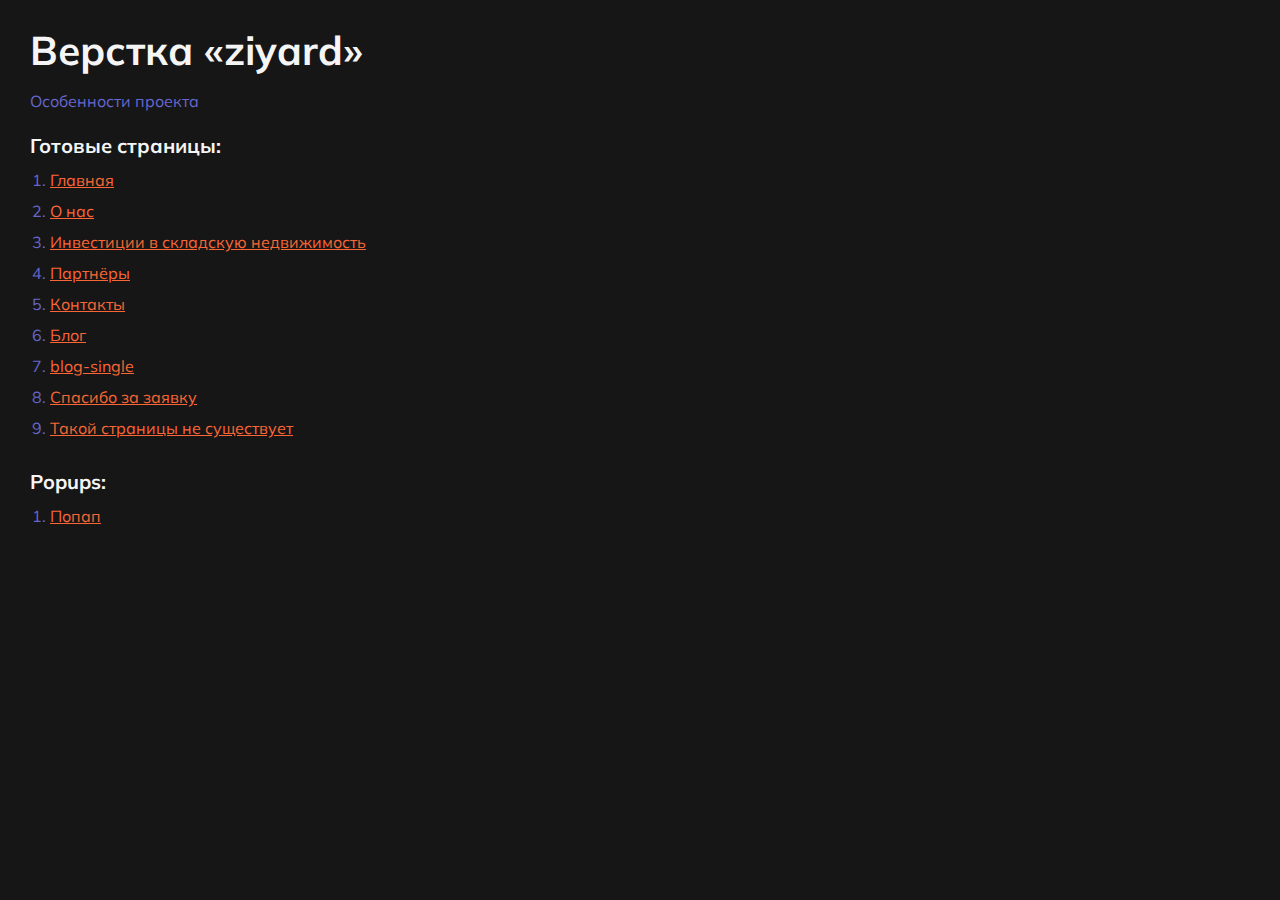
<file: index.html>
<!DOCTYPE html>
<html>

<head lang="ru">
	<meta charset="UTF-8">
	<meta name="viewport" content="width=device-width, initial-scale=1.0">
	<title>Верстка «ziyard»</title>
</head>

<body>
	<div class="rootpage">
		<div class="rootpage__pages">
			<h1>Верстка «ziyard»</h1>
			<div class="rootpage__info">
				Особенности проекта
			</div>
			<h2>Готовые страницы:</h2>
			<ol class="rootpage__list">
				<li><a target="_blank" href="home.html">Главная</a></li>
				<li><a target="_blank" href="about.html">О нас</a></li>
				<li><a target="_blank" href="investicii.html">Инвестиции в складскую недвижимость</a></li>
				<li><a target="_blank" href="partneram.html">Партнёры</a></li>
				<li><a target="_blank" href="contacts.html">Контакты</a></li>
				<li><a target="_blank" href="blog.html">Блог</a></li>
				<li><a target="_blank" href="blog-single.html">blog-single</a></li>
				<li><a target="_blank" href="thanks.html">Спасибо за заявку</a></li>
				<li><a target="_blank" href="404.html">Такой страницы не существует </a></li>
			</ol>
			<h2>Popups:</h2>
			<ol class="rootpage__list">
				<li><a target="_blank" href="home.html#call">Попап</a></li>
			</ol>
		</div>
	</div>
</body>
<style>
	@import url("https://fonts.googleapis.com/css?family=Mulish:regular,700&display=swap");

	:root {
		--white: #f5f5f5;
		--black: #161616;
		--orange: #fa6635;
		--purple: #66c;
		--txt: rgba(245, 245, 245, 0.8);
		--border: rgba(229, 229, 229, 0.4);
		--white-inactive: rgba(255, 255, 255, 0.6);
		--btn-hover: #e65221;
	}

	*,
	*::before,
	*::after {
		padding: 0;
		margin: 0;
		border: 0;
		box-sizing: border-box;
	}

	html,
	body {
		height: 100%;
		margin: 0;
		padding: 0;
		min-width: 320px;
		width: 100%;
		color: var(--purple);
		background-color: var(--black);
	}

	body {
		font-family: Mulish, sans-serif;
		line-height: 1;
		font-size: 1rem;
	}

	a {
		text-decoration: underline;
		color: var(--orange);
	}

	a:visited {
		text-decoration: underline;
		color: #aaa768;
	}

	a:hover {
		text-decoration: none;
	}

	ul li {
		list-style: none;
	}

	img {
		vertical-align: top;
	}

	.rootpage {
		padding: 30px;
	}

	.rootpage__pages {
		flex: 1 1 auto;
		display: flex;
		flex-direction: column;
		align-items: flex-start;
	}

	.rootpage__links {
		display: grid;
		gap: 30px;
		justify-content: center;
	}

	.rootpage__links-box {
		display: flex;
		gap: 30px;
	}

	.social-img {
		display: grid;
		grid-template-columns: repeat(2, 260px);
		align-items: center;
		justify-content: center;
		gap: 30px;
	}

	.social-img img {
		width: 260px;
		height: 300px;
	}

	.social-img p {
		text-align: center;
		font-size: .8rem;
		opacity: .4;
	}

	h1 {
		color: #f5f5f5;
		font-size: 2.5rem;
		margin: 0 0 1.25rem 0;
	}

	h2 {
		color: #f5f5f5;
		font-size: 1.25rem;
		margin: 0 0 1rem 0;
	}

	.rootpage__info {
		line-height: 140%;
		margin: 0 0 1.5rem 0;
	}

	.rootpage__list {
		margin: 0 0 2.25rem 1.25rem;
	}

	.rootpage__list li:not(:last-child) {
		margin: 0 0 15px 0;
	}

	.rootpage__contacts,
	.rootpage__tnx {
		padding: 20px 65px;
		line-height: 140%;
		max-width: 600px;
	}


	.rootpage__contacts {
		position: relative;
	}

	.rootpage__tnx:after,
	.rootpage__contacts:after {
		position: absolute;
		filter: blur(.5rem);
		opacity: .8;
		content: '';
		left: 0;
		top: 0;
		width: 100%;
		height: 100%;
	}

	.rootpage__contacts:after {
		background: #2d3fc2;
	}

	.rootpage__contacts a {
		color: #fff100;
	}

	.rootpage__tnx {
		position: relative;
	}

	.rootpage__tnx:after {
		background: #065c08;
	}

	h2,
	p {
		position: relative;
		z-index: 2;
	}

	@media (min-width: 767px) {
		.social-img p {
			grid-column: span 2;
		}
	}

	@media (max-width: 767px) {
		.rootpage {
			padding: 30px 15px;
		}

		h1 {
			font-size: 1.85rem;
			margin: 0 0 1.25rem 0;
		}

		h2 {
			font-size: 1.125rem;
			margin: 0 0 1rem 0;
		}

		.rootpage__contacts,
		.rootpage__tnx {
			padding: 20px;
		}

		.rootpage__links-box {
			flex-wrap: wrap;
			justify-content: center;
			text-align: center;
		}

		.social-img {
			justify-items: center;
			grid-template-columns: 1fr;
		}
	}

	@media (max-width: 480px) {

		.rootpage__tnx,
		.rootpage__contacts {
			width: 100%;
			padding: 20px;
			font-size: 14px;
		}

		h2 {
			margin-bottom: .55rem;
		}

		.rootpage__tnx,
		.rootpage__contacts {
			text-align: center;
		}

		.social-img img {
			width: 100%;
			height: auto;
		}
	}
</style>

</html>
</file>
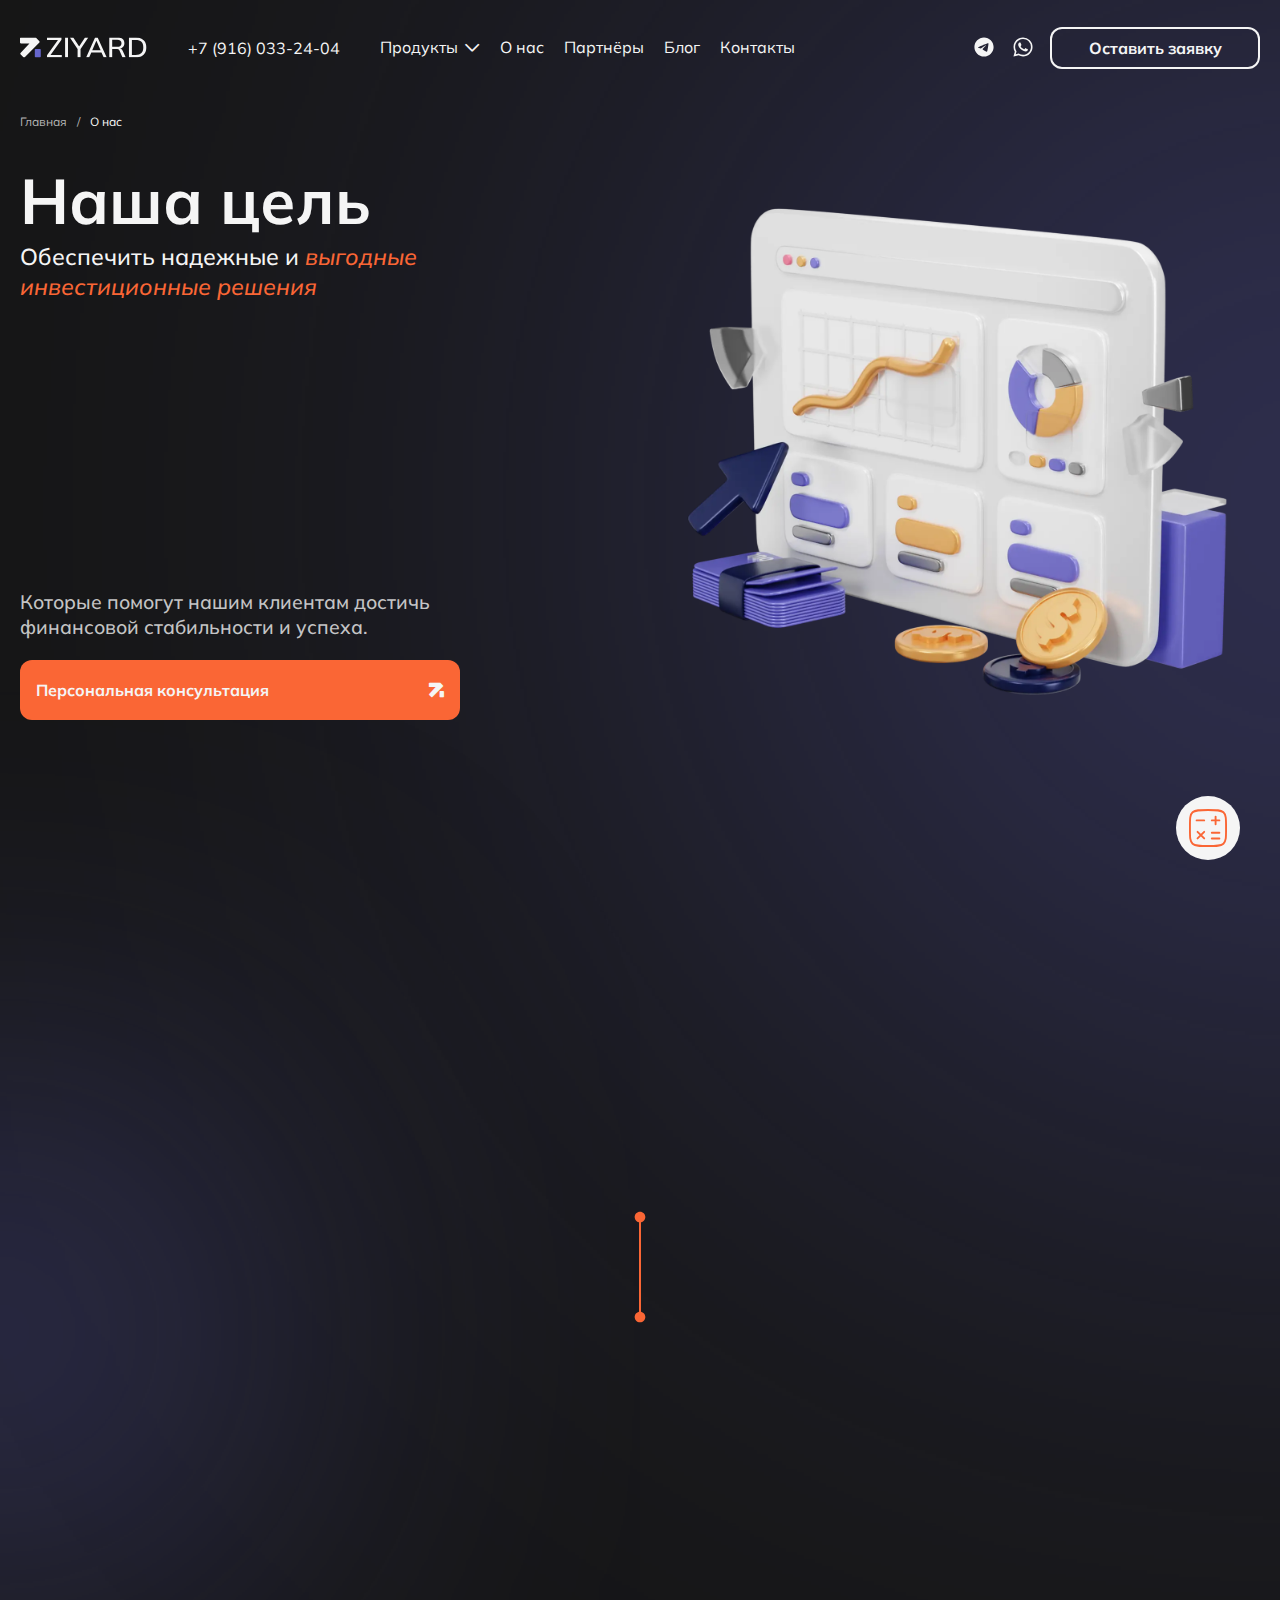
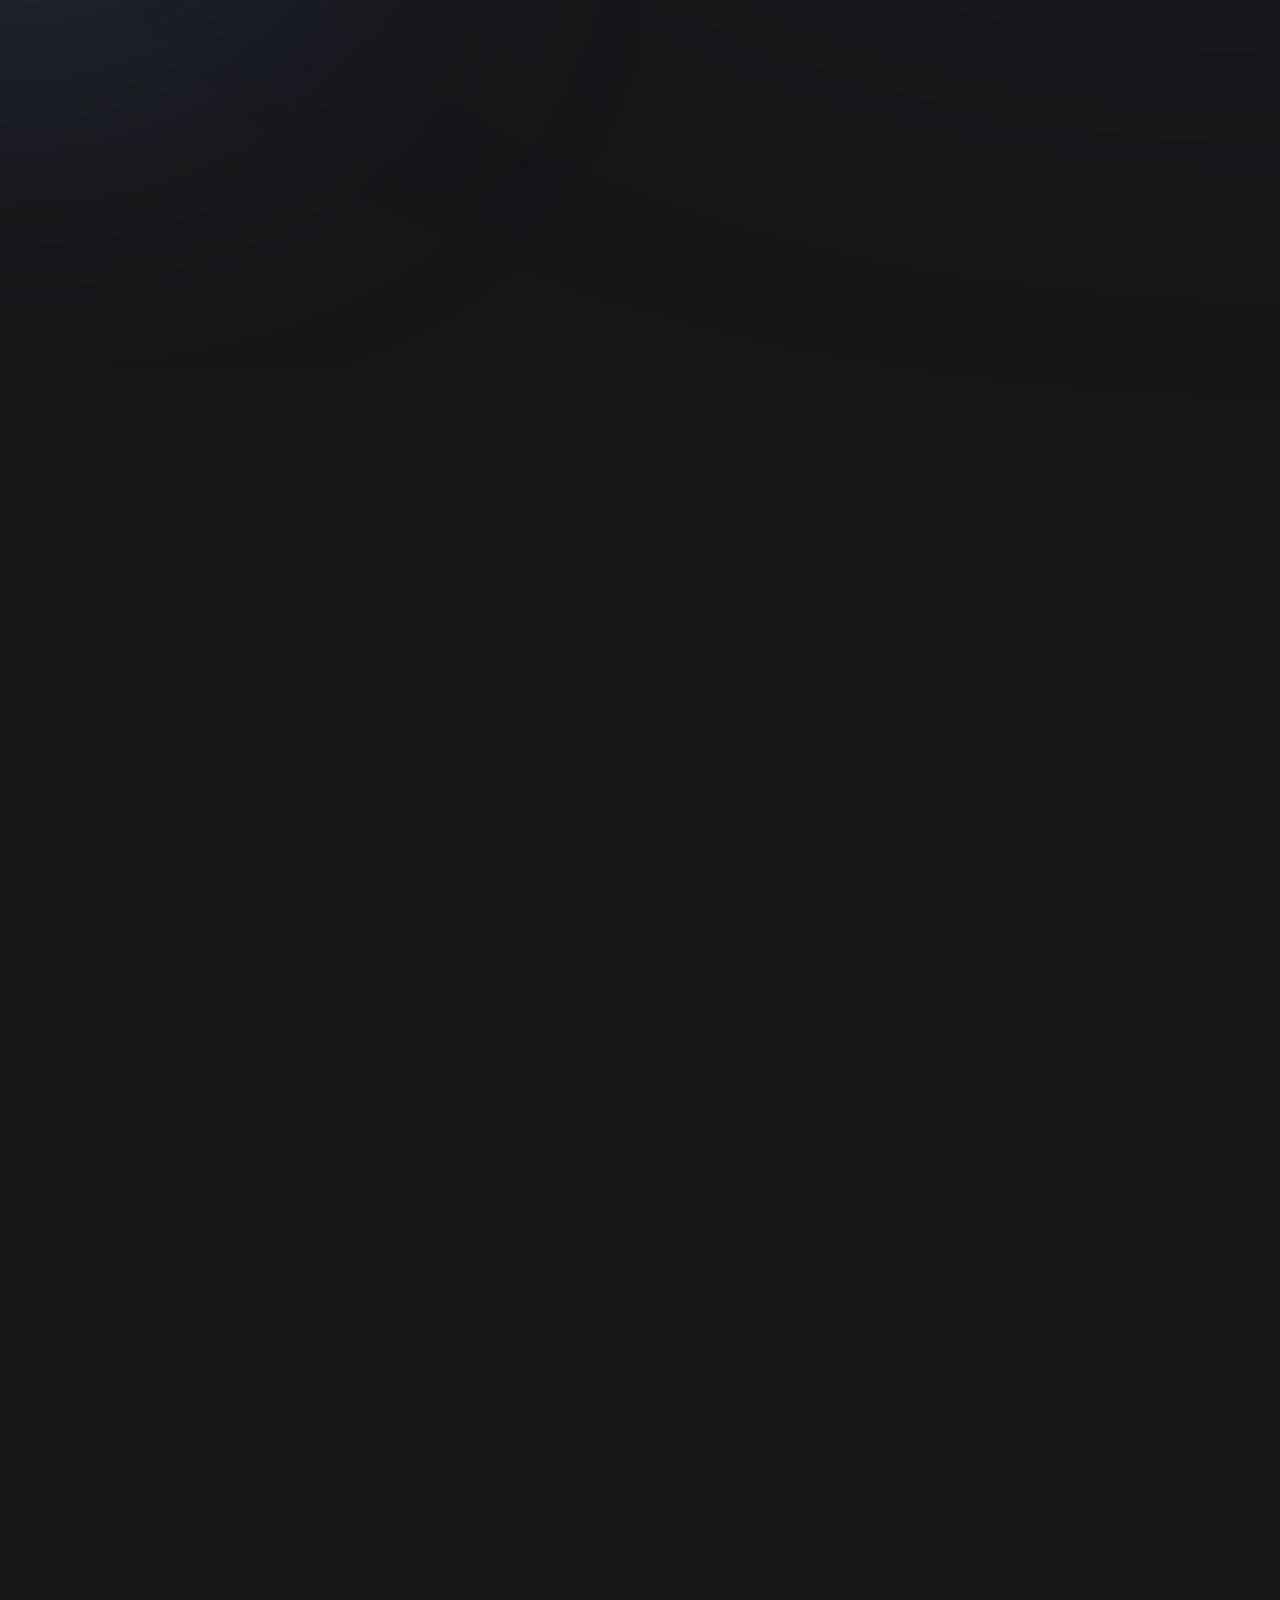
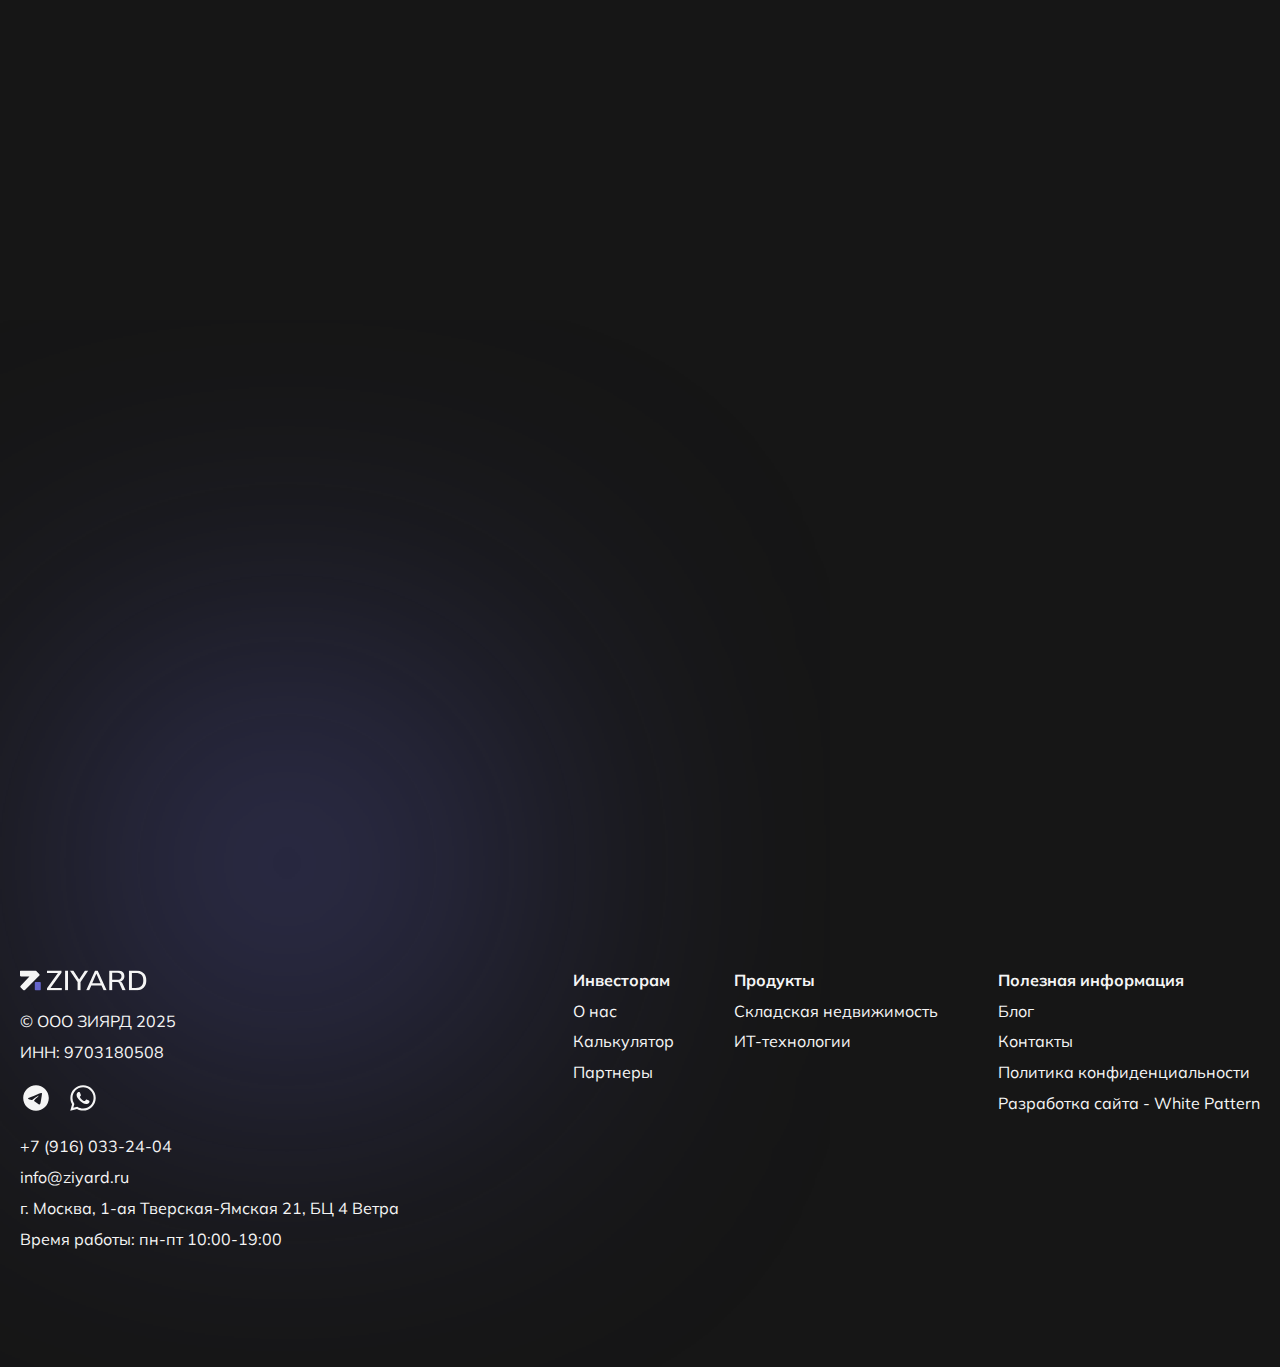
<file: about.html>
<!DOCTYPE html>
<html lang="ru">

<head>
	<title>О нас</title>
	<meta charset="UTF-8">
	<meta name="format-detection" content="telephone=no">
	<link rel="stylesheet" href="css/style.min.css">
	<link rel="shortcut icon" href="favicon.ico">
	<!-- <meta name="robots" content="noindex, nofollow"> -->
	<meta name="viewport" content="width=device-width, initial-scale=1.0">
	<!--	 <style>body{opacity: 0;}</style>-->
	<style>
		/* Начальное состояние */
		body {
			opacity: 0;
			transition: opacity 0.5s ease-in-out;
		}

		/* Класс, добавляемый после загрузки */
		html.loaded body {
			opacity: 1;
		}
	</style>
</head>

<body>
	<div class="wrapper">
		<header class="header wow animate__fadeInDown" data-scroll="220">
			<div class="header__container">
				<div class="header__left">
					<a href="/" class="header__logo logo"><img src="img/logo.svg" alt="Logo"></a>
					<a class="header__tel" href="tel:+7 (916) 033-24-04">+7 (916) 033-24-04</a>
					<div class="header__menu menu">
						<nav class="menu__body">
							<ul class="menu__list">
								<li class="menu__item has-submenu" data-spoilers="991.98">
									<a href="#" class="menu__link _icon-dropdown" data-spoiler>Продукты</a>
									<ul class="submenu">
										<li><a href="">Инвестиции в&nbsp;складскую недвижимость</a></li>
										<li><a href="">Стратегии прибыльных вложений в&nbsp;коммерческую недвижимость</a></li>
									</ul>
								</li>
								<li class="menu__item"><a href="#" class="menu__link">О нас</a></li>
								<li class="menu__item"><a href="#" class="menu__link">Партнёры</a></li>
								<li class="menu__item"><a href="#" class="menu__link">Блог</a></li>
								<li class="menu__item"><a href="#" class="menu__link">Контакты</a></li>
							</ul>
							<div class="menu__body-mobile">
							</div>
						</nav>
					</div>
				</div>
				<div class="header__right">
					<div class="header__social social" data-da=".menu__body-mobile, 991.98,last">
						<a href="" class="social__item">
							<svg>
								<use xlink:href="img/icons/icons.svg#tg"></use>
							</svg>
						</a>
						<a href="" class="social__item">
							<svg>
								<use xlink:href="img/icons/icons.svg#wp"></use>
							</svg>
						</a>
					</div>
					<button class="header__btn button button_outline" data-popup="#call" data-da=".menu__body-mobile, 991.98,last" type="button">Оставить заявку
					</button>
					<button type="button" class="menu__icon icon-menu"><span></span></button>
				</div>
				<div class="header__submenu">
					<div class="solution-inner">
						<div class="solution-inner__item item-solution wow animate__fadeInUp">
							<div class="item-solution__top">
								<div class="item-solution__title title title_h3">Инвестиции в&nbsp;складскую <br>
									недвижимость
								</div>
								<div class="item-solution__text">Это надёжный способ вложения, который обеспечивает
									<span>стабильный доход до&nbsp;45%.</span> Высокий спрос на&nbsp;складские помещения
									даёт гарантии
									востребованности и&nbsp;перспективу роста данного рынка. Работая с&nbsp;проверенными
									застройщиками, мы подбираем лучшие объекты для&nbsp;надёжности и&nbsp;прибыльности ваших
									вложений.
								</div>
							</div>
							<a href="" class="item-solution__link streched-link _icon-arrow"></a>
							<img src="img/solution/01.webp" alt="Image" class="item-solution__img">
						</div>
						<div class="solution-inner__item item-solution wow animate__fadeInUp">
							<div class="item-solution__top">
								<div class="item-solution__title title title_h3">Вложения в&nbsp;ИТ-технологии <br> для
									управления
									недвижимостью
								</div>
								<div class="item-solution__text">
									Мы видим большой потенциал в&nbsp;цифровизации процесса аренды недвижимости. Новые
									технологии
									трансформируют рынок сдачи внаём, упрощая процессы и&nbsp;создавая новые возможности
									для получения дохода. Вложения в&nbsp;эту сферу позволяют диверсифицировать ваш портфель
									и&nbsp;сделать стратегически важный шаг к&nbsp;росту доходности вложений в&nbsp;самой
									трендовой
									отрасли.
								</div>
							</div>
							<a href="" class="item-solution__link streched-link _icon-arrow"></a>
							<img src="img/solution/02.webp" alt="Image" class="item-solution__img">
						</div>
					</div>
				</div>
			</div>
		</header>

		<main class="page">
			<nav class="breadcrumbs wow animate__fadeInUp">
				<div class="breadcrumbs__container">
					<ul class="breadcrumbs__list">
						<li class="breadcrumbs__item"><a href="" class="breadcrumbs__link">Главная</a></li>
						<li class="breadcrumbs__item"><span class="breadcrumbs__current">О нас</span>
						</li>
					</ul>
				</div>
			</nav>
			<section class="hero hero_inner section-bottom">
				<svg class="hero__dec" viewBox="0 0 3508 3508" fill="none" xmlns="http://www.w3.org/2000/svg" preserveAspectRatio="xMidYMid meet">
					<g filter="url(#filter0_f_176_30)">
						<circle cx="1754" cy="1754" r="453" fill="#6666CC" />
					</g>

					<defs>
						<filter id="filter0_f_176_30" x="0.512085" y="0.512085" filterUnits="userSpaceOnUse" color-interpolation-filters="sRGB">
							<feGaussianBlur in="SourceGraphic" stdDeviation="1" />
							<feFlood flood-opacity="0" result="BackgroundImageFix" />
							<feBlend mode="normal" in="SourceGraphic" in2="BackgroundImageFix" result="shape" />
							<feGaussianBlur stdDeviation="550" />
						</filter>
					</defs>
				</svg>
				<div class="hero__container">
					<div class="hero__info info-hero">
						<div class="info-hero__top wow animate__fadeInUp">
							<h1 class="info-hero__title">Наша цель </h1>
							<div class="info-hero__text title title_h4 _default">Обеспечить надежные и <i>выгодные <br>
									инвестиционные решения</i>
							</div>
						</div>
						<div class="info-hero__bottom wow animate__fadeInUp">
							<div class="text-xl">Которые помогут нашим клиентам достичь финансовой стабильности и успеха.
							</div>
							<button class="info-hero__btn button button_icon _icon-arrow" data-popup="#call" type="button">
								Персональная консультация
							</button>
						</div>
					</div>
					<div class="hero__img wow animate__fadeInUp" data-da=".hero__info, 767.98,1">
						<img class="ibg" src="img/about/about-img.webp" alt="Image">
					</div>
				</div>
			</section>
			<section class="about section-bottom">
				<img src="img/about-blur.svg" alt="Image" class="about__blur">
				<div class="about__container">
					<div class="about__wrapper">
						<h2 class="about__title title title_h2 wow animate__fadeInUp"><i>О нас</i></h2>
						<div class="about__accent-text title title_h3 wow animate__fadeInUp">Наша миссия&nbsp;—
							содействовать росту и&nbsp;развитию
							наших клиентов
							через профессиональные финансовые решения и&nbsp;индивидуальный подход.
						</div>
						<div class="about__text text-main wow animate__fadeInUp">Компания Ziyard создана для&nbsp;оказания
							услуг финансового
							консультанта
							и&nbsp;агента. Мы работаем в&nbsp;сфере долгосрочных вложений более 6&nbsp;лет. Организуем
							взаимовыгодные
							инвестиции для&nbsp;наших ключевых партнёров с&nbsp;доходностью в&nbsp;среднем 40% для&nbsp;конечных
							инвесторов.
							Основное направление работы связано с&nbsp;финансированием перспективных проектов надёжных
							застройщиков
							и&nbsp;ИТ-технологий в&nbsp;сфере недвижимости. В&nbsp;условиях дефицита надёжных инвестиционных
							инструментов
							в&nbsp;России, наша компания, одна из&nbsp;немногих, реализует рабочие стратегии по&nbsp;увеличению
							вашего
							капитала. Мы инвестируем в&nbsp;реальные активы с&nbsp;минимальными рисками и&nbsp;гарантированным
							спросом&nbsp;—
							складскую недвижимость.
						</div>
					</div>
					<div class="about__dec">
						<img src="img/about/dec-about.svg" alt="Image">
					</div>
					<div class="about__info info-about wow animate__fadeInUp">
						<div class="info-about__text text-main">
							Наш опыт позволяет точно определять тенденции и&nbsp;выстраивать грамотные концепции. Команда
							Ziyard
							состоит из&nbsp;высококлассных экспертов с&nbsp;опытом работы в&nbsp;финансовой сфере не&nbsp;менее
							10&nbsp;лет и&nbsp;сертификатами ФСФР 1.0&nbsp;и&nbsp;5.0. Каждый клиент получает персональный
							расчёт
							риск-менеджмента и&nbsp;money-менеджмента, который выполняется быстро и&nbsp;профессионально
							благодаря полной автоматизации процессов.
						</div>
						<div class="info-about__img">
							<img src="img/about/about-info-img.webp" alt="Image" class="ibg">
						</div>
					</div>
				</div>
			</section>
			<section class="faq section-bottom">
				<div class="faq__container">
					<div class="faq__block block-text wow animate__fadeInUp">
						<h2 class="block-text__title title title_h2 _default">Преимущества <i>работы с&nbsp;нами</i></h2>
					</div>
					<div class="faq__info spollers spollers_benefits">
						<div class="spollers__item wow animate__fadeInUp">
							<div class="spollers__title title title_h3">
								<i class="spollers__icon icon"><img src="img/icons/faq/06.svg" alt="Image"></i>
								<strong>Удобство и функциональность:</strong>
								<small>01</small>
							</div>
							<div class="spollers__body">
								<div class="text-main color-txt">
									мы делаем процесс инвестирования максимально комфортным для вас.
								</div>
							</div>
						</div>
						<div class="spollers__item wow animate__fadeInUp">
							<div class="spollers__title title title_h3">
								<i class="spollers__icon icon"><img src="img/icons/faq/07.svg" alt="Image"></i>
								<strong>Прозрачное регулирование и лицензии:</strong>
								<small>02</small>
							</div>
							<div class="spollers__body">
								<div class="text-main color-txt">
									ваша уверенность и безопасность — наш приоритет.
								</div>
							</div>
						</div>
						<div class="spollers__item wow animate__fadeInUp">
							<div class="spollers__title title title_h3">
								<i class="spollers__icon icon"><img src="img/icons/faq/01.svg" alt="Image"></i>
								<strong>Создание инвестиционных стратегий:</strong>
								<small>03</small>
							</div>
							<div class="spollers__body">
								<div class="text-main color-txt">
									наши экспертность и&nbsp;опыт — основа успеха ваших инвестиций.
								</div>
							</div>
						</div>
						<div class="spollers__item wow animate__fadeInUp">
							<div class="spollers__title title title_h3">
								<i class="spollers__icon icon"><img src="img/icons/faq/08.svg" alt="Image"></i>
								<strong>Минимальный порог входа</strong>
								<small>04</small>
							</div>
							<div class="spollers__body">
								<div class="text-main color-txt">
									начать инвестировать с нами может каждый.
								</div>
							</div>
						</div>
						<div class="spollers__item wow animate__fadeInUp">
							<div class="spollers__title title title_h3">
								<i class="spollers__icon icon"><img src="img/icons/faq/05.svg" alt="Image"></i>
								<strong>Поддержка 24/7</strong>
								<small>05</small>
							</div>
							<div class="spollers__body">
								<div class="text-main color-txt">
									мы всегда на связи для ваших вопросов и&nbsp;консультаций.
								</div>
							</div>
						</div>
						<div class="spollers__item wow animate__fadeInUp">
							<div class="spollers__title title title_h3">
								<i class="spollers__icon icon"><img src="img/icons/faq/05.svg" alt="Image"></i>
								<strong>Обучение для новичков:</strong>
								<small>06</small>
							</div>
							<div class="spollers__body">
								<div class="text-main color-txt">
									погружение в&nbsp;мир инвестиций быстро и&nbsp;эффективно.
								</div>
							</div>
						</div>
						<div class="spollers__item wow animate__fadeInUp">
							<div class="spollers__title title title_h3">
								<i class="spollers__icon icon"><img src="img/icons/faq/05.svg" alt="Image"></i>
								<strong>Аудит безопасности:</strong>
								<small>07</small>
							</div>
							<div class="spollers__body">
								<div class="text-main color-txt">
									ваши вложения под надежной защитой.
								</div>
							</div>
						</div>
						<div class="spollers__item wow animate__fadeInUp">
							<div class="spollers__title title title_h3">
								<i class="spollers__icon icon"><img src="img/icons/faq/05.svg" alt="Image"></i>
								<strong>Значимые партнерства: </strong>
								<small>08</small>
							</div>
							<div class="spollers__body">
								<div class="text-main color-txt">
									работаем только с проверенными и надежными партнерами.
								</div>
							</div>
						</div>
						<div class="spollers__item wow animate__fadeInUp">
							<div class="spollers__title title title_h3">
								<i class="spollers__icon icon"><img src="img/icons/faq/05.svg" alt="Image"></i>
								<strong>Гибкие условия:</strong>
								<small>09</small>
							</div>
							<div class="spollers__body">
								<div class="text-main color-txt">
									индивидуальный подход к&nbsp;каждому инвестору.
								</div>
							</div>
						</div>
						<div class="spollers__item wow animate__fadeInUp">
							<div class="spollers__title title title_h3">
								<i class="spollers__icon icon"><img src="img/icons/faq/05.svg" alt="Image"></i>
								<strong>Отчетность:</strong>
								<small>10</small>
							</div>
							<div class="spollers__body">
								<div class="text-main color-txt">
									полный контроль за&nbsp;вашими инвестициями.
								</div>
							</div>
						</div>
					</div>
					<div class="block-action wow animate__fadeInUp">
						<div class="block-action__text title title_h3">
							Наше сотрудничество подтверждает трехсторонний договор, который гарантирует надежность и
							прозрачность ваших инвестиций с Ziyard.
						</div>
						<div class="block-action__btn">
							<button class="button button_icon _icon-arrow button--fw" data-popup="#call" type="button">
								Оставить заявку
							</button>
						</div>
					</div>
				</div>
			</section>
			<section class="about-block section-margin-bottom wow animate__fadeInUp" style="background-image: url(img/about/about-block-bg.svg);">
				<div class="about-block__container">
					<h2 class="about-block__title title title_h2">Срок инвестиций от&nbsp;12&nbsp;месяцев <i>с&nbsp;доходностью от&nbsp;35%</i> </h2>
					<div class="about-block__text title title_h4">Эти условия уникальны и&nbsp;доступны только сейчас, в&nbsp;условиях повышенного спроса на&nbsp;складскую недвижимость. Не&nbsp;упустите шанс стать частью успешного тренда&nbsp;— действуйте быстрее, чтобы&nbsp;обеспечить своё место в&nbsp;этом прибыльном сегменте рынка!</div>
					<div class="about-block__action">
						<button class="button button_icon _icon-arrow button--fw" data-popup="#call" type="button">
							Связаться с нами
						</button>
					</div>
				</div>
			</section>

			<section class="feedback">
				<img src="img/feedback-blur.svg" alt="Image" class="feedback__blur">
				<div class="feedback__container">
					<div class="feedback__block wow animate__fadeInUp">
						<h2 class="feedback__title title title_h2">Мы рады вашему <i>интересу к Ziyard!</i></h2>
						<div class="feedback__text text-xl">Оставьте данные, и&nbsp;наш менеджер свяжется с&nbsp;вами в&nbsp;течение
							24&nbsp;часов, чтобы ответить на&nbsp;вопросы и&nbsp;предложить лучшие инвестиционные решения.
						</div>
					</div>
					<div class="feedback__form form">
						<form action="">
							<div class="form__inner">
								<div class="form__row wow animate__fadeInUp">
									<label for="name" class="form__label title title_h3">Имя</label>
									<div class="form__input">
										<input id="name" type="text" placeholder="" class="input">
									</div>
								</div>
								<div class="form__row wow animate__fadeInUp">
									<label for="phone" class="form__label title title_h3">Телефон</label>
									<div class="form__input">
										<input type="text" id="phone" placeholder="+7 (999) 999-99-99" class="input js-tel">
									</div>

								</div>
								<div class="form__row wow animate__fadeInUp">
									<div class="checkbox">
										<input id="c_" data-error="Ошибка" checked class="checkbox__input" type="checkbox" value="1" name="form[]">
										<label for="c_" class="checkbox__label">
											<span class="checkbox__text color-txt">Я согласен(на) с <a href="">Политикой конфиденциальности</a> и&nbsp;даю согласие на&nbsp;обработку персональных данных</span>
										</label>
									</div>
								</div>
								<div class="form__row wow animate__fadeInUp">
									<button class="form__button button button_icon _icon-arrow" data-popup="#call" type="submit">Заказать
										обратный
										звонок
									</button>
								</div>
							</div>
						</form>
					</div>
				</div>
			</section>

		</main>
		<footer class="footer">
			<div class="footer__container">
				<div class="footer__info">
					<a href="/" class="footer__logo logo"><img src="img/logo.svg" alt="Logo"></a>

					<ul class="footer__text text-main">
						<li> © ООО ЗИЯРД 2025</li>
						<li>ИНН: 9703180508</li>
					</ul>
					<div class="footer__social social">
						<a href="" class="social__item">
							<svg>
								<use xlink:href="img/icons/icons.svg#tg"></use>
							</svg>
						</a>
						<a href="" class="social__item">
							<svg>
								<use xlink:href="img/icons/icons.svg#wp"></use>
							</svg>
						</a>
					</div>
					<ul class="footer__text text-main">
						<li>
							<a class="link" href="tel:+79160332404">+7 (916) 033-24-04</a>
						</li>
						<li>
							<a class="link" href="mailto:info@ziyard.ru">info@ziyard.ru</a>
						</li>
						<li>
							г.&nbsp;Москва, 1-ая&nbsp;Тверская-Ямская 21, БЦ 4&nbsp;Ветра
						</li>
						<li>
							Время работы: пн-пт 10:00-19:00
						</li>
					</ul>
				</div>
				<div class="footer__menu menu-footer">
					<div class="menu-footer__col">
						<div class="menu-footer__title text-main">Инвесторам</div>
						<ul>
							<li><a class="link" href="">О нас</a></li>
							<li><a class="link" href="">Калькулятор</a></li>
							<li><a class="link" href="">Партнеры</a></li>
						</ul>
					</div>
					<div class="menu-footer__col">
						<div class="menu-footer__title text-main">Продукты</div>
						<ul>
							<li><a class="link" href="">Складская недвижимость</a></li>
							<li><a class="link" href=""> ИТ-технологии </a></li>
						</ul>
					</div>
					<div class="menu-footer__col">
						<div class="menu-footer__title text-main">Полезная информация</div>
						<ul>
							<li><a class="link" href="">Блог</a></li>
							<li><a class="link" href="">Контакты</a></li>
							<li><a class="link" href="">Политика конфиденциальности</a></li>
							<li><a class="link" href="https://whitepattern.ru/" rel="nofollow" target="_blank">
									Разработка сайта - White Pattern</a></li>
						</ul>
					</div>
				</div>
			</div>
		</footer>

	</div>
	<button class="widget" type="button" data-popup="#calc">
		<svg>
			<use xlink:href="img/icons/icons.svg#calc"></use>
		</svg>
	</button>

	<div id="calc" aria-hidden="true" class="popup popup_calc">
		<div class="popup__wrapper">
			<div class="popup__content">
				<img src="img/popup-blur.svg" alt="Image" class="popup__blur">
				<button data-close type="button" class="popup__close">
					<svg width="30" height="30" viewBox="0 0 30 30" fill="none" xmlns="http://www.w3.org/2000/svg">
						<path d="M15 16.75L8.875 22.875C8.64583 23.1042 8.35417 23.2188 8 23.2188C7.64583 23.2188 7.35417 23.1042 7.125 22.875C6.89583 22.6458 6.78125 22.3542 6.78125 22C6.78125 21.6458 6.89583 21.3542 7.125 21.125L13.25 15L7.125 8.875C6.89583 8.64583 6.78125 8.35417 6.78125 8C6.78125 7.64583 6.89583 7.35417 7.125 7.125C7.35417 6.89583 7.64583 6.78125 8 6.78125C8.35417 6.78125 8.64583 6.89583 8.875 7.125L15 13.25L21.125 7.125C21.3542 6.89583 21.6458 6.78125 22 6.78125C22.3542 6.78125 22.6458 6.89583 22.875 7.125C23.1042 7.35417 23.2188 7.64583 23.2188 8C23.2188 8.35417 23.1042 8.64583 22.875 8.875L16.75 15L22.875 21.125C23.1042 21.3542 23.2188 21.6458 23.2188 22C23.2188 22.3542 23.1042 22.6458 22.875 22.875C22.6458 23.1042 22.3542 23.2188 22 23.2188C21.6458 23.2188 21.3542 23.1042 21.125 22.875L15 16.75Z" fill="#F5F5F5" />
					</svg>
				</button>
				<div class="popup__text">
					<section class="calc">
						<div class="calc__container">
							<div class="calc__row">
								<div class="calc__col">
									<h2 class="calc__title title title_h2">Оцените потенциал
										<i>роста вашего капитала!</i>
									</h2>
									<div class="calc__text title title_h4">Зарабатывайте до <span>45%</span> в&nbsp;год</div>
								</div>
								<div class="calc__col">
									<div class="text-xl">Предлагаем вам уникальную возможность увеличить свой капитал. С&nbsp;нами
										дивиденды будут поступать дважды в&nbsp;год, что позволит вам максимально эффективно
										управлять
										своими финансами.
									</div>
								</div>
							</div>
							<div class="calc__wrapper calculation">
								<div class="calculation__row">
									<div class="calculation__col ">
										<div class="calculation__title title title_h3">
											Сумма инвестиций, ₽
										</div>
										<div class="calculation__input">
											<input class="input slider-value" type="text" readonly>
											<div class="range"></div>
											<div class="calculation__values">
												<small class="min-value"></small>
												<small class="max-value"></small>
											</div>
										</div>
									</div>
									<div class="calculation__col ">
										<div class="calculation__title title title_h3">
											Срок вложений, мес
										</div>
										<select name="form[]" data-class-modif="">
											<option value="12">12</option>
											<option value="24" selected>24</option>
											<option value="36">36</option>
											<option value="48">48</option>
											<option value="60">60</option>
										</select>
									</div>
								</div>
								<div class="calculation__row">
									<div class="calculation__result result-calculation">
										<div class="result-calculation__col ">
											<div class="result-calculation__title title title_h3">Мой ежегодный доход,&nbsp;₽</div>
											<div class="result-calculation__text js-result-every-year">18 583</div>
										</div>
										<div class="result-calculation__col ">
											<div class="result-calculation__title title title_h3">Мои дивиденды,&nbsp;₽</div>
											<div class="result-calculation__text js-result-dividends">8 583</div>
										</div>
									</div>
								</div>
							</div>
							<div class="calc__row">
								<div class="calc__col ">
									<button class="calc__btn button button_icon _icon-arrow" type="button" data-popup="#call">Заказать обратный
										звонок
									</button>
								</div>
								<div class="calc__col ">
									<div class="text-main color-txt">
										Свяжитесь с&nbsp;нами, чтобы обсудить выгодные инвестиционные стратегии и&nbsp;получить
										квалифицированную консультацию от&nbsp;экспертов Ziyard. Мы&nbsp;готовы помочь вам достичь
										финансового успеха!
									</div>
								</div>
							</div>
						</div>
					</section>
				</div>
			</div>
		</div>
	</div>

	<button class="btn-up" type="button" data-goto=".wrapper">
		<svg>
			<use xlink:href="img/icons/icons.svg#ar-up"></use>
		</svg>
	</button>

	<div id="call" aria-hidden="true" class="popup">
		<div class="popup__wrapper">
			<div class="popup__content">
				<img src="img/popup-blur.svg" alt="Image" class="popup__blur">
				<button data-close type="button" class="popup__close">
					<svg width="30" height="30" viewBox="0 0 30 30" fill="none" xmlns="http://www.w3.org/2000/svg">
						<path d="M15 16.75L8.875 22.875C8.64583 23.1042 8.35417 23.2188 8 23.2188C7.64583 23.2188 7.35417 23.1042 7.125 22.875C6.89583 22.6458 6.78125 22.3542 6.78125 22C6.78125 21.6458 6.89583 21.3542 7.125 21.125L13.25 15L7.125 8.875C6.89583 8.64583 6.78125 8.35417 6.78125 8C6.78125 7.64583 6.89583 7.35417 7.125 7.125C7.35417 6.89583 7.64583 6.78125 8 6.78125C8.35417 6.78125 8.64583 6.89583 8.875 7.125L15 13.25L21.125 7.125C21.3542 6.89583 21.6458 6.78125 22 6.78125C22.3542 6.78125 22.6458 6.89583 22.875 7.125C23.1042 7.35417 23.2188 7.64583 23.2188 8C23.2188 8.35417 23.1042 8.64583 22.875 8.875L16.75 15L22.875 21.125C23.1042 21.3542 23.2188 21.6458 23.2188 22C23.2188 22.3542 23.1042 22.6458 22.875 22.875C22.6458 23.1042 22.3542 23.2188 22 23.2188C21.6458 23.2188 21.3542 23.1042 21.125 22.875L15 16.75Z" fill="#F5F5F5" />
					</svg>
				</button>
				<div class="popup__text">
					<div class="popup-inner">
						<div class="popup-inner__title title title_h2">Оцените потенциал <i>роста вашего капитала!</i></div>
						<div class="popup-inner__text title title_h4">
							Зарабатывайте до <span>45%</span> в&nbsp;год
						</div>
						<div class="popup-inner__form form">
							<form action="">
								<div class="form__inner">
									<div class="form__row ">
										<label for="p-name" class="form__label title title_h3">Имя</label>
										<div class="form__input">
											<input id="p-name" type="text" placeholder="" class="input">
										</div>
									</div>
									<div class="form__row ">
										<label for="p-phone" class="form__label title title_h3">Телефон</label>
										<div class="form__input">
											<input type="text" id="p-phone" placeholder="+7 (999) 999-99-99" class="input js-tel">
										</div>

									</div>
									<div class="form__row ">
										<div class="checkbox">
											<input id="pc_0" checked data-error="Ошибка" class="checkbox__input" type="checkbox" value="1" name="form[]">
											<label for="pc_0" class="checkbox__label">
												<span class="checkbox__text color-txt">Я согласен(на) с <a href="">Политикой конфиденциальности</a> и&nbsp;даю согласие на&nbsp;обработку персональных данных</span>
											</label>
										</div>
									</div>
									<div class="form__row ">
										<button class="form__button button button_icon _icon-arrow" data-popup="#call" type="submit">Заказать
											обратный
											звонок
										</button>
									</div>
								</div>
							</form>
						</div>
					</div>
				</div>
			</div>
		</div>
	</div>

	<script src="js/app.min.js"></script>
</body>

</html>
</file>
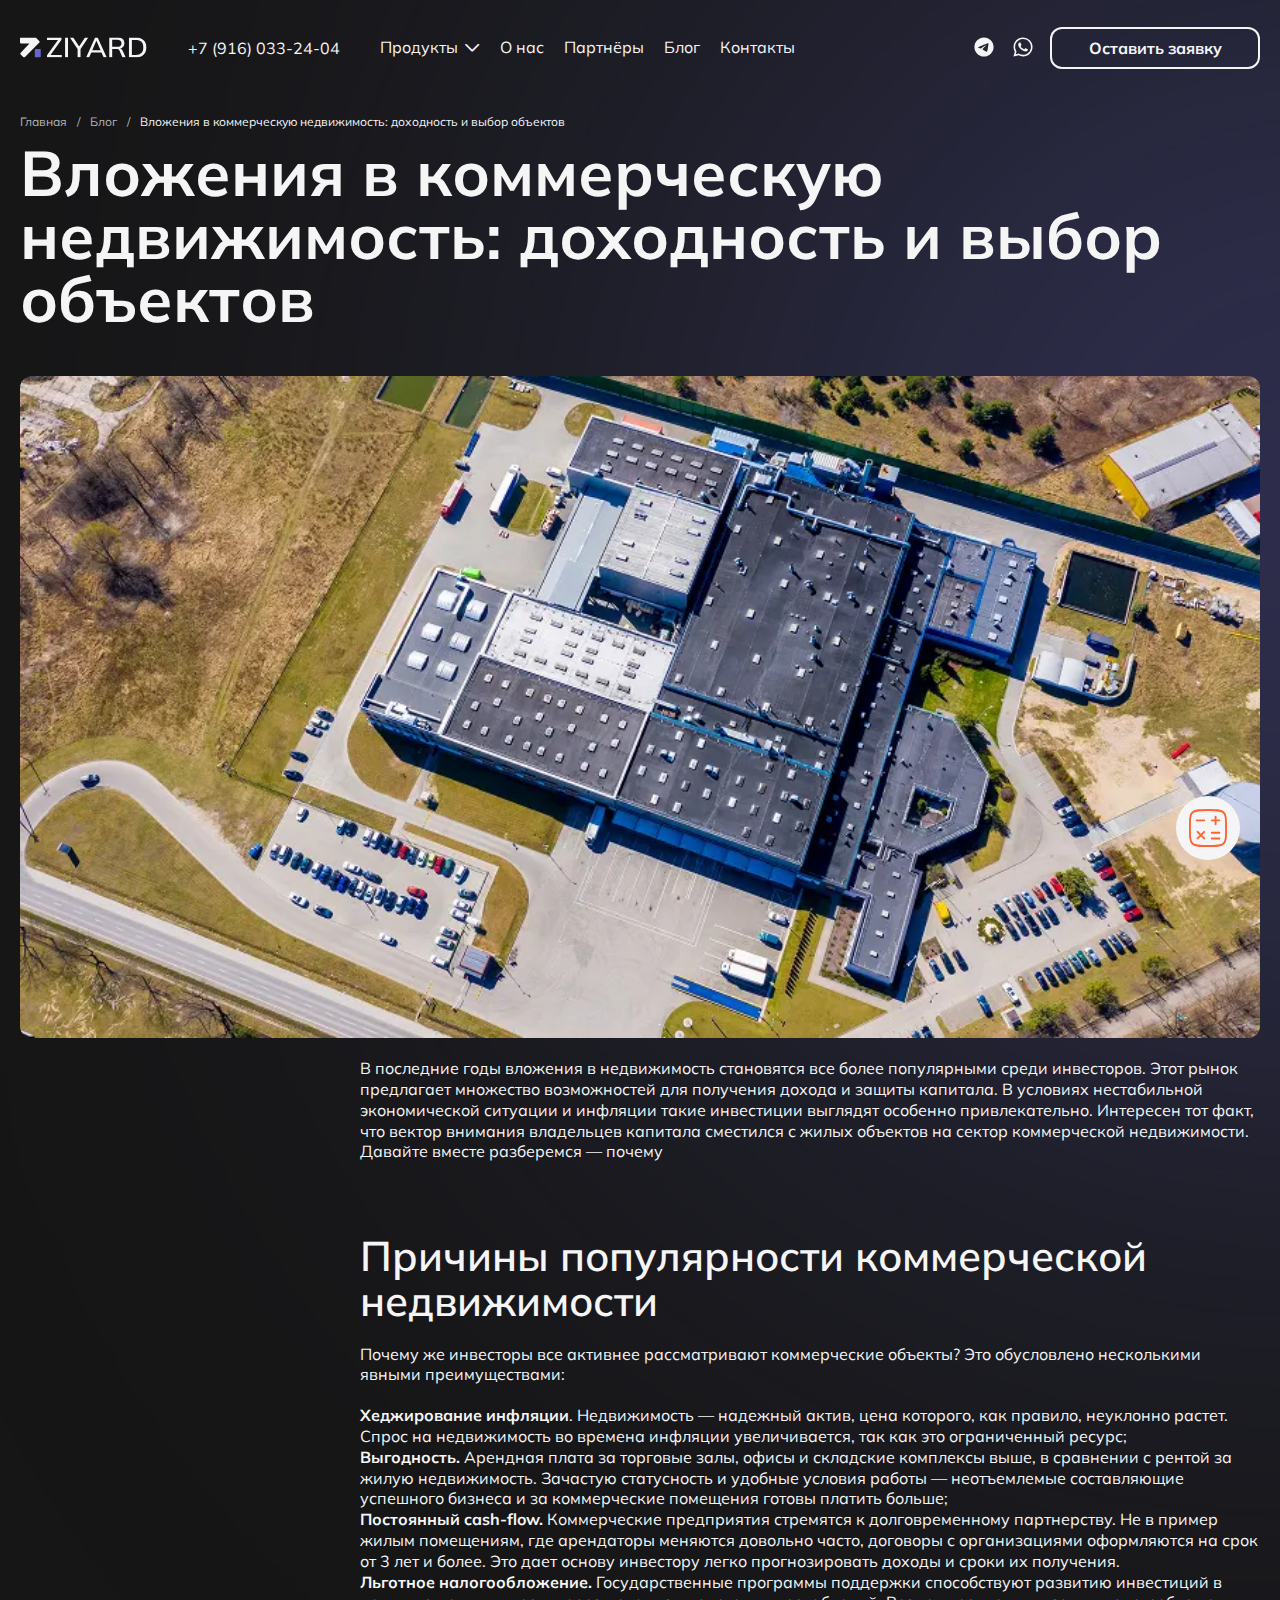
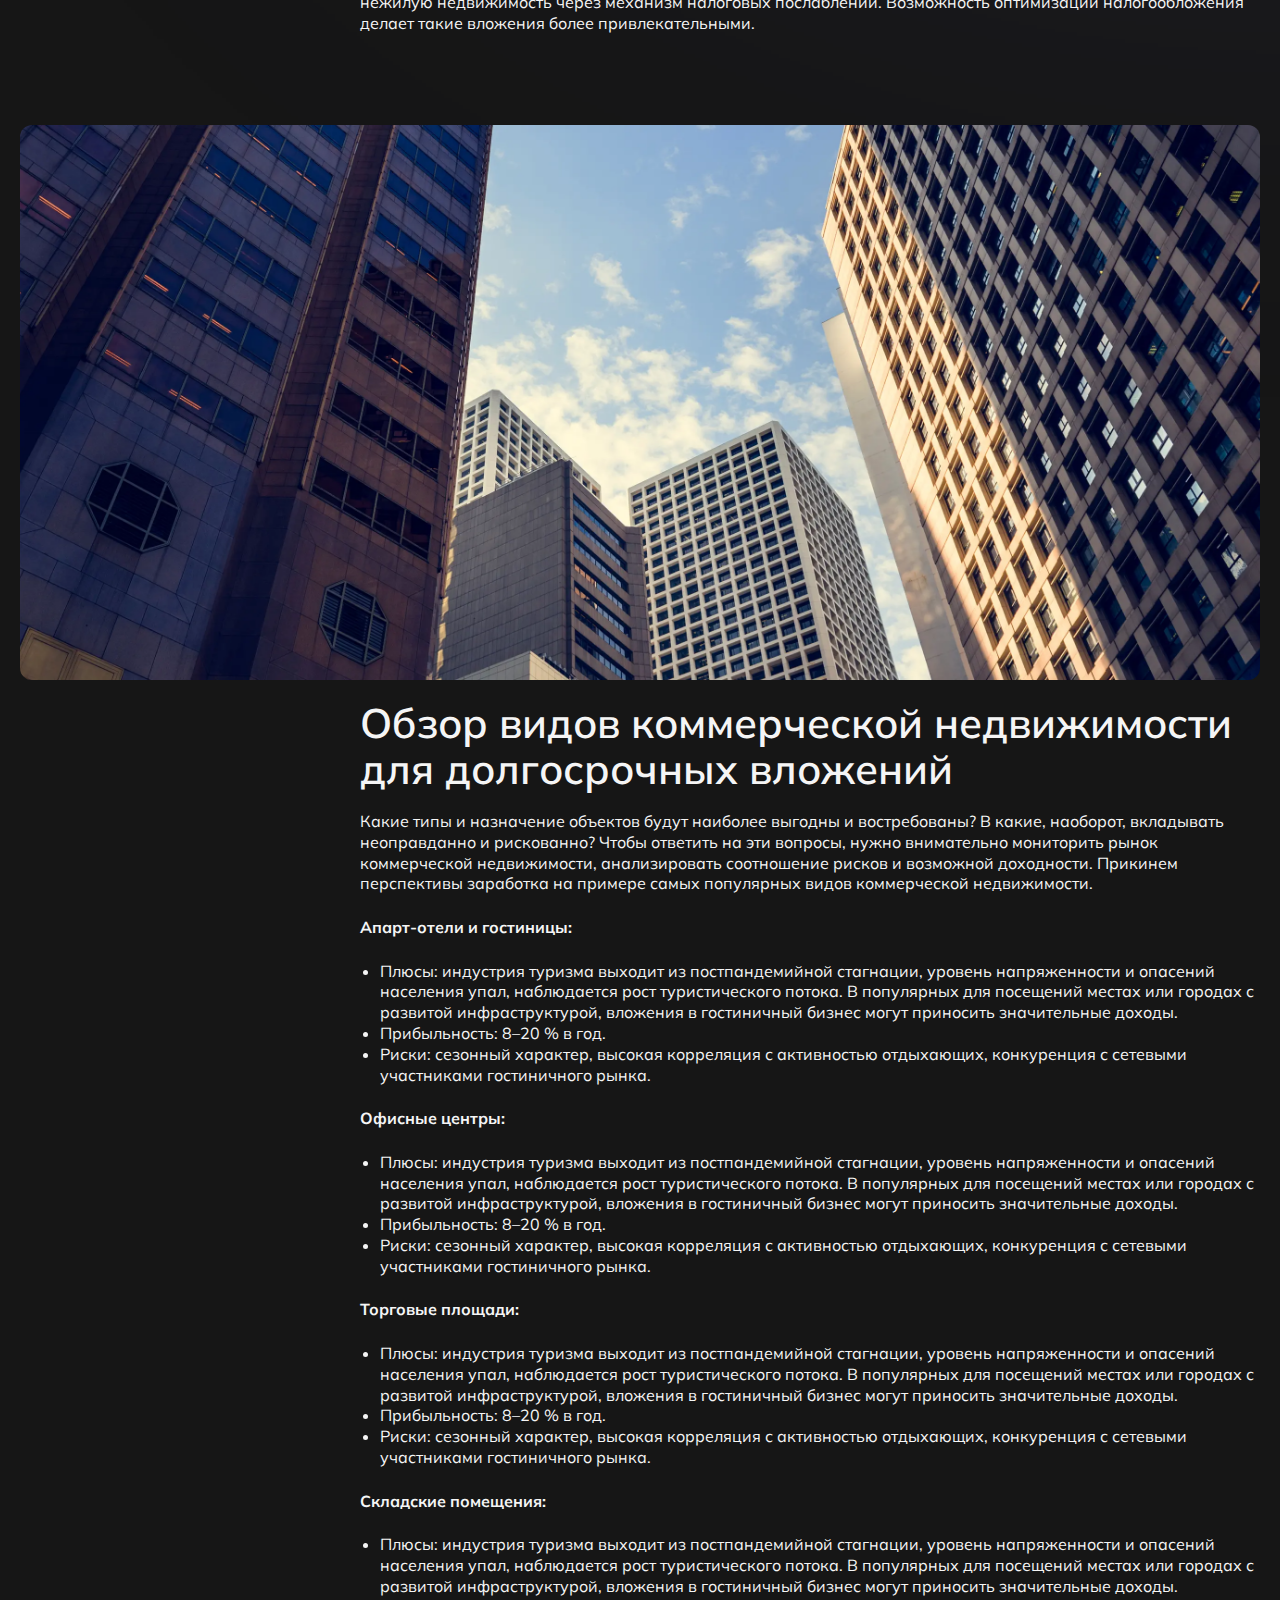
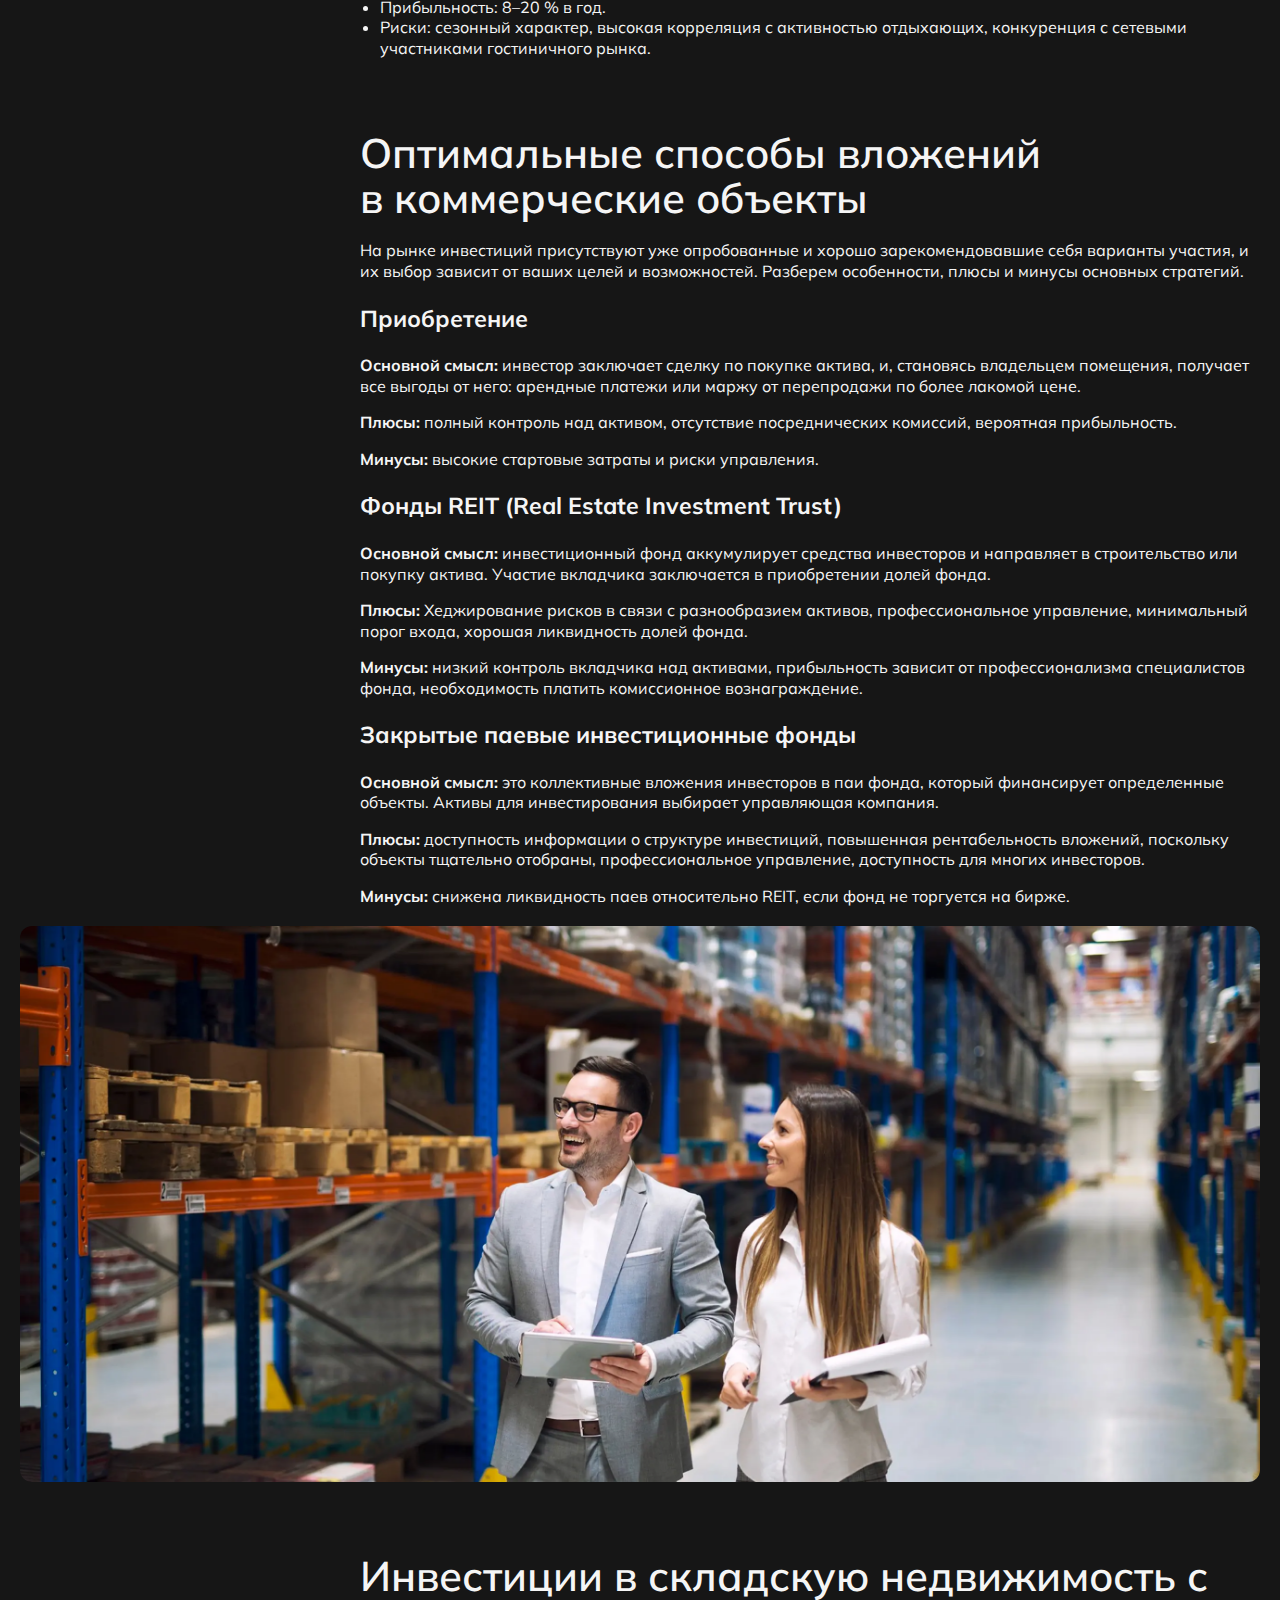
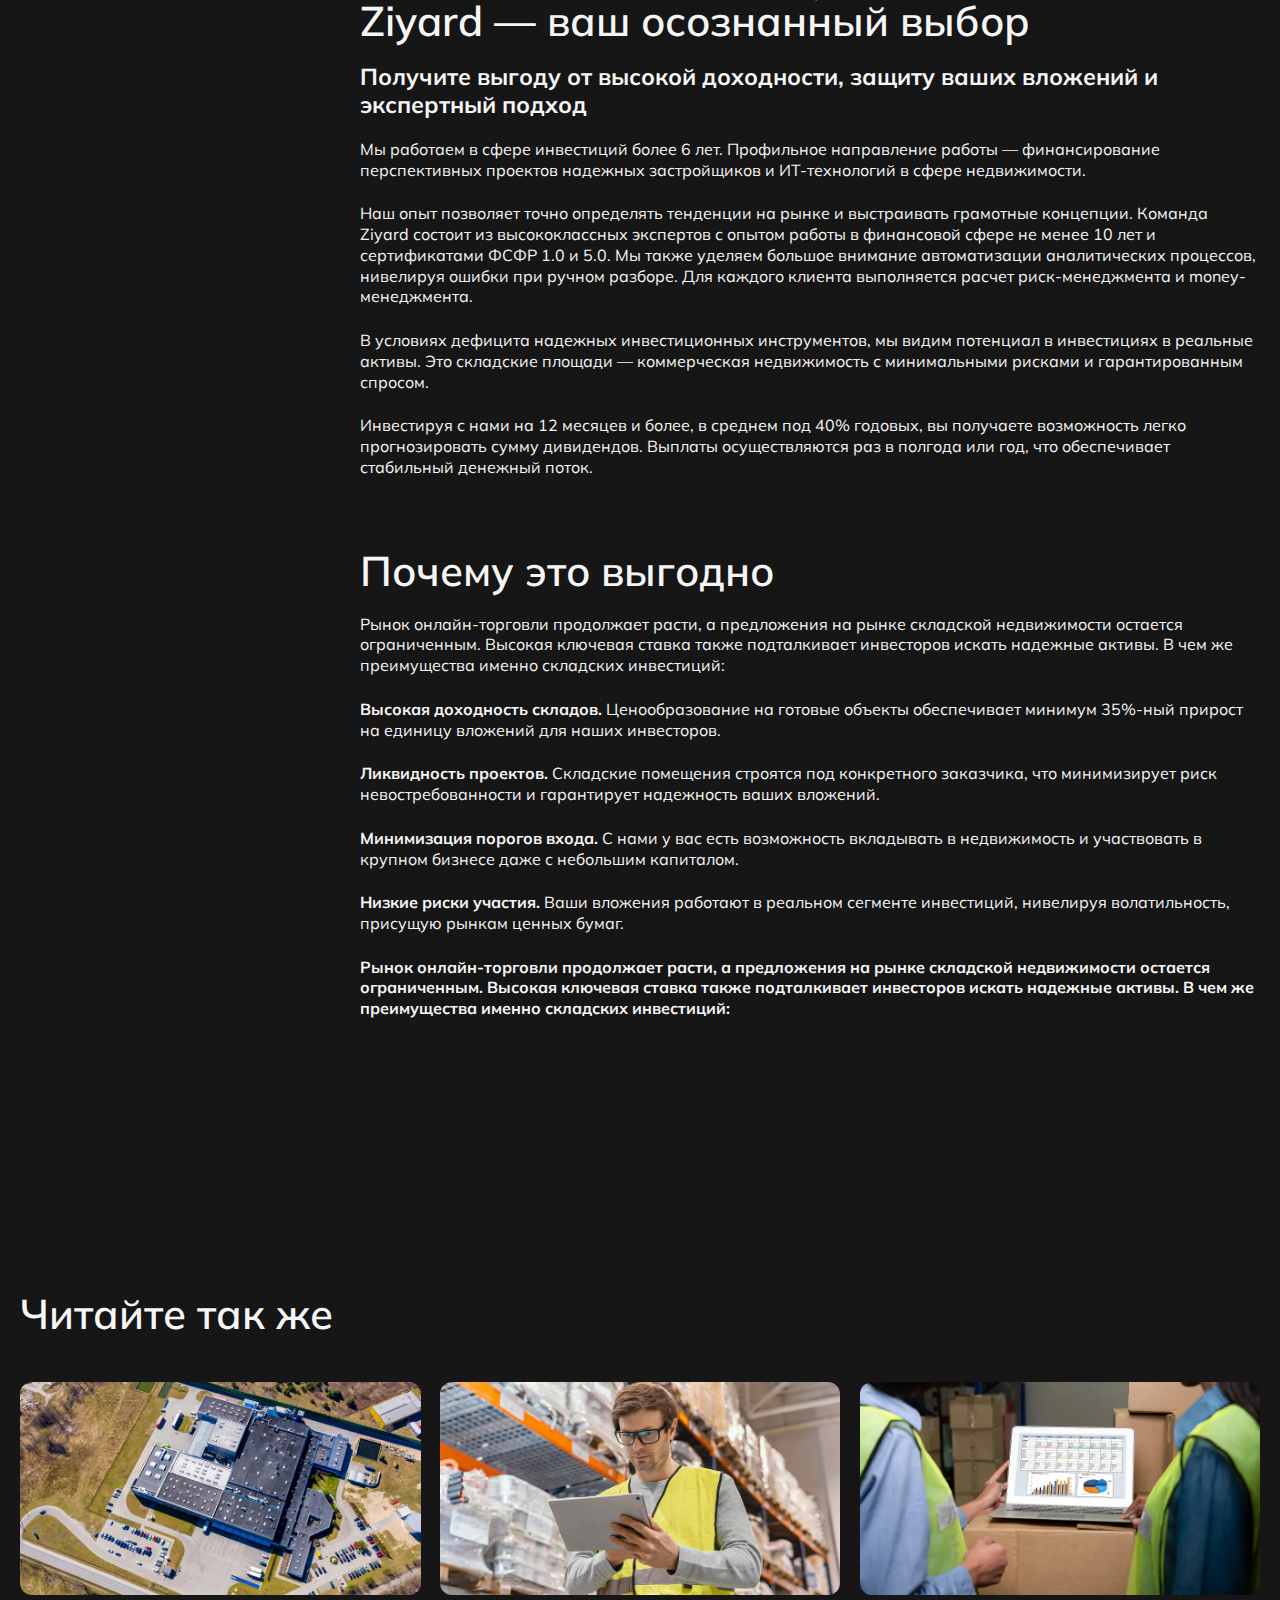
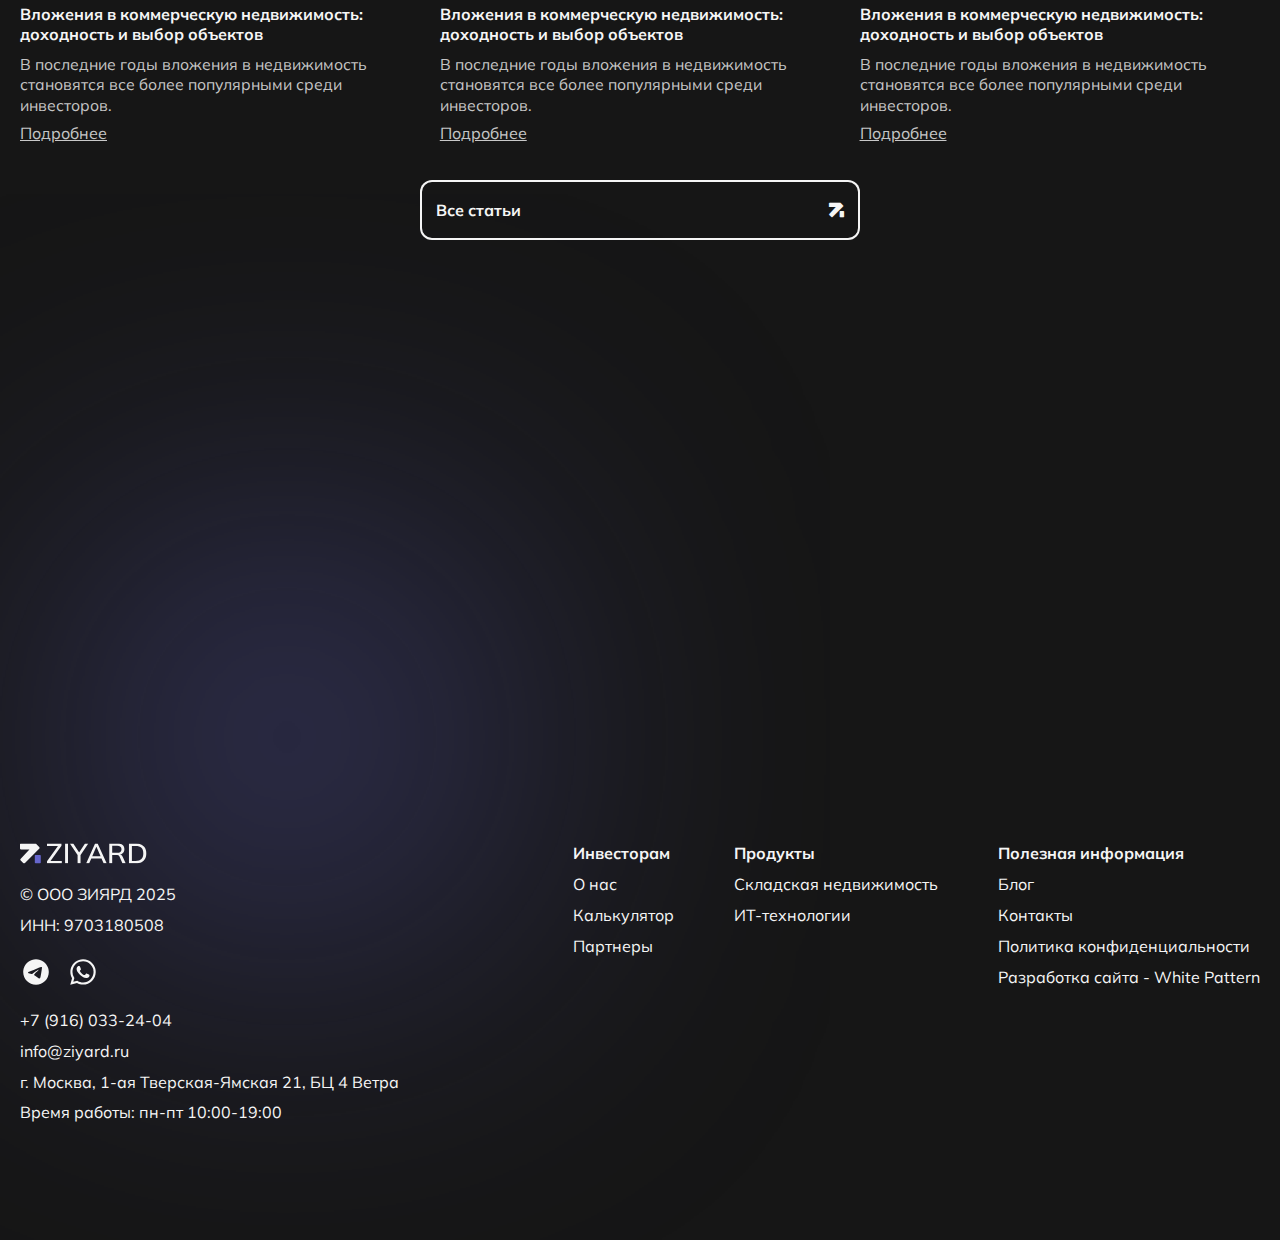
<file: blog-single.html>
<!DOCTYPE html>
<html lang="ru">

<head>
	<title>Блог</title>
	<meta charset="UTF-8">
	<meta name="format-detection" content="telephone=no">
	<link rel="stylesheet" href="css/style.min.css">
	<link rel="shortcut icon" href="favicon.ico">
	<!-- <meta name="robots" content="noindex, nofollow"> -->
	<meta name="viewport" content="width=device-width, initial-scale=1.0">
	<!--	 <style>body{opacity: 0;}</style>-->
	<style>
		/* Начальное состояние */
		body {
			opacity: 0;
			transition: opacity 0.5s ease-in-out;
		}

		/* Класс, добавляемый после загрузки */
		html.loaded body {
			opacity: 1;
		}
	</style>
</head>

<body>
	<div class="wrapper">
		<header class="header wow animate__fadeInDown" data-scroll="220">
			<div class="header__container">
				<div class="header__left">
					<a href="/" class="header__logo logo"><img src="img/logo.svg" alt="Logo"></a>
					<a class="header__tel" href="tel:+7 (916) 033-24-04">+7 (916) 033-24-04</a>
					<div class="header__menu menu">
						<nav class="menu__body">
							<ul class="menu__list">
								<li class="menu__item has-submenu" data-spoilers="991.98">
									<a href="#" class="menu__link _icon-dropdown" data-spoiler>Продукты</a>
									<ul class="submenu">
										<li><a href="">Инвестиции в&nbsp;складскую недвижимость</a></li>
										<li><a href="">Стратегии прибыльных вложений в&nbsp;коммерческую недвижимость</a></li>
									</ul>
								</li>
								<li class="menu__item"><a href="#" class="menu__link">О нас</a></li>
								<li class="menu__item"><a href="#" class="menu__link">Партнёры</a></li>
								<li class="menu__item"><a href="#" class="menu__link">Блог</a></li>
								<li class="menu__item"><a href="#" class="menu__link">Контакты</a></li>
							</ul>
							<div class="menu__body-mobile">
							</div>
						</nav>
					</div>
				</div>
				<div class="header__right">
					<div class="header__social social" data-da=".menu__body-mobile, 991.98,last">
						<a href="" class="social__item">
							<svg>
								<use xlink:href="img/icons/icons.svg#tg"></use>
							</svg>
						</a>
						<a href="" class="social__item">
							<svg>
								<use xlink:href="img/icons/icons.svg#wp"></use>
							</svg>
						</a>
					</div>
					<button class="header__btn button button_outline" data-popup="#call" data-da=".menu__body-mobile, 991.98,last" type="button">Оставить заявку
					</button>
					<button type="button" class="menu__icon icon-menu"><span></span></button>
				</div>
				<div class="header__submenu">
					<div class="solution-inner">
						<div class="solution-inner__item item-solution wow animate__fadeInUp">
							<div class="item-solution__top">
								<div class="item-solution__title title title_h3">Инвестиции в&nbsp;складскую <br>
									недвижимость
								</div>
								<div class="item-solution__text">Это надёжный способ вложения, который обеспечивает
									<span>стабильный доход до&nbsp;45%.</span> Высокий спрос на&nbsp;складские помещения
									даёт гарантии
									востребованности и&nbsp;перспективу роста данного рынка. Работая с&nbsp;проверенными
									застройщиками, мы подбираем лучшие объекты для&nbsp;надёжности и&nbsp;прибыльности ваших
									вложений.
								</div>
							</div>
							<a href="" class="item-solution__link streched-link _icon-arrow"></a>
							<img src="img/solution/01.webp" alt="Image" class="item-solution__img">
						</div>
						<div class="solution-inner__item item-solution wow animate__fadeInUp">
							<div class="item-solution__top">
								<div class="item-solution__title title title_h3">Вложения в&nbsp;ИТ-технологии <br> для
									управления
									недвижимостью
								</div>
								<div class="item-solution__text">
									Мы видим большой потенциал в&nbsp;цифровизации процесса аренды недвижимости. Новые
									технологии
									трансформируют рынок сдачи внаём, упрощая процессы и&nbsp;создавая новые возможности
									для получения дохода. Вложения в&nbsp;эту сферу позволяют диверсифицировать ваш портфель
									и&nbsp;сделать стратегически важный шаг к&nbsp;росту доходности вложений в&nbsp;самой
									трендовой
									отрасли.
								</div>
							</div>
							<a href="" class="item-solution__link streched-link _icon-arrow"></a>
							<img src="img/solution/02.webp" alt="Image" class="item-solution__img">
						</div>
					</div>
				</div>
			</div>
		</header>

		<main class="page">
			<nav class="breadcrumbs wow animate__fadeInUp">
				<div class="breadcrumbs__container">
					<ul class="breadcrumbs__list">
						<li class="breadcrumbs__item"><a href="" class="breadcrumbs__link">Главная</a></li>
						<li class="breadcrumbs__item"><a href="" class="breadcrumbs__link">Блог</a></li>
						<li class="breadcrumbs__item"><span class="breadcrumbs__current">Вложения в&nbsp;коммерческую недвижимость: доходность и&nbsp;выбор объектов
							</span></li>
					</ul>
				</div>
			</nav>
			<section class="hero hero_inner hero_one section-bottom">
				<svg class="hero__dec" viewBox="0 0 3508 3508" fill="none" xmlns="http://www.w3.org/2000/svg" preserveAspectRatio="xMidYMid meet">
					<g filter="url(#filter0_f_176_30)">
						<circle cx="1754" cy="1754" r="453" fill="#6666CC" />
					</g>

					<defs>
						<filter id="filter0_f_176_30" x="0.512085" y="0.512085" filterUnits="userSpaceOnUse" color-interpolation-filters="sRGB">
							<feGaussianBlur in="SourceGraphic" stdDeviation="1" />
							<feFlood flood-opacity="0" result="BackgroundImageFix" />
							<feBlend mode="normal" in="SourceGraphic" in2="BackgroundImageFix" result="shape" />
							<feGaussianBlur stdDeviation="550" />
						</filter>
					</defs>
				</svg>
				<div class="hero__container">
					<h1 class="info-hero__title wow animate__fadeInUp">Вложения в&nbsp;коммерческую недвижимость: доходность
						и&nbsp;выбор объектов</h1>
					<div class="blog-single">
						<div class="blog-single__item">
							<div class="blog-single__img">
								<img src="img/blog/01.webp" alt="Image" class="ibg">
							</div>
							<div class="blog-single__content">
								<div class="text-main">В последние годы вложения в недвижимость становятся все более
									популярными среди инвесторов. Этот рынок предлагает множество возможностей для получения
									дохода и защиты капитала. В условиях нестабильной экономической ситуации и инфляции
									такие инвестиции выглядят особенно привлекательно. Интересен тот факт, что вектор
									внимания владельцев капитала сместился с жилых объектов на сектор коммерческой
									недвижимости. Давайте вместе разберемся — почему
								</div>
							</div>
						</div>
						<div class="blog-single__item">
							<div class="blog-single__content">
								<h2 class="blog-single__item__title title title_h2">Причины популярности коммерческой
									недвижимости</h2>
								<div class="text-main">
									<p>
										Почему же инвесторы все активнее рассматривают коммерческие объекты? Это обусловлено
										несколькими явными преимуществами:
									</p>
									<ul class="blog-single-list _no-bullets">
										<li><strong>Хеджирование инфляции</strong>. Недвижимость — надежный актив, цена
											которого, как правило,
											неуклонно растет. Спрос на недвижимость во времена инфляции увеличивается, так
											как
											это
											ограниченный ресурс;
										</li>
										<li><strong>Выгодность.</strong> Арендная плата за торговые залы, офисы и складские
											комплексы выше, в
											сравнении с рентой за жилую недвижимость. Зачастую статусность и удобные условия
											работы
											— неотъемлемые составляющие успешного бизнеса и за коммерческие помещения готовы
											платить
											больше;
										</li>
										<li><strong>Постоянный cash-flow.</strong> Коммерческие предприятия стремятся к
											долговременному партнерству.
											Не в пример жилым помещениям, где арендаторы меняются довольно часто, договоры с
											организациями оформляются на срок от 3 лет и более. Это дает основу инвестору
											легко
											прогнозировать доходы и сроки их получения.
										</li>
										<li><strong>Льготное налогообложение.</strong> Государственные программы поддержки
											способствуют развитию
											инвестиций в нежилую недвижимость через механизм налоговых послаблений.
											Возможность
											оптимизации налогообложения делает такие вложения более привлекательными.
										</li>
									</ul>
								</div>
							</div>
						</div>
						<div class="blog-single__item">
							<div class="blog-single__img">
								<img src="img/blog/04.webp" alt="Image" class="ibg">
							</div>
							<div class="blog-single__content">
								<h2 class="blog-single__item__title title title_h2">Обзор видов коммерческой недвижимости
									для долгосрочных вложений</h2>
								<div class="text-main">
									<div class="text-main__item">
										Какие типы и назначение объектов будут наиболее выгодны и востребованы? В какие,
										наоборот, вкладывать неоправданно и рискованно? Чтобы ответить на эти вопросы, нужно
										внимательно мониторить рынок коммерческой недвижимости, анализировать соотношение
										рисков и возможной доходности. Прикинем перспективы заработка на примере самых
										популярных видов коммерческой недвижимости.
									</div>
									<div class="text-main__item">
										<strong>Апарт-отели и гостиницы:</strong>
										<ul class="blog-single-list">
											<li>Плюсы: индустрия туризма выходит из постпандемийной стагнации, уровень
												напряженности и опасений населения упал, наблюдается рост туристического
												потока. В популярных для посещений местах или городах с развитой
												инфраструктурой, вложения в гостиничный бизнес могут приносить значительные
												доходы.
											</li>
											<li>Прибыльность: 8–20 % в год.</li>
											<li>Риски: сезонный характер, высокая корреляция с активностью отдыхающих,
												конкуренция с сетевыми участниками гостиничного рынка.
											</li>
										</ul>
									</div>
									<div class="text-main__item">
										<strong>Офисные центры:</strong>
										<ul class="blog-single-list">
											<li>Плюсы: индустрия туризма выходит из постпандемийной стагнации, уровень
												напряженности и опасений населения упал, наблюдается рост туристического
												потока. В популярных для посещений местах или городах с развитой
												инфраструктурой, вложения в гостиничный бизнес могут приносить значительные
												доходы.
											</li>
											<li>Прибыльность: 8–20 % в год.</li>
											<li>Риски: сезонный характер, высокая корреляция с активностью отдыхающих,
												конкуренция с сетевыми участниками гостиничного рынка.
											</li>
										</ul>
									</div>
									<div class="text-main__item">
										<strong>Торговые площади:</strong>
										<ul class="blog-single-list">
											<li>Плюсы: индустрия туризма выходит из постпандемийной стагнации, уровень
												напряженности и опасений населения упал, наблюдается рост туристического
												потока. В популярных для посещений местах или городах с развитой
												инфраструктурой, вложения в гостиничный бизнес могут приносить значительные
												доходы.
											</li>
											<li>Прибыльность: 8–20 % в год.</li>
											<li>Риски: сезонный характер, высокая корреляция с активностью отдыхающих,
												конкуренция с сетевыми участниками гостиничного рынка.
											</li>
										</ul>
									</div>
									<div class="text-main__item">
										<strong>Складские помещения:</strong>
										<ul class="blog-single-list">
											<li>Плюсы: индустрия туризма выходит из постпандемийной стагнации, уровень
												напряженности и опасений населения упал, наблюдается рост туристического
												потока. В популярных для посещений местах или городах с развитой
												инфраструктурой, вложения в гостиничный бизнес могут приносить значительные
												доходы.
											</li>
											<li>Прибыльность: 8–20 % в год.</li>
											<li>Риски: сезонный характер, высокая корреляция с активностью отдыхающих,
												конкуренция с сетевыми участниками гостиничного рынка.
											</li>
										</ul>
									</div>
								</div>
							</div>
						</div>
						<div class="blog-single__item">
							<div class="blog-single__content">
								<h2 class="blog-single__item__title title title_h2">Оптимальные способы вложений в&nbsp;коммерческие
									объекты</h2>
								<div class="text-main">
									<div class="text-main__item">
										На рынке инвестиций присутствуют уже опробованные и хорошо зарекомендовавшие себя
										варианты участия, и их выбор зависит от ваших целей и возможностей. Разберем
										особенности, плюсы и минусы основных стратегий.
									</div>
									<div class="text-main__item">
										<strong class="title title_h3">Приобретение</strong>
										<ul class="blog-single-benefits">
											<li><strong>Основной смысл: </strong>инвестор заключает сделку по покупке
												актива, и, становясь
												владельцем помещения, получает все выгоды от него: арендные платежи или
												маржу от перепродажи по более лакомой цене.
											</li>
											<li><strong>Плюсы:</strong> полный контроль над активом, отсутствие
												посреднических комиссий, вероятная прибыльность.
											</li>
											<li><strong>Минусы:</strong> высокие стартовые затраты и риски управления.</li>
										</ul>
									</div>
									<div class="text-main__item">
										<strong class="title title_h3">Фонды REIT (Real Estate Investment Trust)</strong>
										<ul class="blog-single-benefits">
											<li><strong>Основной смысл: </strong>инвестиционный фонд аккумулирует средства
												инвесторов и направляет в строительство или покупку актива. Участие
												вкладчика заключается в приобретении долей фонда.
											</li>
											<li><strong>Плюсы:</strong> Хеджирование рисков в связи с разнообразием активов,
												профессиональное управление, минимальный порог входа, хорошая ликвидность
												долей фонда.
											</li>
											<li><strong>Минусы:</strong> низкий контроль вкладчика над активами,
												прибыльность зависит от профессионализма специалистов фонда, необходимость
												платить комиссионное вознаграждение.
											</li>
										</ul>
									</div>
									<div class="text-main__item">
										<strong class="title title_h3">Закрытые паевые инвестиционные фонды</strong>
										<ul class="blog-single-benefits">
											<li><strong>Основной смысл: </strong> это коллективные вложения инвесторов в паи
												фонда, который финансирует определенные объекты. Активы для инвестирования
												выбирает управляющая компания.

											</li>
											<li><strong>Плюсы:</strong> доступность информации о структуре инвестиций,
												повышенная рентабельность вложений, поскольку объекты тщательно отобраны,
												профессиональное управление, доступность для многих инвесторов.
											</li>
											<li><strong>Минусы:</strong> снижена ликвидность паев относительно REIT, если
												фонд не торгуется на бирже.
											</li>
										</ul>
									</div>
								</div>
							</div>
							<div class="blog-single__img">
								<img src="img/blog/05.webp" alt="Image" class="ibg">
							</div>
						</div>
						<div class="blog-single__item">
							<div class="blog-single__content">
								<h2 class="blog-single__item__title title title_h2">Инвестиции в складскую недвижимость с
									Ziyard — ваш осознанный выбор</h2>
								<strong class="title_h3 title">Получите выгоду от высокой доходности, защиту ваших вложений
									и экспертный подход</strong>
								<div class="text-main">
									<p>
										Мы работаем в сфере инвестиций более 6 лет. Профильное направление работы —
										финансирование перспективных проектов надежных застройщиков и ИТ-технологий в сфере
										недвижимости.
									</p>
									<p>
										Наш опыт позволяет точно определять тенденции на рынке и выстраивать грамотные
										концепции. Команда Ziyard состоит из высококлассных экспертов с опытом работы в
										финансовой сфере не менее 10 лет и сертификатами ФСФР 1.0 и 5.0. Мы также уделяем
										большое внимание автоматизации аналитических процессов, нивелируя ошибки при ручном
										разборе. Для каждого клиента выполняется расчет риск-менеджмента и
										money-менеджмента.
									</p>
									<p>
										В условиях дефицита надежных инвестиционных инструментов, мы видим потенциал в
										инвестициях в реальные активы. Это складские площади — коммерческая недвижимость с
										минимальными рисками и гарантированным спросом.
									</p>
									<p>
										Инвестируя с нами на 12 месяцев и более, в среднем под 40% годовых, вы получаете
										возможность легко прогнозировать сумму дивидендов. Выплаты осуществляются раз в
										полгода или год, что обеспечивает стабильный денежный поток.
									</p>
								</div>
							</div>
						</div>
						<div class="blog-single__item">
							<div class="blog-single__content">
								<h2 class="blog-single__item__title title title_h2">Почему это выгодно </h2>
								<div class="text-main">
									<p>Рынок онлайн-торговли продолжает расти, а предложения на рынке складской недвижимости
										остается ограниченным. Высокая ключевая ставка также подталкивает инвесторов искать
										надежные активы. В чем же преимущества именно складских инвестиций:
									</p>
									<p>
										<strong>Высокая доходность складов. </strong>Ценообразование на готовые объекты
										обеспечивает минимум 35%-ный прирост на единицу вложений для наших инвесторов.
									</p>
									<p>
										<strong>Ликвидность проектов.</strong> Складские помещения строятся под конкретного
										заказчика, что минимизирует риск невостребованности и гарантирует надежность ваших
										вложений.
									</p>
									<p>
										<strong>Минимизация порогов входа.</strong> С нами у вас есть возможность вкладывать
										в недвижимость и участвовать в крупном бизнесе даже с небольшим капиталом.
									</p>
									<p>
										<strong>Низкие риски участия.</strong> Ваши вложения работают в реальном сегменте
										инвестиций,
										нивелируя волатильность, присущую рынкам ценных бумаг.
									</p>
									<p><strong>Рынок онлайн-торговли продолжает расти, а предложения на рынке складской
											недвижимости остается ограниченным. Высокая ключевая ставка также подталкивает
											инвесторов искать надежные активы. В чем же преимущества именно складских
											инвестиций:
										</strong></p>
								</div>
							</div>
						</div>
						<div class="blog-single__item">
							<div class="block-action wow animate__fadeInUp">
								<div class="block-action__text title title_h3">
									Узнайте больше о&nbsp;наших стратегиях и&nbsp;продуктах,<br> заказав бесплатную консультацию у&nbsp;наших экспертов
								</div>
								<div class="block-action__btn">
									<button class="button button_icon _icon-arrow button--fw" data-popup="#call" type="button">Оставить заявку
									</button>
								</div>
							</div>
						</div>
					</div>
				</div>
			</section>
			<section class="posts-block section-bottom">
				<div class="posts-block__container">
					<h2 class="posts-block__title title title_h2">Читайте так же</h2>
					<div class="posts-block__items">
						<div class="posts-item">
							<div class="posts-item__img">
								<img src="img/blog/01.webp" alt="Image" class="ibg">
							</div>
							<div class="posts-item__body">
								<div class="posts-item__title">Вложения в&nbsp;коммерческую недвижимость: доходность и&nbsp;выбор
									объектов
								</div>
								<div class="posts-item__text">В последние годы вложения в&nbsp;недвижимость становятся все
									более популярными среди инвесторов.
								</div>
								<a href="" class="posts-item__link">
									Подробнее
								</a>
							</div>
						</div>
						<div class="posts-item">
							<div class="posts-item__img">
								<img src="img/blog/02.webp" alt="Image" class="ibg">
							</div>
							<div class="posts-item__body">
								<div class="posts-item__title">Вложения в&nbsp;коммерческую недвижимость: доходность и&nbsp;выбор
									объектов
								</div>
								<div class="posts-item__text">В последние годы вложения в&nbsp;недвижимость становятся все
									более популярными среди инвесторов.
								</div>
								<a href="" class="posts-item__link">
									Подробнее
								</a>
							</div>
						</div>
						<div class="posts-item">
							<div class="posts-item__img">
								<img src="img/blog/03.webp" alt="Image" class="ibg">
							</div>
							<div class="posts-item__body">
								<div class="posts-item__title">Вложения в&nbsp;коммерческую недвижимость: доходность и&nbsp;выбор
									объектов
								</div>
								<div class="posts-item__text">В последние годы вложения в&nbsp;недвижимость становятся все
									более популярными среди инвесторов.
								</div>
								<a href="" class="posts-item__link">
									Подробнее
								</a>
							</div>
						</div>
					</div>
					<div class="posts-block__action">
						<a href="" class="posts-block__btn button button_icon button_outline _icon-arrow">Все статьи</a>
					</div>
				</div>
			</section>
			<section class="feedback">
				<img src="img/feedback-blur.svg" alt="Image" class="feedback__blur">
				<div class="feedback__container">
					<div class="feedback__block wow animate__fadeInUp">
						<h2 class="feedback__title title title_h2">Мы рады вашему <i>интересу к Ziyard!</i></h2>
						<div class="feedback__text text-xl">Оставьте данные, и&nbsp;наш менеджер свяжется с&nbsp;вами в&nbsp;течение
							24&nbsp;часов, чтобы ответить на&nbsp;вопросы и&nbsp;предложить лучшие инвестиционные решения.
						</div>
					</div>
					<div class="feedback__form form">
						<form action="">
							<div class="form__inner">
								<div class="form__row wow animate__fadeInUp">
									<label for="name" class="form__label title title_h3">Имя</label>
									<div class="form__input">
										<input id="name" type="text" placeholder="" class="input">
									</div>
								</div>
								<div class="form__row wow animate__fadeInUp">
									<label for="phone" class="form__label title title_h3">Телефон</label>
									<div class="form__input">
										<input type="text" id="phone" placeholder="+7 (999) 999-99-99" class="input js-tel">
									</div>

								</div>
								<div class="form__row wow animate__fadeInUp">
									<div class="checkbox">
										<input id="c_" data-error="Ошибка" checked class="checkbox__input" type="checkbox" value="1" name="form[]">
										<label for="c_" class="checkbox__label">
											<span class="checkbox__text color-txt">Я согласен(на) с <a href="">Политикой конфиденциальности</a> и&nbsp;даю согласие на&nbsp;обработку персональных данных</span>
										</label>
									</div>
								</div>
								<div class="form__row wow animate__fadeInUp">
									<button class="form__button button button_icon _icon-arrow" data-popup="#call" type="submit">Заказать
										обратный
										звонок
									</button>
								</div>
							</div>
						</form>
					</div>
				</div>
			</section>

		</main>
		<footer class="footer">
			<div class="footer__container">
				<div class="footer__info">
					<a href="/" class="footer__logo logo"><img src="img/logo.svg" alt="Logo"></a>

					<ul class="footer__text text-main">
						<li> © ООО ЗИЯРД 2025</li>
						<li>ИНН: 9703180508</li>
					</ul>
					<div class="footer__social social">
						<a href="" class="social__item">
							<svg>
								<use xlink:href="img/icons/icons.svg#tg"></use>
							</svg>
						</a>
						<a href="" class="social__item">
							<svg>
								<use xlink:href="img/icons/icons.svg#wp"></use>
							</svg>
						</a>
					</div>
					<ul class="footer__text text-main">
						<li>
							<a class="link" href="tel:+79160332404">+7 (916) 033-24-04</a>
						</li>
						<li>
							<a class="link" href="mailto:info@ziyard.ru">info@ziyard.ru</a>
						</li>
						<li>
							г.&nbsp;Москва, 1-ая&nbsp;Тверская-Ямская 21, БЦ 4&nbsp;Ветра
						</li>
						<li>
							Время работы: пн-пт 10:00-19:00
						</li>
					</ul>
				</div>
				<div class="footer__menu menu-footer">
					<div class="menu-footer__col">
						<div class="menu-footer__title text-main">Инвесторам</div>
						<ul>
							<li><a class="link" href="">О нас</a></li>
							<li><a class="link" href="">Калькулятор</a></li>
							<li><a class="link" href="">Партнеры</a></li>
						</ul>
					</div>
					<div class="menu-footer__col">
						<div class="menu-footer__title text-main">Продукты</div>
						<ul>
							<li><a class="link" href="">Складская недвижимость</a></li>
							<li><a class="link" href=""> ИТ-технологии </a></li>
						</ul>
					</div>
					<div class="menu-footer__col">
						<div class="menu-footer__title text-main">Полезная информация</div>
						<ul>
							<li><a class="link" href="">Блог</a></li>
							<li><a class="link" href="">Контакты</a></li>
							<li><a class="link" href="">Политика конфиденциальности</a></li>
							<li><a class="link" href="https://whitepattern.ru/" rel="nofollow" target="_blank">
									Разработка сайта - White Pattern</a></li>
						</ul>
					</div>
				</div>
			</div>
		</footer>

	</div>
	<button class="widget" type="button" data-popup="#calc">
		<svg>
			<use xlink:href="img/icons/icons.svg#calc"></use>
		</svg>
	</button>

	<div id="calc" aria-hidden="true" class="popup popup_calc">
		<div class="popup__wrapper">
			<div class="popup__content">
				<img src="img/popup-blur.svg" alt="Image" class="popup__blur">
				<button data-close type="button" class="popup__close">
					<svg width="30" height="30" viewBox="0 0 30 30" fill="none" xmlns="http://www.w3.org/2000/svg">
						<path d="M15 16.75L8.875 22.875C8.64583 23.1042 8.35417 23.2188 8 23.2188C7.64583 23.2188 7.35417 23.1042 7.125 22.875C6.89583 22.6458 6.78125 22.3542 6.78125 22C6.78125 21.6458 6.89583 21.3542 7.125 21.125L13.25 15L7.125 8.875C6.89583 8.64583 6.78125 8.35417 6.78125 8C6.78125 7.64583 6.89583 7.35417 7.125 7.125C7.35417 6.89583 7.64583 6.78125 8 6.78125C8.35417 6.78125 8.64583 6.89583 8.875 7.125L15 13.25L21.125 7.125C21.3542 6.89583 21.6458 6.78125 22 6.78125C22.3542 6.78125 22.6458 6.89583 22.875 7.125C23.1042 7.35417 23.2188 7.64583 23.2188 8C23.2188 8.35417 23.1042 8.64583 22.875 8.875L16.75 15L22.875 21.125C23.1042 21.3542 23.2188 21.6458 23.2188 22C23.2188 22.3542 23.1042 22.6458 22.875 22.875C22.6458 23.1042 22.3542 23.2188 22 23.2188C21.6458 23.2188 21.3542 23.1042 21.125 22.875L15 16.75Z" fill="#F5F5F5" />
					</svg>
				</button>
				<div class="popup__text">
					<section class="calc">
						<div class="calc__container">
							<div class="calc__row">
								<div class="calc__col">
									<h2 class="calc__title title title_h2">Оцените потенциал
										<i>роста вашего капитала!</i>
									</h2>
									<div class="calc__text title title_h4">Зарабатывайте до <span>45%</span> в&nbsp;год</div>
								</div>
								<div class="calc__col">
									<div class="text-xl">Предлагаем вам уникальную возможность увеличить свой капитал. С&nbsp;нами
										дивиденды будут поступать дважды в&nbsp;год, что позволит вам максимально эффективно
										управлять
										своими финансами.
									</div>
								</div>
							</div>
							<div class="calc__wrapper calculation">
								<div class="calculation__row">
									<div class="calculation__col ">
										<div class="calculation__title title title_h3">
											Сумма инвестиций, ₽
										</div>
										<div class="calculation__input">
											<input class="input slider-value" type="text" readonly>
											<div class="range"></div>
											<div class="calculation__values">
												<small class="min-value"></small>
												<small class="max-value"></small>
											</div>
										</div>
									</div>
									<div class="calculation__col ">
										<div class="calculation__title title title_h3">
											Срок вложений, мес
										</div>
										<select name="form[]" data-class-modif="">
											<option value="12">12</option>
											<option value="24" selected>24</option>
											<option value="36">36</option>
											<option value="48">48</option>
											<option value="60">60</option>
										</select>
									</div>
								</div>
								<div class="calculation__row">
									<div class="calculation__result result-calculation">
										<div class="result-calculation__col ">
											<div class="result-calculation__title title title_h3">Мой ежегодный доход,&nbsp;₽</div>
											<div class="result-calculation__text js-result-every-year">18 583</div>
										</div>
										<div class="result-calculation__col ">
											<div class="result-calculation__title title title_h3">Мои дивиденды,&nbsp;₽</div>
											<div class="result-calculation__text js-result-dividends">8 583</div>
										</div>
									</div>
								</div>
							</div>
							<div class="calc__row">
								<div class="calc__col ">
									<button class="calc__btn button button_icon _icon-arrow" type="button" data-popup="#call">Заказать обратный
										звонок
									</button>
								</div>
								<div class="calc__col ">
									<div class="text-main color-txt">
										Свяжитесь с&nbsp;нами, чтобы обсудить выгодные инвестиционные стратегии и&nbsp;получить
										квалифицированную консультацию от&nbsp;экспертов Ziyard. Мы&nbsp;готовы помочь вам достичь
										финансового успеха!
									</div>
								</div>
							</div>
						</div>
					</section>
				</div>
			</div>
		</div>
	</div>

	<button class="btn-up" type="button" data-goto=".wrapper">
		<svg>
			<use xlink:href="img/icons/icons.svg#ar-up"></use>
		</svg>
	</button>

	<div id="call" aria-hidden="true" class="popup">
		<div class="popup__wrapper">
			<div class="popup__content">
				<img src="img/popup-blur.svg" alt="Image" class="popup__blur">
				<button data-close type="button" class="popup__close">
					<svg width="30" height="30" viewBox="0 0 30 30" fill="none" xmlns="http://www.w3.org/2000/svg">
						<path d="M15 16.75L8.875 22.875C8.64583 23.1042 8.35417 23.2188 8 23.2188C7.64583 23.2188 7.35417 23.1042 7.125 22.875C6.89583 22.6458 6.78125 22.3542 6.78125 22C6.78125 21.6458 6.89583 21.3542 7.125 21.125L13.25 15L7.125 8.875C6.89583 8.64583 6.78125 8.35417 6.78125 8C6.78125 7.64583 6.89583 7.35417 7.125 7.125C7.35417 6.89583 7.64583 6.78125 8 6.78125C8.35417 6.78125 8.64583 6.89583 8.875 7.125L15 13.25L21.125 7.125C21.3542 6.89583 21.6458 6.78125 22 6.78125C22.3542 6.78125 22.6458 6.89583 22.875 7.125C23.1042 7.35417 23.2188 7.64583 23.2188 8C23.2188 8.35417 23.1042 8.64583 22.875 8.875L16.75 15L22.875 21.125C23.1042 21.3542 23.2188 21.6458 23.2188 22C23.2188 22.3542 23.1042 22.6458 22.875 22.875C22.6458 23.1042 22.3542 23.2188 22 23.2188C21.6458 23.2188 21.3542 23.1042 21.125 22.875L15 16.75Z" fill="#F5F5F5" />
					</svg>
				</button>
				<div class="popup__text">
					<div class="popup-inner">
						<div class="popup-inner__title title title_h2">Оцените потенциал <i>роста вашего капитала!</i></div>
						<div class="popup-inner__text title title_h4">
							Зарабатывайте до <span>45%</span> в&nbsp;год
						</div>
						<div class="popup-inner__form form">
							<form action="">
								<div class="form__inner">
									<div class="form__row ">
										<label for="p-name" class="form__label title title_h3">Имя</label>
										<div class="form__input">
											<input id="p-name" type="text" placeholder="" class="input">
										</div>
									</div>
									<div class="form__row ">
										<label for="p-phone" class="form__label title title_h3">Телефон</label>
										<div class="form__input">
											<input type="text" id="p-phone" placeholder="+7 (999) 999-99-99" class="input js-tel">
										</div>

									</div>
									<div class="form__row ">
										<div class="checkbox">
											<input id="pc_0" checked data-error="Ошибка" class="checkbox__input" type="checkbox" value="1" name="form[]">
											<label for="pc_0" class="checkbox__label">
												<span class="checkbox__text color-txt">Я согласен(на) с <a href="">Политикой конфиденциальности</a> и&nbsp;даю согласие на&nbsp;обработку персональных данных</span>
											</label>
										</div>
									</div>
									<div class="form__row ">
										<button class="form__button button button_icon _icon-arrow" data-popup="#call" type="submit">Заказать
											обратный
											звонок
										</button>
									</div>
								</div>
							</form>
						</div>
					</div>
				</div>
			</div>
		</div>
	</div>

	<script src="js/app.min.js"></script>
</body>

</html>
</file>
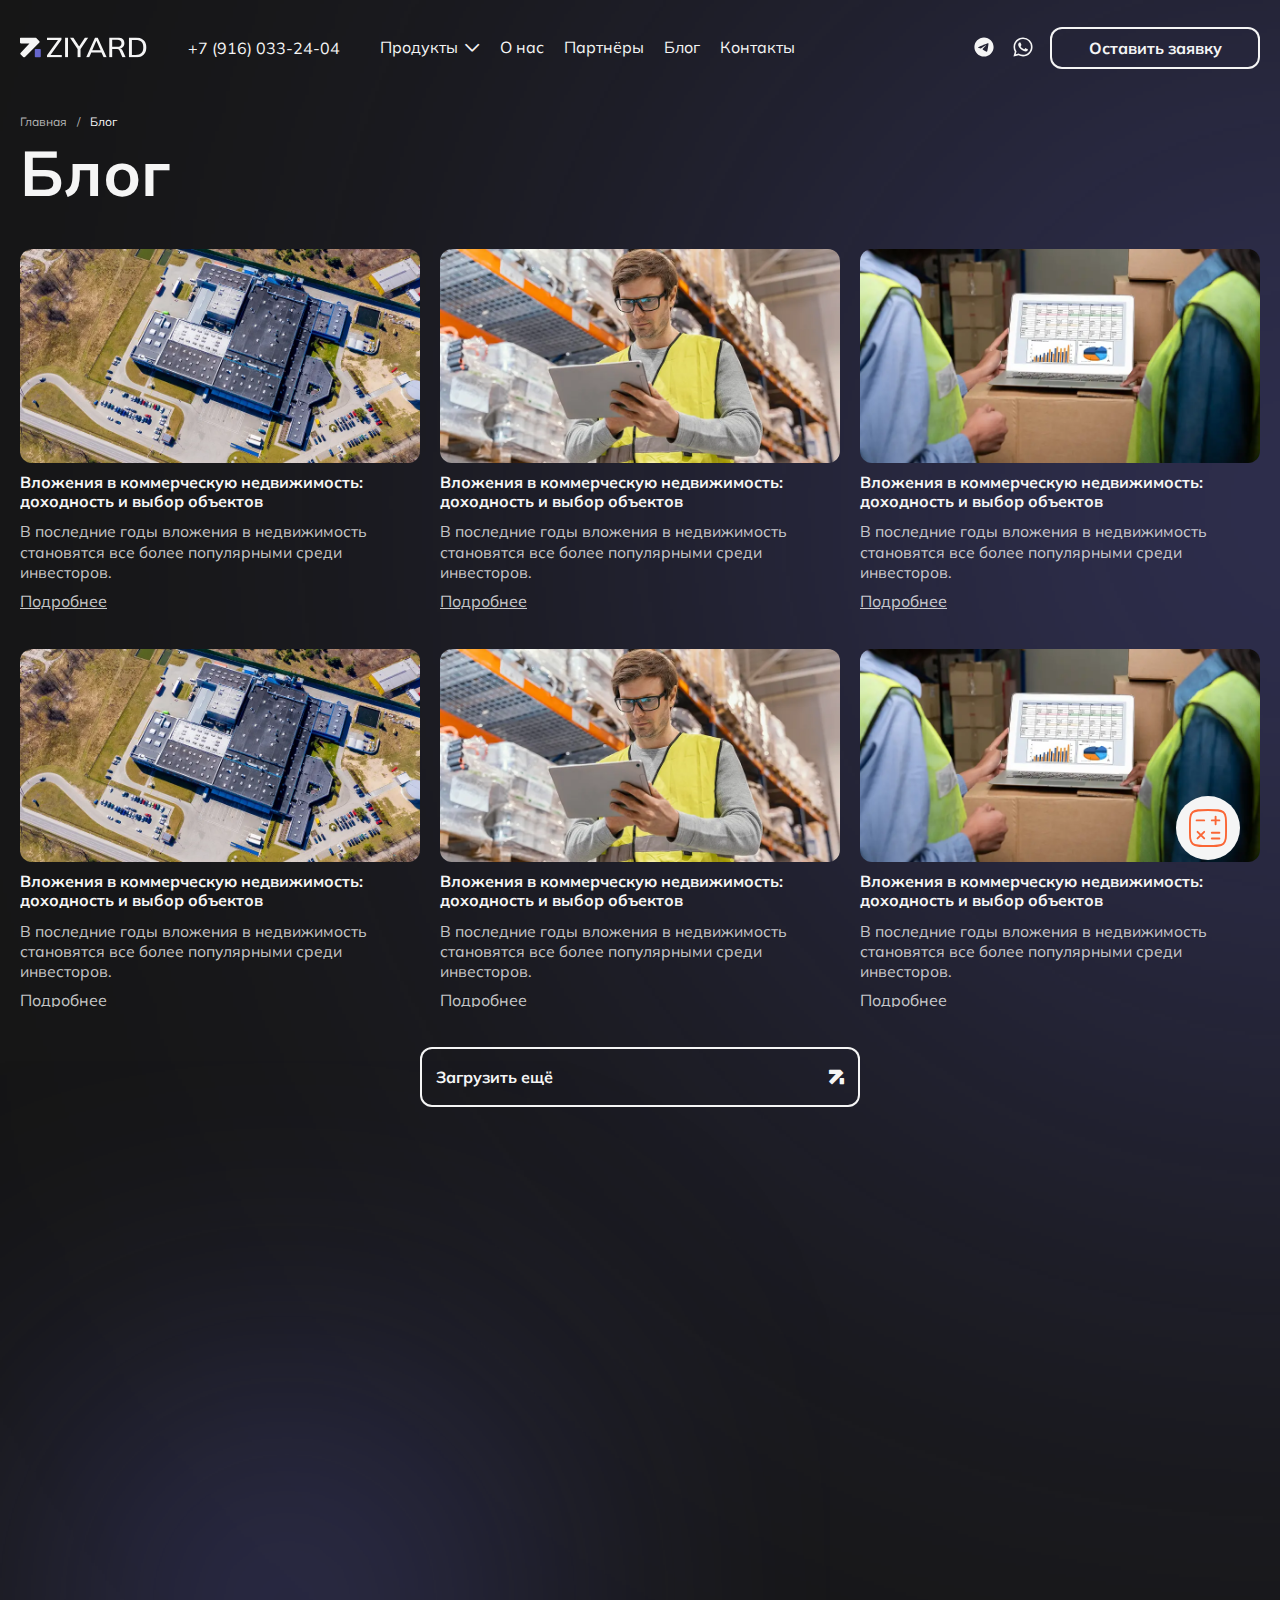
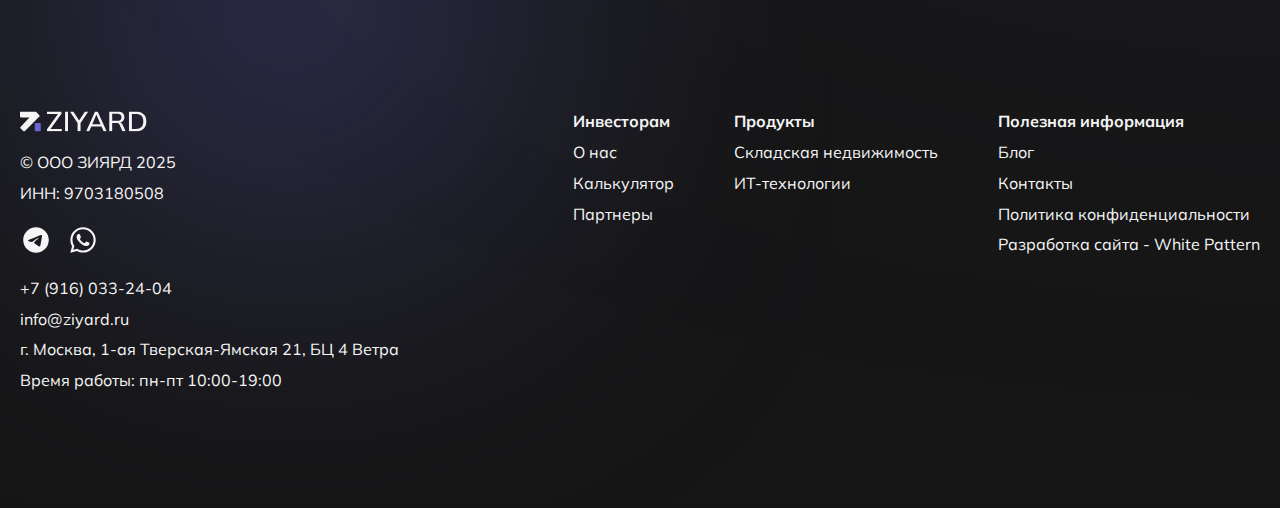
<file: blog.html>
<!DOCTYPE html>
<html lang="ru">

<head>
	<title>Блог</title>
	<meta charset="UTF-8">
	<meta name="format-detection" content="telephone=no">
	<link rel="stylesheet" href="css/style.min.css">
	<link rel="shortcut icon" href="favicon.ico">
	<!-- <meta name="robots" content="noindex, nofollow"> -->
	<meta name="viewport" content="width=device-width, initial-scale=1.0">
	<!--	 <style>body{opacity: 0;}</style>-->
	<style>
		/* Начальное состояние */
		body {
			opacity: 0;
			transition: opacity 0.5s ease-in-out;
		}

		/* Класс, добавляемый после загрузки */
		html.loaded body {
			opacity: 1;
		}
	</style>
</head>

<body>
	<div class="wrapper">
		<header class="header wow animate__fadeInDown" data-scroll="220">
			<div class="header__container">
				<div class="header__left">
					<a href="/" class="header__logo logo"><img src="img/logo.svg" alt="Logo"></a>
					<a class="header__tel" href="tel:+7 (916) 033-24-04">+7 (916) 033-24-04</a>
					<div class="header__menu menu">
						<nav class="menu__body">
							<ul class="menu__list">
								<li class="menu__item has-submenu" data-spoilers="991.98">
									<a href="#" class="menu__link _icon-dropdown" data-spoiler>Продукты</a>
									<ul class="submenu">
										<li><a href="">Инвестиции в&nbsp;складскую недвижимость</a></li>
										<li><a href="">Стратегии прибыльных вложений в&nbsp;коммерческую недвижимость</a></li>
									</ul>
								</li>
								<li class="menu__item"><a href="#" class="menu__link">О нас</a></li>
								<li class="menu__item"><a href="#" class="menu__link">Партнёры</a></li>
								<li class="menu__item"><a href="#" class="menu__link">Блог</a></li>
								<li class="menu__item"><a href="#" class="menu__link">Контакты</a></li>
							</ul>
							<div class="menu__body-mobile">
							</div>
						</nav>
					</div>
				</div>
				<div class="header__right">
					<div class="header__social social" data-da=".menu__body-mobile, 991.98,last">
						<a href="" class="social__item">
							<svg>
								<use xlink:href="img/icons/icons.svg#tg"></use>
							</svg>
						</a>
						<a href="" class="social__item">
							<svg>
								<use xlink:href="img/icons/icons.svg#wp"></use>
							</svg>
						</a>
					</div>
					<button class="header__btn button button_outline" data-popup="#call" data-da=".menu__body-mobile, 991.98,last" type="button">Оставить заявку
					</button>
					<button type="button" class="menu__icon icon-menu"><span></span></button>
				</div>
				<div class="header__submenu">
					<div class="solution-inner">
						<div class="solution-inner__item item-solution wow animate__fadeInUp">
							<div class="item-solution__top">
								<div class="item-solution__title title title_h3">Инвестиции в&nbsp;складскую <br>
									недвижимость
								</div>
								<div class="item-solution__text">Это надёжный способ вложения, который обеспечивает
									<span>стабильный доход до&nbsp;45%.</span> Высокий спрос на&nbsp;складские помещения
									даёт гарантии
									востребованности и&nbsp;перспективу роста данного рынка. Работая с&nbsp;проверенными
									застройщиками, мы подбираем лучшие объекты для&nbsp;надёжности и&nbsp;прибыльности ваших
									вложений.
								</div>
							</div>
							<a href="" class="item-solution__link streched-link _icon-arrow"></a>
							<img src="img/solution/01.webp" alt="Image" class="item-solution__img">
						</div>
						<div class="solution-inner__item item-solution wow animate__fadeInUp">
							<div class="item-solution__top">
								<div class="item-solution__title title title_h3">Вложения в&nbsp;ИТ-технологии <br> для
									управления
									недвижимостью
								</div>
								<div class="item-solution__text">
									Мы видим большой потенциал в&nbsp;цифровизации процесса аренды недвижимости. Новые
									технологии
									трансформируют рынок сдачи внаём, упрощая процессы и&nbsp;создавая новые возможности
									для получения дохода. Вложения в&nbsp;эту сферу позволяют диверсифицировать ваш портфель
									и&nbsp;сделать стратегически важный шаг к&nbsp;росту доходности вложений в&nbsp;самой
									трендовой
									отрасли.
								</div>
							</div>
							<a href="" class="item-solution__link streched-link _icon-arrow"></a>
							<img src="img/solution/02.webp" alt="Image" class="item-solution__img">
						</div>
					</div>
				</div>
			</div>
		</header>

		<main class="page">
			<nav class="breadcrumbs wow animate__fadeInUp">
				<div class="breadcrumbs__container">
					<ul class="breadcrumbs__list">
						<li class="breadcrumbs__item"><a href="" class="breadcrumbs__link">Главная</a></li>
						<li class="breadcrumbs__item"><span class="breadcrumbs__current">Блог</span></li>
					</ul>
				</div>
			</nav>
			<section class="hero hero_inner hero_one section-bottom">
				<svg class="hero__dec" viewBox="0 0 3508 3508" fill="none" xmlns="http://www.w3.org/2000/svg" preserveAspectRatio="xMidYMid meet">
					<g filter="url(#filter0_f_176_30)">
						<circle cx="1754" cy="1754" r="453" fill="#6666CC" />
					</g>

					<defs>
						<filter id="filter0_f_176_30" x="0.512085" y="0.512085" filterUnits="userSpaceOnUse" color-interpolation-filters="sRGB">
							<feGaussianBlur in="SourceGraphic" stdDeviation="1" />
							<feFlood flood-opacity="0" result="BackgroundImageFix" />
							<feBlend mode="normal" in="SourceGraphic" in2="BackgroundImageFix" result="shape" />
							<feGaussianBlur stdDeviation="550" />
						</filter>
					</defs>
				</svg>
				<div class="hero__container">
					<h1 class="info-hero__title wow animate__fadeInUp">Блог</h1>
					<div data-showmore="items" class="blog-items">
						<ul data-showmore-content="2" class="blog-items__content">
							<li class="posts-item">
								<div class="posts-item__img">
									<img src="img/blog/01.webp" alt="Image" class="ibg">
								</div>
								<div class="posts-item__body">
									<div class="posts-item__title">Вложения в&nbsp;коммерческую недвижимость: доходность и&nbsp;выбор
										объектов
									</div>
									<div class="posts-item__text">В последние годы вложения в&nbsp;недвижимость становятся
										все
										более популярными среди инвесторов.
									</div>
									<a href="" class="posts-item__link">
										Подробнее
									</a>
								</div>
							</li>
							<li class="posts-item">
								<div class="posts-item__img">
									<img src="img/blog/02.webp" alt="Image" class="ibg">
								</div>
								<div class="posts-item__body">
									<div class="posts-item__title">Вложения в&nbsp;коммерческую недвижимость: доходность и&nbsp;выбор
										объектов
									</div>
									<div class="posts-item__text">В последние годы вложения в&nbsp;недвижимость становятся
										все
										более популярными среди инвесторов.
									</div>
									<a href="" class="posts-item__link">
										Подробнее
									</a>
								</div>
							</li>
							<li class="posts-item">
								<div class="posts-item__img">
									<img src="img/blog/03.webp" alt="Image" class="ibg">
								</div>
								<div class="posts-item__body">
									<div class="posts-item__title">Вложения в&nbsp;коммерческую недвижимость: доходность и&nbsp;выбор
										объектов
									</div>
									<div class="posts-item__text">В последние годы вложения в&nbsp;недвижимость становятся
										все
										более популярными среди инвесторов.
									</div>
									<a href="" class="posts-item__link">
										Подробнее
									</a>
								</div>
							</li>
							<li class="posts-item">
								<div class="posts-item__img">
									<img src="img/blog/01.webp" alt="Image" class="ibg">
								</div>
								<div class="posts-item__body">
									<div class="posts-item__title">Вложения в&nbsp;коммерческую недвижимость: доходность и&nbsp;выбор
										объектов
									</div>
									<div class="posts-item__text">В последние годы вложения в&nbsp;недвижимость становятся
										все
										более популярными среди инвесторов.
									</div>
									<a href="" class="posts-item__link">
										Подробнее
									</a>
								</div>
							</li>
							<li class="posts-item">
								<div class="posts-item__img">
									<img src="img/blog/02.webp" alt="Image" class="ibg">
								</div>
								<div class="posts-item__body">
									<div class="posts-item__title">Вложения в&nbsp;коммерческую недвижимость: доходность и&nbsp;выбор
										объектов
									</div>
									<div class="posts-item__text">В последние годы вложения в&nbsp;недвижимость становятся
										все
										более популярными среди инвесторов.
									</div>
									<a href="" class="posts-item__link">
										Подробнее
									</a>
								</div>
							</li>
							<li class="posts-item">
								<div class="posts-item__img">
									<img src="img/blog/03.webp" alt="Image" class="ibg">
								</div>
								<div class="posts-item__body">
									<div class="posts-item__title">Вложения в&nbsp;коммерческую недвижимость: доходность и&nbsp;выбор
										объектов
									</div>
									<div class="posts-item__text">В последние годы вложения в&nbsp;недвижимость становятся
										все
										более популярными среди инвесторов.
									</div>
									<a href="" class="posts-item__link">
										Подробнее
									</a>
								</div>
							</li>
							<li class="posts-item">
								<div class="posts-item__img">
									<img src="img/blog/01.webp" alt="Image" class="ibg">
								</div>
								<div class="posts-item__body">
									<div class="posts-item__title">Вложения в&nbsp;коммерческую недвижимость: доходность и&nbsp;выбор
										объектов
									</div>
									<div class="posts-item__text">В последние годы вложения в&nbsp;недвижимость становятся
										все
										более популярными среди инвесторов.
									</div>
									<a href="" class="posts-item__link">
										Подробнее
									</a>
								</div>
							</li>
							<li class="posts-item">
								<div class="posts-item__img">
									<img src="img/blog/02.webp" alt="Image" class="ibg">
								</div>
								<div class="posts-item__body">
									<div class="posts-item__title">Вложения в&nbsp;коммерческую недвижимость: доходность и&nbsp;выбор
										объектов
									</div>
									<div class="posts-item__text">В последние годы вложения в&nbsp;недвижимость становятся
										все
										более популярными среди инвесторов.
									</div>
									<a href="" class="posts-item__link">
										Подробнее
									</a>
								</div>
							</li>
							<li class="posts-item">
								<div class="posts-item__img">
									<img src="img/blog/03.webp" alt="Image" class="ibg">
								</div>
								<div class="posts-item__body">
									<div class="posts-item__title">Вложения в&nbsp;коммерческую недвижимость: доходность и&nbsp;выбор
										объектов
									</div>
									<div class="posts-item__text">В последние годы вложения в&nbsp;недвижимость становятся
										все
										более популярными среди инвесторов.
									</div>
									<a href="" class="posts-item__link">
										Подробнее
									</a>
								</div>
							</li>
						</ul>
						<button hidden data-showmore-button type="button" class="button button_outline _icon-arrow button_icon blog-items__more">
							<span>Загрузить ещё</span><span>Скрыть</span></button>
					</div>
				</div>
			</section>
			<section class="feedback">
				<img src="img/feedback-blur.svg" alt="Image" class="feedback__blur">
				<div class="feedback__container">
					<div class="feedback__block wow animate__fadeInUp">
						<h2 class="feedback__title title title_h2">Мы рады вашему <i>интересу к Ziyard!</i></h2>
						<div class="feedback__text text-xl">Оставьте данные, и&nbsp;наш менеджер свяжется с&nbsp;вами в&nbsp;течение
							24&nbsp;часов, чтобы ответить на&nbsp;вопросы и&nbsp;предложить лучшие инвестиционные решения.
						</div>
					</div>
					<div class="feedback__form form">
						<form action="">
							<div class="form__inner">
								<div class="form__row wow animate__fadeInUp">
									<label for="name" class="form__label title title_h3">Имя</label>
									<div class="form__input">
										<input id="name" type="text" placeholder="" class="input">
									</div>
								</div>
								<div class="form__row wow animate__fadeInUp">
									<label for="phone" class="form__label title title_h3">Телефон</label>
									<div class="form__input">
										<input type="text" id="phone" placeholder="+7 (999) 999-99-99" class="input js-tel">
									</div>

								</div>
								<div class="form__row wow animate__fadeInUp">
									<div class="checkbox">
										<input id="c_" data-error="Ошибка" checked class="checkbox__input" type="checkbox" value="1" name="form[]">
										<label for="c_" class="checkbox__label">
											<span class="checkbox__text color-txt">Я согласен(на) с <a href="">Политикой конфиденциальности</a> и&nbsp;даю согласие на&nbsp;обработку персональных данных</span>
										</label>
									</div>
								</div>
								<div class="form__row wow animate__fadeInUp">
									<button class="form__button button button_icon _icon-arrow" data-popup="#call" type="submit">Заказать
										обратный
										звонок
									</button>
								</div>
							</div>
						</form>
					</div>
				</div>
			</section>

		</main>
		<footer class="footer">
			<div class="footer__container">
				<div class="footer__info">
					<a href="/" class="footer__logo logo"><img src="img/logo.svg" alt="Logo"></a>

					<ul class="footer__text text-main">
						<li> © ООО ЗИЯРД 2025</li>
						<li>ИНН: 9703180508</li>
					</ul>
					<div class="footer__social social">
						<a href="" class="social__item">
							<svg>
								<use xlink:href="img/icons/icons.svg#tg"></use>
							</svg>
						</a>
						<a href="" class="social__item">
							<svg>
								<use xlink:href="img/icons/icons.svg#wp"></use>
							</svg>
						</a>
					</div>
					<ul class="footer__text text-main">
						<li>
							<a class="link" href="tel:+79160332404">+7 (916) 033-24-04</a>
						</li>
						<li>
							<a class="link" href="mailto:info@ziyard.ru">info@ziyard.ru</a>
						</li>
						<li>
							г.&nbsp;Москва, 1-ая&nbsp;Тверская-Ямская 21, БЦ 4&nbsp;Ветра
						</li>
						<li>
							Время работы: пн-пт 10:00-19:00
						</li>
					</ul>
				</div>
				<div class="footer__menu menu-footer">
					<div class="menu-footer__col">
						<div class="menu-footer__title text-main">Инвесторам</div>
						<ul>
							<li><a class="link" href="">О нас</a></li>
							<li><a class="link" href="">Калькулятор</a></li>
							<li><a class="link" href="">Партнеры</a></li>
						</ul>
					</div>
					<div class="menu-footer__col">
						<div class="menu-footer__title text-main">Продукты</div>
						<ul>
							<li><a class="link" href="">Складская недвижимость</a></li>
							<li><a class="link" href=""> ИТ-технологии </a></li>
						</ul>
					</div>
					<div class="menu-footer__col">
						<div class="menu-footer__title text-main">Полезная информация</div>
						<ul>
							<li><a class="link" href="">Блог</a></li>
							<li><a class="link" href="">Контакты</a></li>
							<li><a class="link" href="">Политика конфиденциальности</a></li>
							<li><a class="link" href="https://whitepattern.ru/" rel="nofollow" target="_blank">
									Разработка сайта - White Pattern</a></li>
						</ul>
					</div>
				</div>
			</div>
		</footer>

	</div>
	<button class="widget" type="button" data-popup="#calc">
		<svg>
			<use xlink:href="img/icons/icons.svg#calc"></use>
		</svg>
	</button>

	<div id="calc" aria-hidden="true" class="popup popup_calc">
		<div class="popup__wrapper">
			<div class="popup__content">
				<img src="img/popup-blur.svg" alt="Image" class="popup__blur">
				<button data-close type="button" class="popup__close">
					<svg width="30" height="30" viewBox="0 0 30 30" fill="none" xmlns="http://www.w3.org/2000/svg">
						<path d="M15 16.75L8.875 22.875C8.64583 23.1042 8.35417 23.2188 8 23.2188C7.64583 23.2188 7.35417 23.1042 7.125 22.875C6.89583 22.6458 6.78125 22.3542 6.78125 22C6.78125 21.6458 6.89583 21.3542 7.125 21.125L13.25 15L7.125 8.875C6.89583 8.64583 6.78125 8.35417 6.78125 8C6.78125 7.64583 6.89583 7.35417 7.125 7.125C7.35417 6.89583 7.64583 6.78125 8 6.78125C8.35417 6.78125 8.64583 6.89583 8.875 7.125L15 13.25L21.125 7.125C21.3542 6.89583 21.6458 6.78125 22 6.78125C22.3542 6.78125 22.6458 6.89583 22.875 7.125C23.1042 7.35417 23.2188 7.64583 23.2188 8C23.2188 8.35417 23.1042 8.64583 22.875 8.875L16.75 15L22.875 21.125C23.1042 21.3542 23.2188 21.6458 23.2188 22C23.2188 22.3542 23.1042 22.6458 22.875 22.875C22.6458 23.1042 22.3542 23.2188 22 23.2188C21.6458 23.2188 21.3542 23.1042 21.125 22.875L15 16.75Z" fill="#F5F5F5" />
					</svg>
				</button>
				<div class="popup__text">
					<section class="calc">
						<div class="calc__container">
							<div class="calc__row">
								<div class="calc__col">
									<h2 class="calc__title title title_h2">Оцените потенциал
										<i>роста вашего капитала!</i>
									</h2>
									<div class="calc__text title title_h4">Зарабатывайте до <span>45%</span> в&nbsp;год</div>
								</div>
								<div class="calc__col">
									<div class="text-xl">Предлагаем вам уникальную возможность увеличить свой капитал. С&nbsp;нами
										дивиденды будут поступать дважды в&nbsp;год, что позволит вам максимально эффективно
										управлять
										своими финансами.
									</div>
								</div>
							</div>
							<div class="calc__wrapper calculation">
								<div class="calculation__row">
									<div class="calculation__col ">
										<div class="calculation__title title title_h3">
											Сумма инвестиций, ₽
										</div>
										<div class="calculation__input">
											<input class="input slider-value" type="text" readonly>
											<div class="range"></div>
											<div class="calculation__values">
												<small class="min-value"></small>
												<small class="max-value"></small>
											</div>
										</div>
									</div>
									<div class="calculation__col ">
										<div class="calculation__title title title_h3">
											Срок вложений, мес
										</div>
										<select name="form[]" data-class-modif="">
											<option value="12">12</option>
											<option value="24" selected>24</option>
											<option value="36">36</option>
											<option value="48">48</option>
											<option value="60">60</option>
										</select>
									</div>
								</div>
								<div class="calculation__row">
									<div class="calculation__result result-calculation">
										<div class="result-calculation__col ">
											<div class="result-calculation__title title title_h3">Мой ежегодный доход,&nbsp;₽</div>
											<div class="result-calculation__text js-result-every-year">18 583</div>
										</div>
										<div class="result-calculation__col ">
											<div class="result-calculation__title title title_h3">Мои дивиденды,&nbsp;₽</div>
											<div class="result-calculation__text js-result-dividends">8 583</div>
										</div>
									</div>
								</div>
							</div>
							<div class="calc__row">
								<div class="calc__col ">
									<button class="calc__btn button button_icon _icon-arrow" type="button" data-popup="#call">Заказать обратный
										звонок
									</button>
								</div>
								<div class="calc__col ">
									<div class="text-main color-txt">
										Свяжитесь с&nbsp;нами, чтобы обсудить выгодные инвестиционные стратегии и&nbsp;получить
										квалифицированную консультацию от&nbsp;экспертов Ziyard. Мы&nbsp;готовы помочь вам достичь
										финансового успеха!
									</div>
								</div>
							</div>
						</div>
					</section>
				</div>
			</div>
		</div>
	</div>

	<button class="btn-up" type="button" data-goto=".wrapper">
		<svg>
			<use xlink:href="img/icons/icons.svg#ar-up"></use>
		</svg>
	</button>

	<div id="call" aria-hidden="true" class="popup">
		<div class="popup__wrapper">
			<div class="popup__content">
				<img src="img/popup-blur.svg" alt="Image" class="popup__blur">
				<button data-close type="button" class="popup__close">
					<svg width="30" height="30" viewBox="0 0 30 30" fill="none" xmlns="http://www.w3.org/2000/svg">
						<path d="M15 16.75L8.875 22.875C8.64583 23.1042 8.35417 23.2188 8 23.2188C7.64583 23.2188 7.35417 23.1042 7.125 22.875C6.89583 22.6458 6.78125 22.3542 6.78125 22C6.78125 21.6458 6.89583 21.3542 7.125 21.125L13.25 15L7.125 8.875C6.89583 8.64583 6.78125 8.35417 6.78125 8C6.78125 7.64583 6.89583 7.35417 7.125 7.125C7.35417 6.89583 7.64583 6.78125 8 6.78125C8.35417 6.78125 8.64583 6.89583 8.875 7.125L15 13.25L21.125 7.125C21.3542 6.89583 21.6458 6.78125 22 6.78125C22.3542 6.78125 22.6458 6.89583 22.875 7.125C23.1042 7.35417 23.2188 7.64583 23.2188 8C23.2188 8.35417 23.1042 8.64583 22.875 8.875L16.75 15L22.875 21.125C23.1042 21.3542 23.2188 21.6458 23.2188 22C23.2188 22.3542 23.1042 22.6458 22.875 22.875C22.6458 23.1042 22.3542 23.2188 22 23.2188C21.6458 23.2188 21.3542 23.1042 21.125 22.875L15 16.75Z" fill="#F5F5F5" />
					</svg>
				</button>
				<div class="popup__text">
					<div class="popup-inner">
						<div class="popup-inner__title title title_h2">Оцените потенциал <i>роста вашего капитала!</i></div>
						<div class="popup-inner__text title title_h4">
							Зарабатывайте до <span>45%</span> в&nbsp;год
						</div>
						<div class="popup-inner__form form">
							<form action="">
								<div class="form__inner">
									<div class="form__row ">
										<label for="p-name" class="form__label title title_h3">Имя</label>
										<div class="form__input">
											<input id="p-name" type="text" placeholder="" class="input">
										</div>
									</div>
									<div class="form__row ">
										<label for="p-phone" class="form__label title title_h3">Телефон</label>
										<div class="form__input">
											<input type="text" id="p-phone" placeholder="+7 (999) 999-99-99" class="input js-tel">
										</div>

									</div>
									<div class="form__row ">
										<div class="checkbox">
											<input id="pc_0" checked data-error="Ошибка" class="checkbox__input" type="checkbox" value="1" name="form[]">
											<label for="pc_0" class="checkbox__label">
												<span class="checkbox__text color-txt">Я согласен(на) с <a href="">Политикой конфиденциальности</a> и&nbsp;даю согласие на&nbsp;обработку персональных данных</span>
											</label>
										</div>
									</div>
									<div class="form__row ">
										<button class="form__button button button_icon _icon-arrow" data-popup="#call" type="submit">Заказать
											обратный
											звонок
										</button>
									</div>
								</div>
							</form>
						</div>
					</div>
				</div>
			</div>
		</div>
	</div>

	<script src="js/app.min.js"></script>
</body>

</html>
</file>
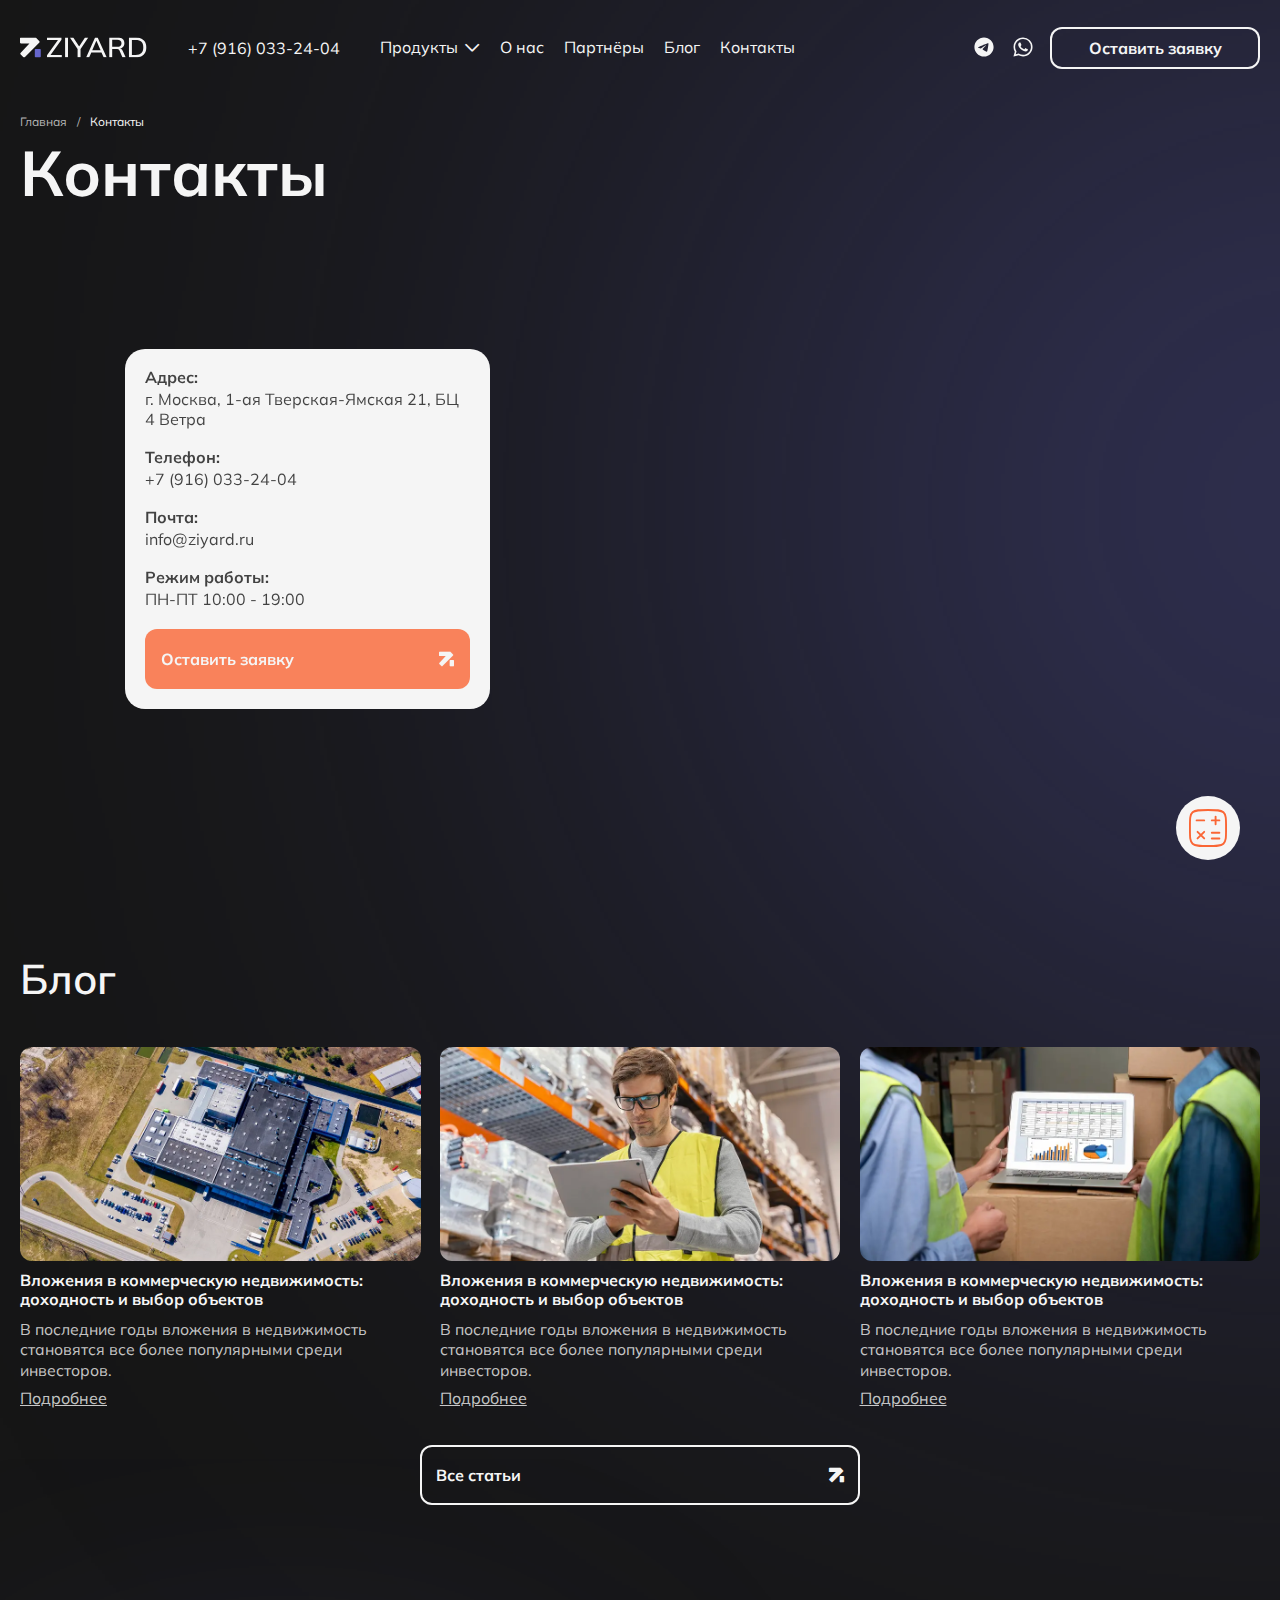
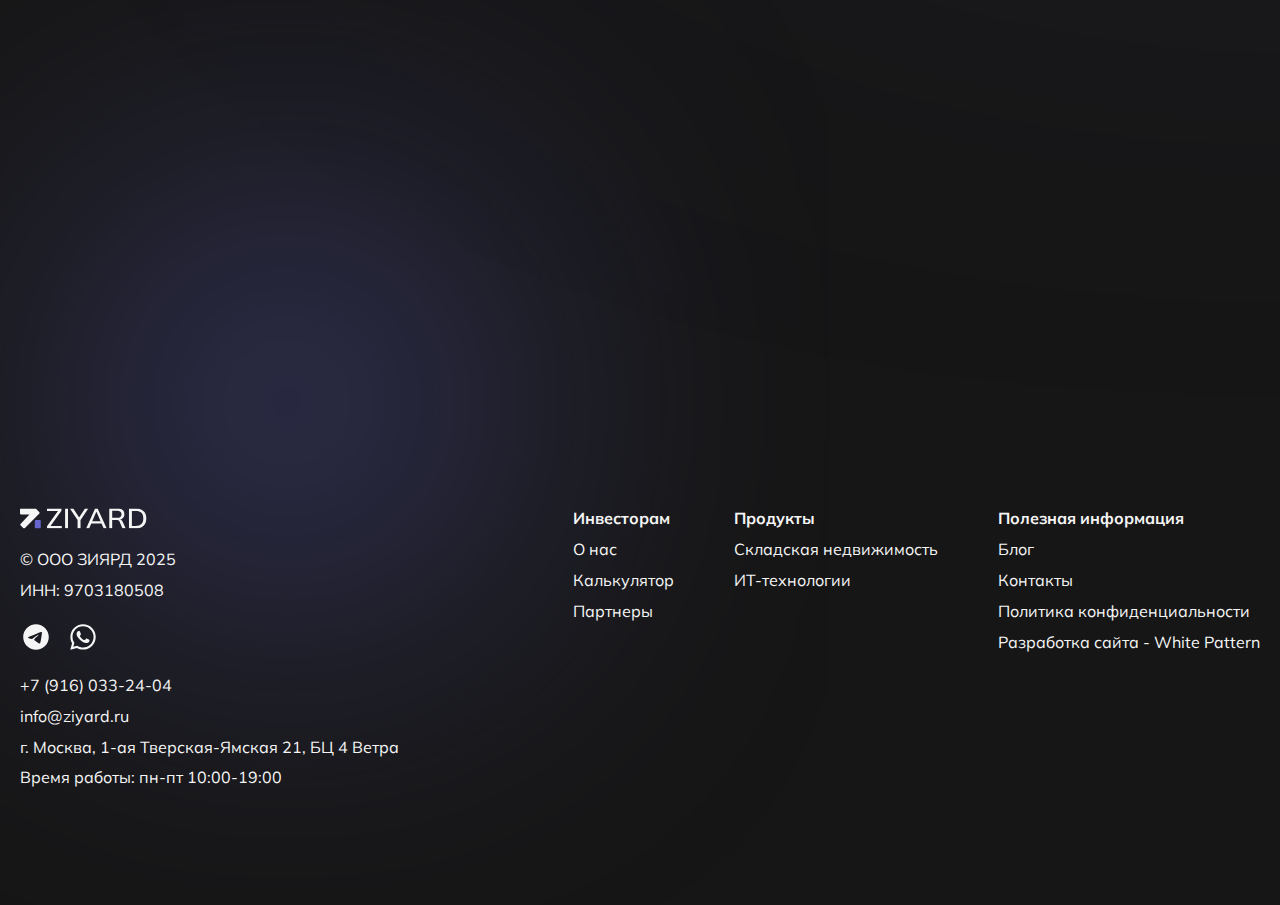
<file: contacts.html>
<!DOCTYPE html>
<html lang="ru">

<head>
	<title>Контакты</title>
	<meta charset="UTF-8">
	<meta name="format-detection" content="telephone=no">
	<link rel="stylesheet" href="css/style.min.css">
	<link rel="shortcut icon" href="favicon.ico">
	<!-- <meta name="robots" content="noindex, nofollow"> -->
	<meta name="viewport" content="width=device-width, initial-scale=1.0">
	<!--	 <style>body{opacity: 0;}</style>-->
	<style>
		/* Начальное состояние */
		body {
			opacity: 0;
			transition: opacity 0.5s ease-in-out;
		}

		/* Класс, добавляемый после загрузки */
		html.loaded body {
			opacity: 1;
		}
	</style>
	<script src="https://api-maps.yandex.ru/2.1/?lang=ru_RU"></script>
</head>

<body>
	<div class="wrapper">
		<header class="header wow animate__fadeInDown" data-scroll="220">
			<div class="header__container">
				<div class="header__left">
					<a href="/" class="header__logo logo"><img src="img/logo.svg" alt="Logo"></a>
					<a class="header__tel" href="tel:+7 (916) 033-24-04">+7 (916) 033-24-04</a>
					<div class="header__menu menu">
						<nav class="menu__body">
							<ul class="menu__list">
								<li class="menu__item has-submenu" data-spoilers="991.98">
									<a href="#" class="menu__link _icon-dropdown" data-spoiler>Продукты</a>
									<ul class="submenu">
										<li><a href="">Инвестиции в&nbsp;складскую недвижимость</a></li>
										<li><a href="">Стратегии прибыльных вложений в&nbsp;коммерческую недвижимость</a></li>
									</ul>
								</li>
								<li class="menu__item"><a href="#" class="menu__link">О нас</a></li>
								<li class="menu__item"><a href="#" class="menu__link">Партнёры</a></li>
								<li class="menu__item"><a href="#" class="menu__link">Блог</a></li>
								<li class="menu__item"><a href="#" class="menu__link">Контакты</a></li>
							</ul>
							<div class="menu__body-mobile">
							</div>
						</nav>
					</div>
				</div>
				<div class="header__right">
					<div class="header__social social" data-da=".menu__body-mobile, 991.98,last">
						<a href="" class="social__item">
							<svg>
								<use xlink:href="img/icons/icons.svg#tg"></use>
							</svg>
						</a>
						<a href="" class="social__item">
							<svg>
								<use xlink:href="img/icons/icons.svg#wp"></use>
							</svg>
						</a>
					</div>
					<button class="header__btn button button_outline" data-popup="#call" data-da=".menu__body-mobile, 991.98,last" type="button">Оставить заявку
					</button>
					<button type="button" class="menu__icon icon-menu"><span></span></button>
				</div>
				<div class="header__submenu">
					<div class="solution-inner">
						<div class="solution-inner__item item-solution wow animate__fadeInUp">
							<div class="item-solution__top">
								<div class="item-solution__title title title_h3">Инвестиции в&nbsp;складскую <br>
									недвижимость
								</div>
								<div class="item-solution__text">Это надёжный способ вложения, который обеспечивает
									<span>стабильный доход до&nbsp;45%.</span> Высокий спрос на&nbsp;складские помещения
									даёт гарантии
									востребованности и&nbsp;перспективу роста данного рынка. Работая с&nbsp;проверенными
									застройщиками, мы подбираем лучшие объекты для&nbsp;надёжности и&nbsp;прибыльности ваших
									вложений.
								</div>
							</div>
							<a href="" class="item-solution__link streched-link _icon-arrow"></a>
							<img src="img/solution/01.webp" alt="Image" class="item-solution__img">
						</div>
						<div class="solution-inner__item item-solution wow animate__fadeInUp">
							<div class="item-solution__top">
								<div class="item-solution__title title title_h3">Вложения в&nbsp;ИТ-технологии <br> для
									управления
									недвижимостью
								</div>
								<div class="item-solution__text">
									Мы видим большой потенциал в&nbsp;цифровизации процесса аренды недвижимости. Новые
									технологии
									трансформируют рынок сдачи внаём, упрощая процессы и&nbsp;создавая новые возможности
									для получения дохода. Вложения в&nbsp;эту сферу позволяют диверсифицировать ваш портфель
									и&nbsp;сделать стратегически важный шаг к&nbsp;росту доходности вложений в&nbsp;самой
									трендовой
									отрасли.
								</div>
							</div>
							<a href="" class="item-solution__link streched-link _icon-arrow"></a>
							<img src="img/solution/02.webp" alt="Image" class="item-solution__img">
						</div>
					</div>
				</div>
			</div>
		</header>

		<main class="page">
			<nav class="breadcrumbs wow animate__fadeInUp">
				<div class="breadcrumbs__container">
					<ul class="breadcrumbs__list">
						<li class="breadcrumbs__item"><a href="" class="breadcrumbs__link">Главная</a></li>
						<li class="breadcrumbs__item"><span class="breadcrumbs__current">Контакты</span>
						</li>
					</ul>
				</div>
			</nav>
			<section class="hero hero_inner hero_one">
				<svg class="hero__dec" viewBox="0 0 3508 3508" fill="none" xmlns="http://www.w3.org/2000/svg" preserveAspectRatio="xMidYMid meet">
					<g filter="url(#filter0_f_176_30)">
						<circle cx="1754" cy="1754" r="453" fill="#6666CC" />
					</g>

					<defs>
						<filter id="filter0_f_176_30" x="0.512085" y="0.512085" filterUnits="userSpaceOnUse" color-interpolation-filters="sRGB">
							<feGaussianBlur in="SourceGraphic" stdDeviation="1" />
							<feFlood flood-opacity="0" result="BackgroundImageFix" />
							<feBlend mode="normal" in="SourceGraphic" in2="BackgroundImageFix" result="shape" />
							<feGaussianBlur stdDeviation="550" />
						</filter>
					</defs>
				</svg>
				<div class="hero__container">
					<h1 class="info-hero__title wow animate__fadeInUp">Контакты</h1>
				</div>
			</section>
			<div class="map section-bottom">
				<div class="map__container">
					<div class="contacts">
						<div class="contacts__item">
							<strong>Адрес:</strong>
							<span>г. Москва, 1-ая Тверская-Ямская 21, БЦ 4 Ветра</span>
						</div>
						<div class="contacts__item">
							<strong>Телефон:</strong>
							<span><a href="tel:+79160332404">+7 (916) 033-24-04</a></span>
						</div>
						<div class="contacts__item">
							<strong>Почта:</strong>
							<span>info@ziyard.ru</span>
						</div>
						<div class="contacts__item">
							<strong>Режим работы:</strong>
							<span>ПН-ПТ 10:00 - 19:00</span>
						</div>
						<div class="contacts__item">
							<button class="contacts__btn button button_icon _icon-arrow" data-popup="#call" type="button">Оставить заявку
							</button>
						</div>
					</div>
					<div class="map__wrapper" id="map"></div>
				</div>
			</div>
			<section class="posts-block section-bottom">
				<div class="posts-block__container">
					<h2 class="posts-block__title title title_h2">Блог</h2>
					<div class="posts-block__items">
						<div class="posts-item">
							<div class="posts-item__img">
								<img src="img/blog/01.webp" alt="Image" class="ibg">
							</div>
							<div class="posts-item__body">
								<div class="posts-item__title">Вложения в&nbsp;коммерческую недвижимость: доходность и&nbsp;выбор
									объектов
								</div>
								<div class="posts-item__text">В последние годы вложения в&nbsp;недвижимость становятся все
									более популярными среди инвесторов.
								</div>
								<a href="" class="posts-item__link">
									Подробнее
								</a>
							</div>
						</div>
						<div class="posts-item">
							<div class="posts-item__img">
								<img src="img/blog/02.webp" alt="Image" class="ibg">
							</div>
							<div class="posts-item__body">
								<div class="posts-item__title">Вложения в&nbsp;коммерческую недвижимость: доходность и&nbsp;выбор
									объектов
								</div>
								<div class="posts-item__text">В последние годы вложения в&nbsp;недвижимость становятся все
									более популярными среди инвесторов.
								</div>
								<a href="" class="posts-item__link">
									Подробнее
								</a>
							</div>
						</div>
						<div class="posts-item">
							<div class="posts-item__img">
								<img src="img/blog/03.webp" alt="Image" class="ibg">
							</div>
							<div class="posts-item__body">
								<div class="posts-item__title">Вложения в&nbsp;коммерческую недвижимость: доходность и&nbsp;выбор
									объектов
								</div>
								<div class="posts-item__text">В последние годы вложения в&nbsp;недвижимость становятся все
									более популярными среди инвесторов.
								</div>
								<a href="" class="posts-item__link">
									Подробнее
								</a>
							</div>
						</div>
					</div>
					<div class="posts-block__action">
						<a href="" class="posts-block__btn button button_icon button_outline _icon-arrow">Все статьи</a>
					</div>
				</div>
			</section>
			<section class="feedback">
				<img src="img/feedback-blur.svg" alt="Image" class="feedback__blur">
				<div class="feedback__container">
					<div class="feedback__block wow animate__fadeInUp">
						<h2 class="feedback__title title title_h2">Мы рады вашему <i>интересу к Ziyard!</i></h2>
						<div class="feedback__text text-xl">Оставьте данные, и&nbsp;наш менеджер свяжется с&nbsp;вами в&nbsp;течение
							24&nbsp;часов, чтобы ответить на&nbsp;вопросы и&nbsp;предложить лучшие инвестиционные решения.
						</div>
					</div>
					<div class="feedback__form form">
						<form action="">
							<div class="form__inner">
								<div class="form__row wow animate__fadeInUp">
									<label for="name" class="form__label title title_h3">Имя</label>
									<div class="form__input">
										<input id="name" type="text" placeholder="" class="input">
									</div>
								</div>
								<div class="form__row wow animate__fadeInUp">
									<label for="phone" class="form__label title title_h3">Телефон</label>
									<div class="form__input">
										<input type="text" id="phone" placeholder="+7 (999) 999-99-99" class="input js-tel">
									</div>

								</div>
								<div class="form__row wow animate__fadeInUp">
									<div class="checkbox">
										<input id="c_" data-error="Ошибка" checked class="checkbox__input" type="checkbox" value="1" name="form[]">
										<label for="c_" class="checkbox__label">
											<span class="checkbox__text color-txt">Я согласен(на) с <a href="">Политикой конфиденциальности</a> и&nbsp;даю согласие на&nbsp;обработку персональных данных</span>
										</label>
									</div>
								</div>
								<div class="form__row wow animate__fadeInUp">
									<button class="form__button button button_icon _icon-arrow" data-popup="#call" type="submit">Заказать
										обратный
										звонок
									</button>
								</div>
							</div>
						</form>
					</div>
				</div>
			</section>

		</main>
		<footer class="footer">
			<div class="footer__container">
				<div class="footer__info">
					<a href="/" class="footer__logo logo"><img src="img/logo.svg" alt="Logo"></a>

					<ul class="footer__text text-main">
						<li> © ООО ЗИЯРД 2025</li>
						<li>ИНН: 9703180508</li>
					</ul>
					<div class="footer__social social">
						<a href="" class="social__item">
							<svg>
								<use xlink:href="img/icons/icons.svg#tg"></use>
							</svg>
						</a>
						<a href="" class="social__item">
							<svg>
								<use xlink:href="img/icons/icons.svg#wp"></use>
							</svg>
						</a>
					</div>
					<ul class="footer__text text-main">
						<li>
							<a class="link" href="tel:+79160332404">+7 (916) 033-24-04</a>
						</li>
						<li>
							<a class="link" href="mailto:info@ziyard.ru">info@ziyard.ru</a>
						</li>
						<li>
							г.&nbsp;Москва, 1-ая&nbsp;Тверская-Ямская 21, БЦ 4&nbsp;Ветра
						</li>
						<li>
							Время работы: пн-пт 10:00-19:00
						</li>
					</ul>
				</div>
				<div class="footer__menu menu-footer">
					<div class="menu-footer__col">
						<div class="menu-footer__title text-main">Инвесторам</div>
						<ul>
							<li><a class="link" href="">О нас</a></li>
							<li><a class="link" href="">Калькулятор</a></li>
							<li><a class="link" href="">Партнеры</a></li>
						</ul>
					</div>
					<div class="menu-footer__col">
						<div class="menu-footer__title text-main">Продукты</div>
						<ul>
							<li><a class="link" href="">Складская недвижимость</a></li>
							<li><a class="link" href=""> ИТ-технологии </a></li>
						</ul>
					</div>
					<div class="menu-footer__col">
						<div class="menu-footer__title text-main">Полезная информация</div>
						<ul>
							<li><a class="link" href="">Блог</a></li>
							<li><a class="link" href="">Контакты</a></li>
							<li><a class="link" href="">Политика конфиденциальности</a></li>
							<li><a class="link" href="https://whitepattern.ru/" rel="nofollow" target="_blank">
									Разработка сайта - White Pattern</a></li>
						</ul>
					</div>
				</div>
			</div>
		</footer>

	</div>
	<button class="widget" type="button" data-popup="#calc">
		<svg>
			<use xlink:href="img/icons/icons.svg#calc"></use>
		</svg>
	</button>

	<div id="calc" aria-hidden="true" class="popup popup_calc">
		<div class="popup__wrapper">
			<div class="popup__content">
				<img src="img/popup-blur.svg" alt="Image" class="popup__blur">
				<button data-close type="button" class="popup__close">
					<svg width="30" height="30" viewBox="0 0 30 30" fill="none" xmlns="http://www.w3.org/2000/svg">
						<path d="M15 16.75L8.875 22.875C8.64583 23.1042 8.35417 23.2188 8 23.2188C7.64583 23.2188 7.35417 23.1042 7.125 22.875C6.89583 22.6458 6.78125 22.3542 6.78125 22C6.78125 21.6458 6.89583 21.3542 7.125 21.125L13.25 15L7.125 8.875C6.89583 8.64583 6.78125 8.35417 6.78125 8C6.78125 7.64583 6.89583 7.35417 7.125 7.125C7.35417 6.89583 7.64583 6.78125 8 6.78125C8.35417 6.78125 8.64583 6.89583 8.875 7.125L15 13.25L21.125 7.125C21.3542 6.89583 21.6458 6.78125 22 6.78125C22.3542 6.78125 22.6458 6.89583 22.875 7.125C23.1042 7.35417 23.2188 7.64583 23.2188 8C23.2188 8.35417 23.1042 8.64583 22.875 8.875L16.75 15L22.875 21.125C23.1042 21.3542 23.2188 21.6458 23.2188 22C23.2188 22.3542 23.1042 22.6458 22.875 22.875C22.6458 23.1042 22.3542 23.2188 22 23.2188C21.6458 23.2188 21.3542 23.1042 21.125 22.875L15 16.75Z" fill="#F5F5F5" />
					</svg>
				</button>
				<div class="popup__text">
					<section class="calc">
						<div class="calc__container">
							<div class="calc__row">
								<div class="calc__col">
									<h2 class="calc__title title title_h2">Оцените потенциал
										<i>роста вашего капитала!</i>
									</h2>
									<div class="calc__text title title_h4">Зарабатывайте до <span>45%</span> в&nbsp;год</div>
								</div>
								<div class="calc__col">
									<div class="text-xl">Предлагаем вам уникальную возможность увеличить свой капитал. С&nbsp;нами
										дивиденды будут поступать дважды в&nbsp;год, что позволит вам максимально эффективно
										управлять
										своими финансами.
									</div>
								</div>
							</div>
							<div class="calc__wrapper calculation">
								<div class="calculation__row">
									<div class="calculation__col ">
										<div class="calculation__title title title_h3">
											Сумма инвестиций, ₽
										</div>
										<div class="calculation__input">
											<input class="input slider-value" type="text" readonly>
											<div class="range"></div>
											<div class="calculation__values">
												<small class="min-value"></small>
												<small class="max-value"></small>
											</div>
										</div>
									</div>
									<div class="calculation__col ">
										<div class="calculation__title title title_h3">
											Срок вложений, мес
										</div>
										<select name="form[]" data-class-modif="">
											<option value="12">12</option>
											<option value="24" selected>24</option>
											<option value="36">36</option>
											<option value="48">48</option>
											<option value="60">60</option>
										</select>
									</div>
								</div>
								<div class="calculation__row">
									<div class="calculation__result result-calculation">
										<div class="result-calculation__col ">
											<div class="result-calculation__title title title_h3">Мой ежегодный доход,&nbsp;₽</div>
											<div class="result-calculation__text js-result-every-year">18 583</div>
										</div>
										<div class="result-calculation__col ">
											<div class="result-calculation__title title title_h3">Мои дивиденды,&nbsp;₽</div>
											<div class="result-calculation__text js-result-dividends">8 583</div>
										</div>
									</div>
								</div>
							</div>
							<div class="calc__row">
								<div class="calc__col ">
									<button class="calc__btn button button_icon _icon-arrow" type="button" data-popup="#call">Заказать обратный
										звонок
									</button>
								</div>
								<div class="calc__col ">
									<div class="text-main color-txt">
										Свяжитесь с&nbsp;нами, чтобы обсудить выгодные инвестиционные стратегии и&nbsp;получить
										квалифицированную консультацию от&nbsp;экспертов Ziyard. Мы&nbsp;готовы помочь вам достичь
										финансового успеха!
									</div>
								</div>
							</div>
						</div>
					</section>
				</div>
			</div>
		</div>
	</div>

	<button class="btn-up" type="button" data-goto=".wrapper">
		<svg>
			<use xlink:href="img/icons/icons.svg#ar-up"></use>
		</svg>
	</button>

	<div id="call" aria-hidden="true" class="popup">
		<div class="popup__wrapper">
			<div class="popup__content">
				<img src="img/popup-blur.svg" alt="Image" class="popup__blur">
				<button data-close type="button" class="popup__close">
					<svg width="30" height="30" viewBox="0 0 30 30" fill="none" xmlns="http://www.w3.org/2000/svg">
						<path d="M15 16.75L8.875 22.875C8.64583 23.1042 8.35417 23.2188 8 23.2188C7.64583 23.2188 7.35417 23.1042 7.125 22.875C6.89583 22.6458 6.78125 22.3542 6.78125 22C6.78125 21.6458 6.89583 21.3542 7.125 21.125L13.25 15L7.125 8.875C6.89583 8.64583 6.78125 8.35417 6.78125 8C6.78125 7.64583 6.89583 7.35417 7.125 7.125C7.35417 6.89583 7.64583 6.78125 8 6.78125C8.35417 6.78125 8.64583 6.89583 8.875 7.125L15 13.25L21.125 7.125C21.3542 6.89583 21.6458 6.78125 22 6.78125C22.3542 6.78125 22.6458 6.89583 22.875 7.125C23.1042 7.35417 23.2188 7.64583 23.2188 8C23.2188 8.35417 23.1042 8.64583 22.875 8.875L16.75 15L22.875 21.125C23.1042 21.3542 23.2188 21.6458 23.2188 22C23.2188 22.3542 23.1042 22.6458 22.875 22.875C22.6458 23.1042 22.3542 23.2188 22 23.2188C21.6458 23.2188 21.3542 23.1042 21.125 22.875L15 16.75Z" fill="#F5F5F5" />
					</svg>
				</button>
				<div class="popup__text">
					<div class="popup-inner">
						<div class="popup-inner__title title title_h2">Оцените потенциал <i>роста вашего капитала!</i></div>
						<div class="popup-inner__text title title_h4">
							Зарабатывайте до <span>45%</span> в&nbsp;год
						</div>
						<div class="popup-inner__form form">
							<form action="">
								<div class="form__inner">
									<div class="form__row ">
										<label for="p-name" class="form__label title title_h3">Имя</label>
										<div class="form__input">
											<input id="p-name" type="text" placeholder="" class="input">
										</div>
									</div>
									<div class="form__row ">
										<label for="p-phone" class="form__label title title_h3">Телефон</label>
										<div class="form__input">
											<input type="text" id="p-phone" placeholder="+7 (999) 999-99-99" class="input js-tel">
										</div>

									</div>
									<div class="form__row ">
										<div class="checkbox">
											<input id="pc_0" checked data-error="Ошибка" class="checkbox__input" type="checkbox" value="1" name="form[]">
											<label for="pc_0" class="checkbox__label">
												<span class="checkbox__text color-txt">Я согласен(на) с <a href="">Политикой конфиденциальности</a> и&nbsp;даю согласие на&nbsp;обработку персональных данных</span>
											</label>
										</div>
									</div>
									<div class="form__row ">
										<button class="form__button button button_icon _icon-arrow" data-popup="#call" type="submit">Заказать
											обратный
											звонок
										</button>
									</div>
								</div>
							</form>
						</div>
					</div>
				</div>
			</div>
		</div>
	</div>

	<script>
		document.addEventListener("DOMContentLoaded", function() {
			ymaps.ready(init);
		});

		function init() {
			var myMap = new ymaps.Map("map", {
				center: [55.774583, 37.583850], // Координаты центра карты (Москва)
				zoom: 17,
				controls: [],
			});

			var myPlacemark = new ymaps.Placemark(
				[55.774527, 37.587093], // Координаты метки
				{
					// hintContent: "Моя метка",
					// balloonContent: "Здесь кастомная иконка"
				}, {
					iconLayout: "default#image",
					iconImageHref: "img/icons/map-icon.svg", // Ссылка на кастомную иконку
					iconImageSize: [56, 72], // Размер иконки
					iconImageOffset: [-28, -36] // Смещение иконки относительно точки
				}
			);

			myMap.geoObjects.add(myPlacemark);
		}
	</script>
	<script src="js/app.min.js"></script>

</body>

</html>
</file>
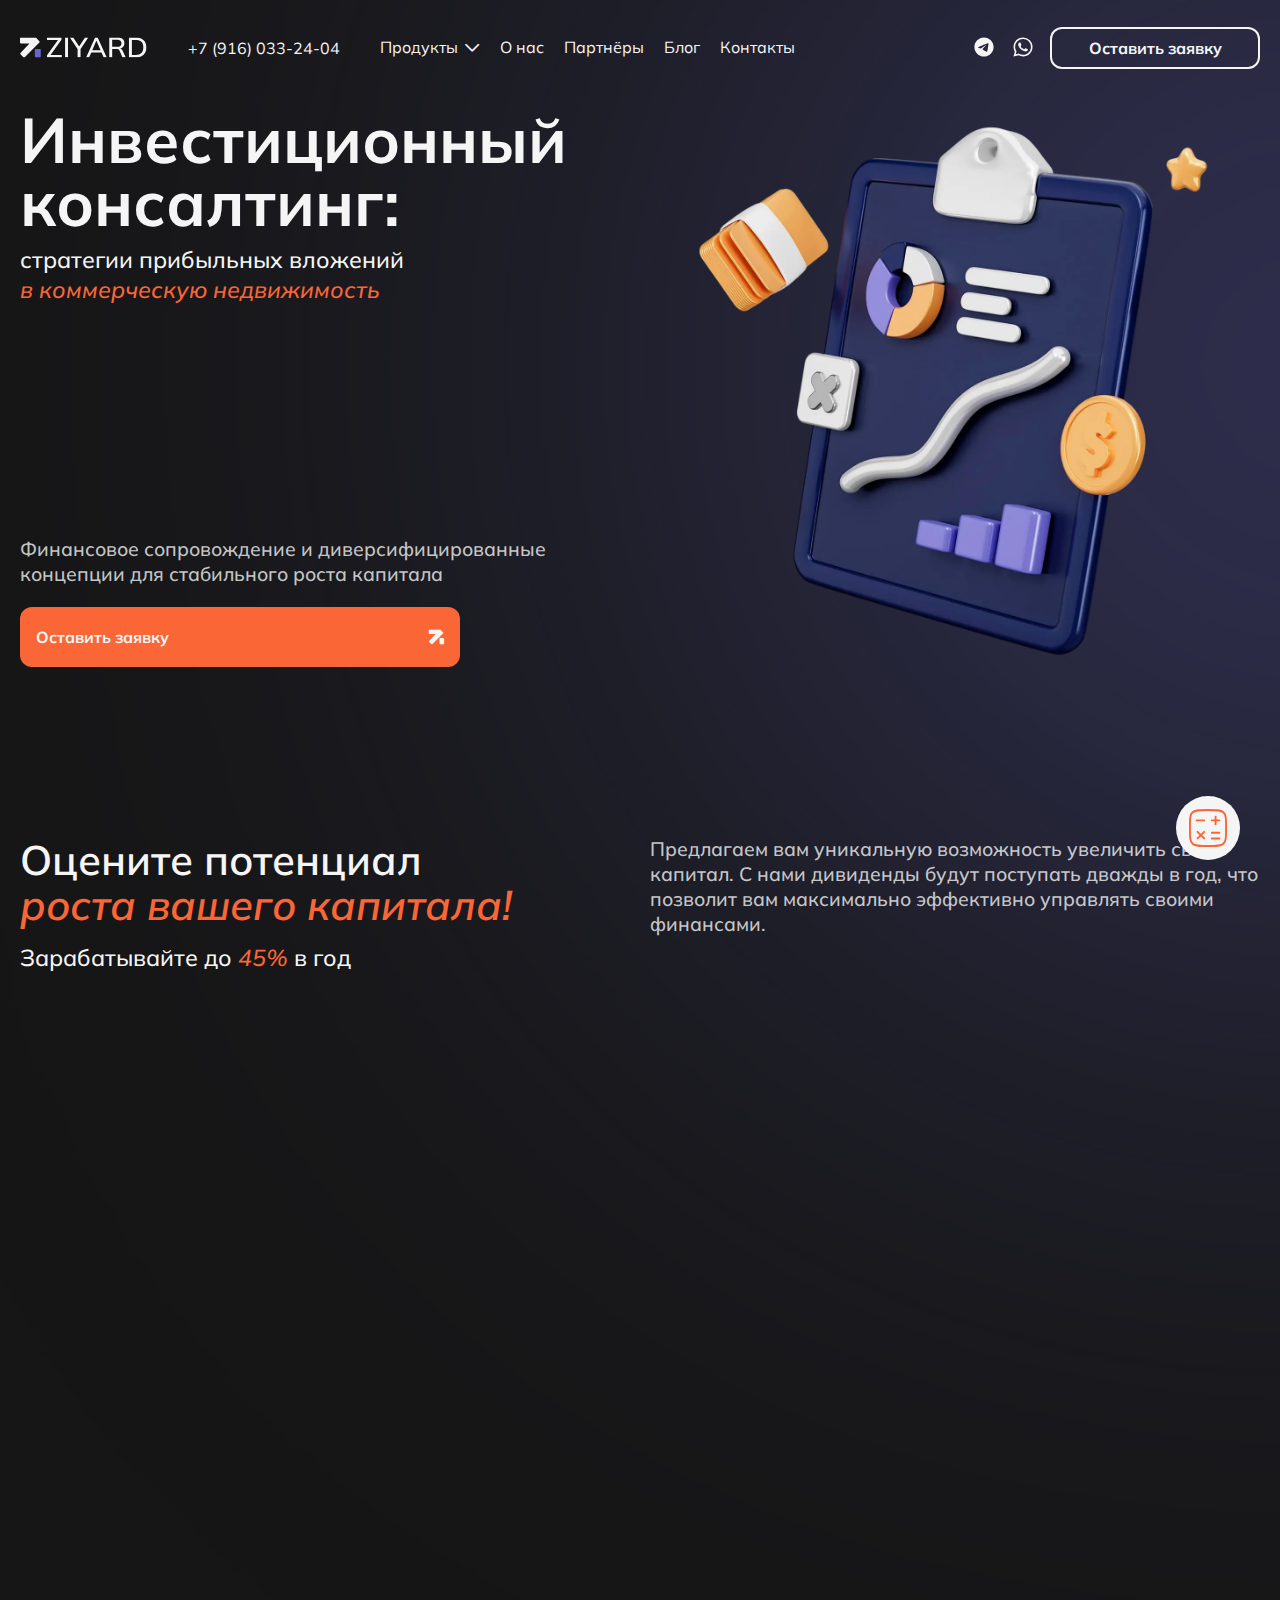
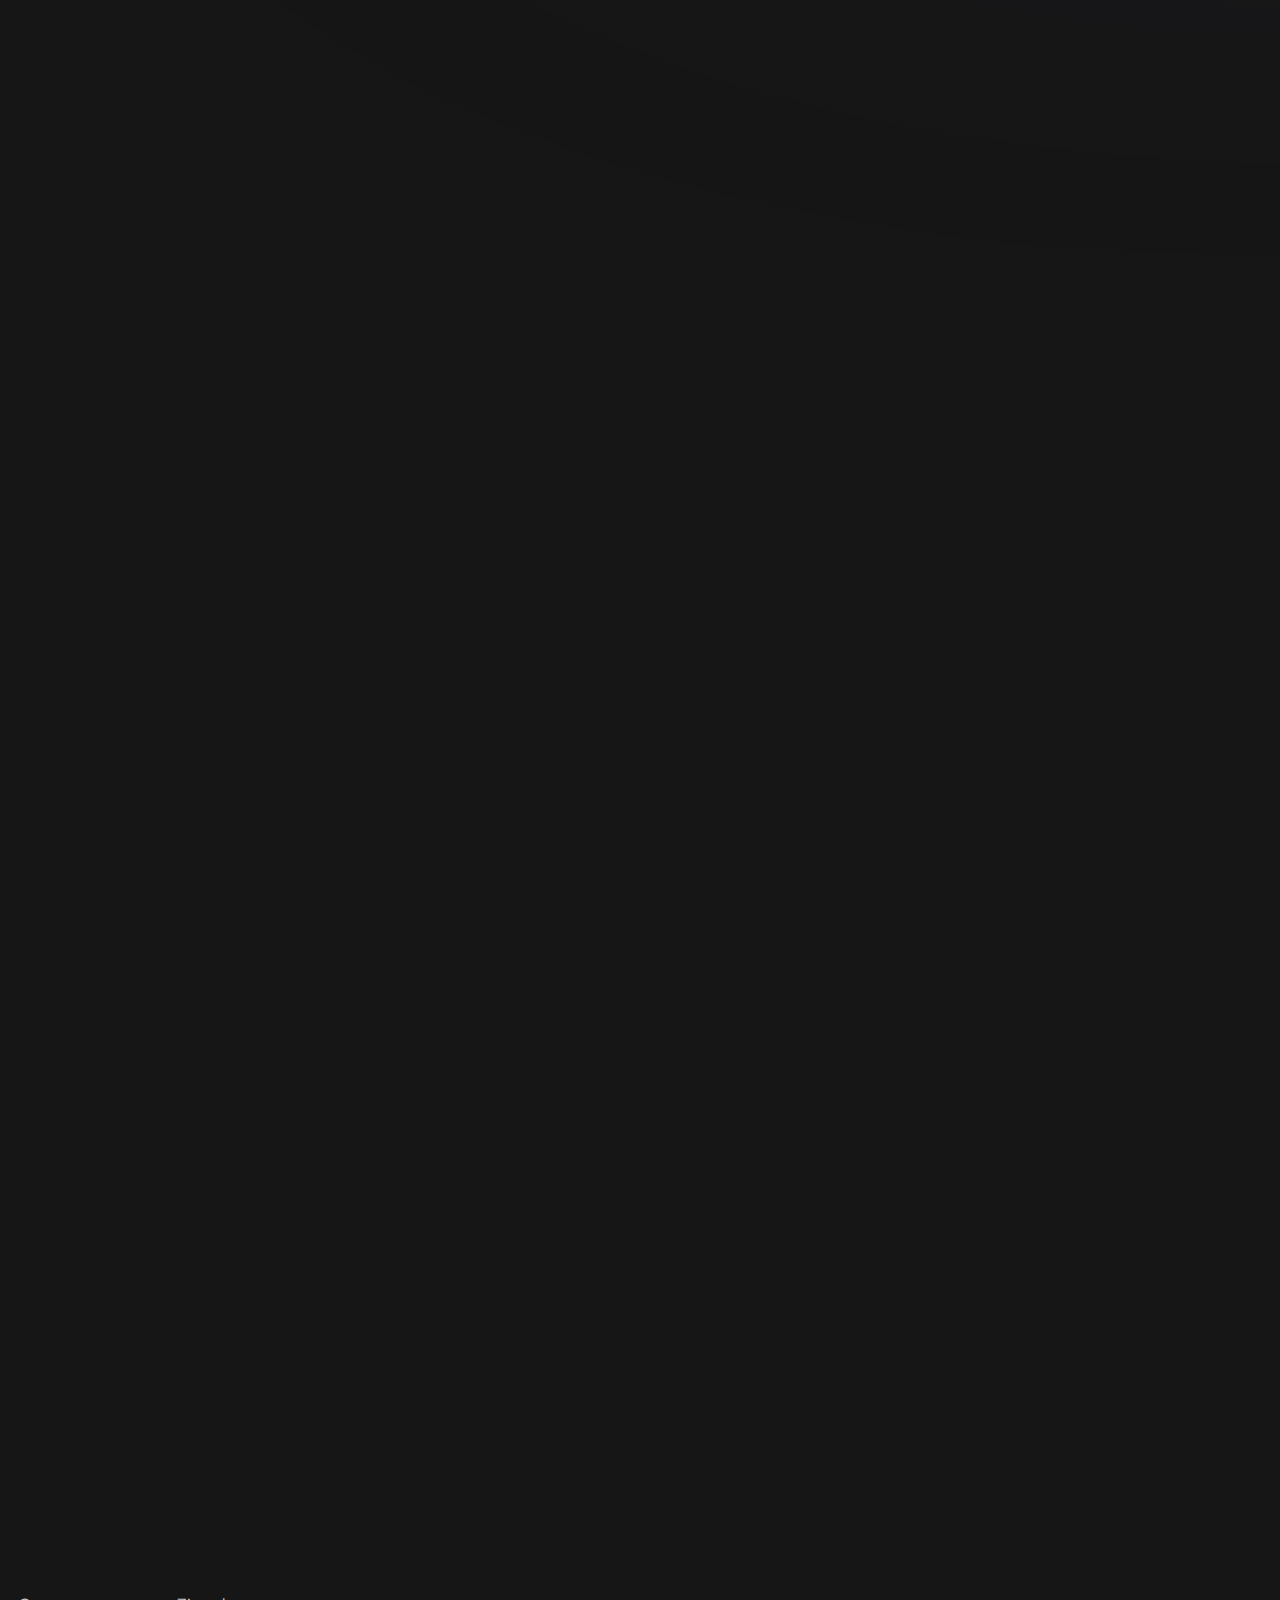
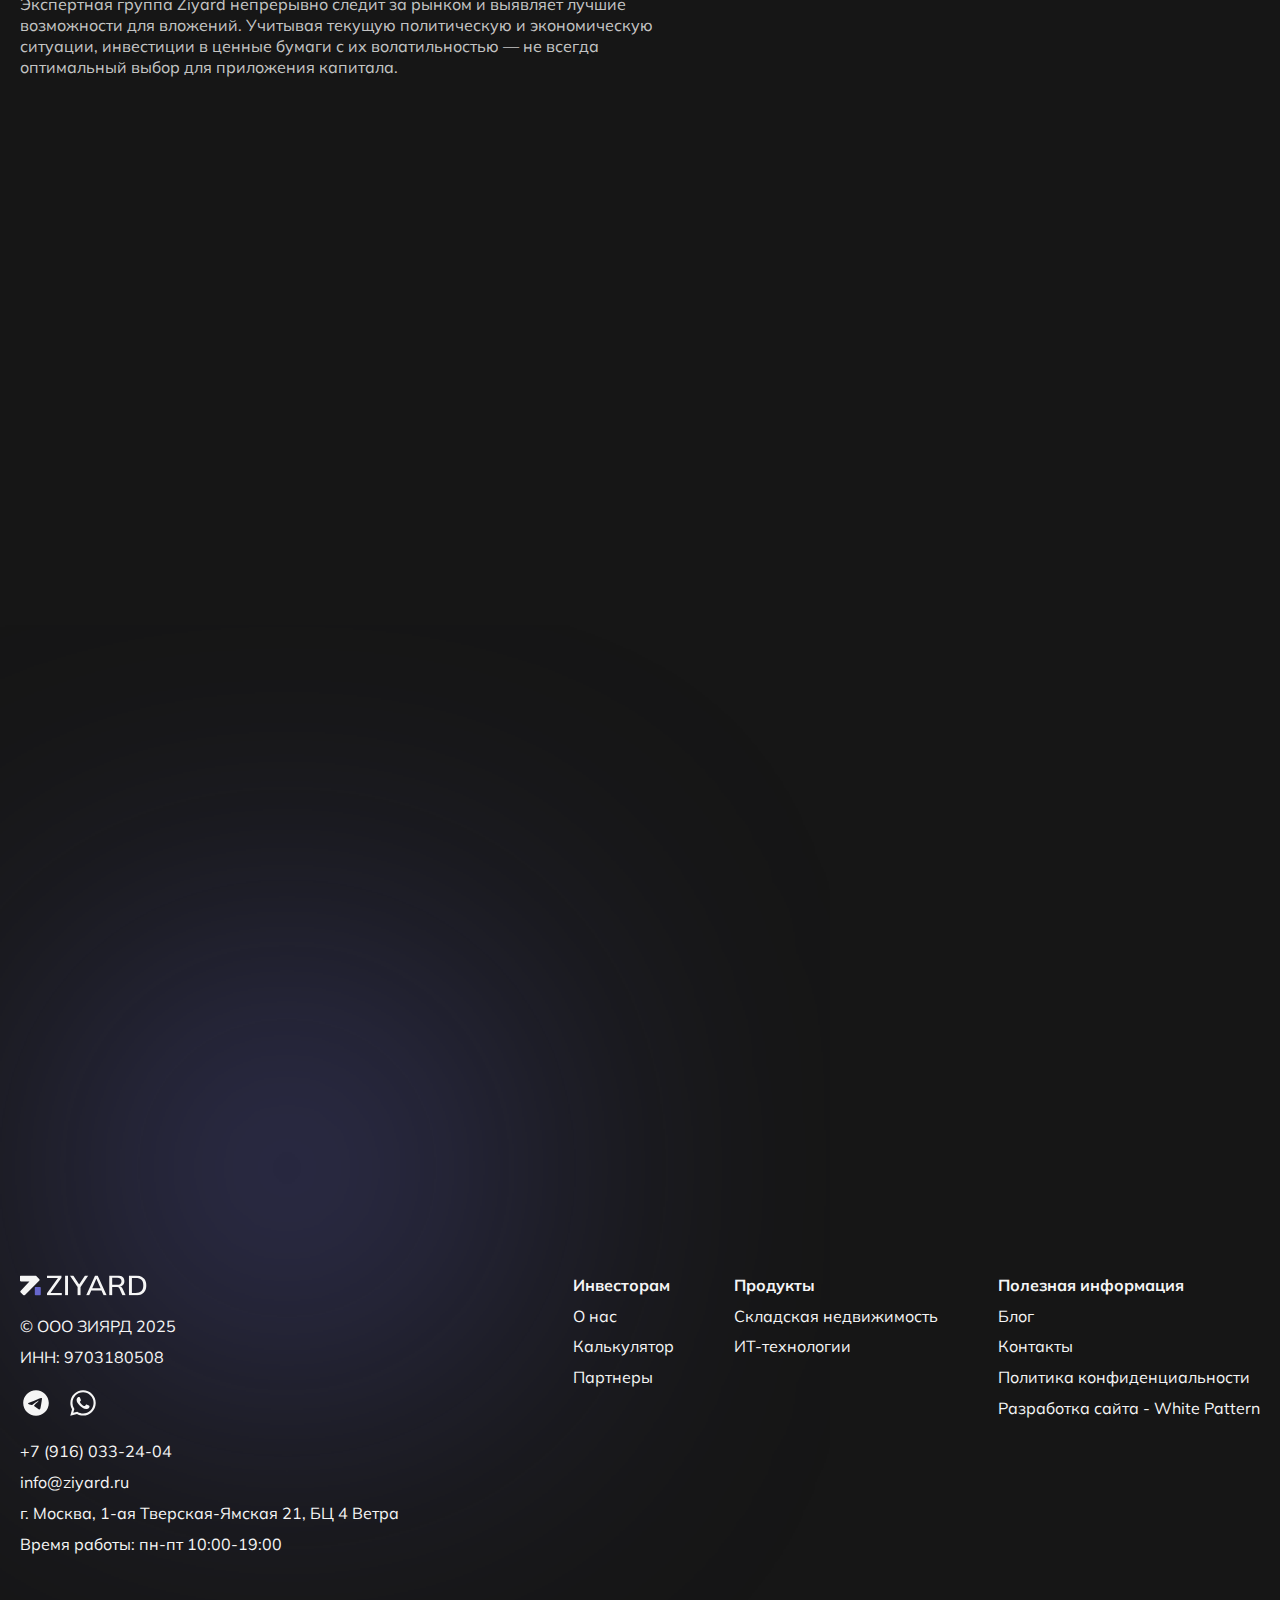
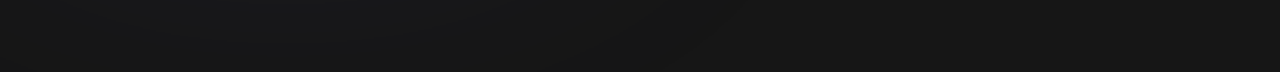
<file: home.html>
<!DOCTYPE html>
<html lang="ru">

<head>
	<title>Главная</title>
	<meta charset="UTF-8">
	<meta name="format-detection" content="telephone=no">
	<link rel="stylesheet" href="css/style.min.css">
	<link rel="shortcut icon" href="favicon.ico">
	<!-- <meta name="robots" content="noindex, nofollow"> -->
	<meta name="viewport" content="width=device-width, initial-scale=1.0">
	<!--	 <style>body{opacity: 0;}</style>-->
	<style>
		/* Начальное состояние */
		body {
			opacity: 0;
			transition: opacity 0.5s ease-in-out;
		}

		/* Класс, добавляемый после загрузки */
		html.loaded body {
			opacity: 1;
		}
	</style>
</head>

<body>
	<div class="wrapper">
		<header class="header wow animate__fadeInDown" data-scroll="220">
			<div class="header__container">
				<div class="header__left">
					<a href="/" class="header__logo logo"><img src="img/logo.svg" alt="Logo"></a>
					<a class="header__tel" href="tel:+7 (916) 033-24-04">+7 (916) 033-24-04</a>
					<div class="header__menu menu">
						<nav class="menu__body">
							<ul class="menu__list">
								<li class="menu__item has-submenu" data-spoilers="991.98">
									<a href="#" class="menu__link _icon-dropdown" data-spoiler>Продукты</a>
									<ul class="submenu">
										<li><a href="">Инвестиции в&nbsp;складскую недвижимость</a></li>
										<li><a href="">Стратегии прибыльных вложений в&nbsp;коммерческую недвижимость</a></li>
									</ul>
								</li>
								<li class="menu__item"><a href="#" class="menu__link">О нас</a></li>
								<li class="menu__item"><a href="#" class="menu__link">Партнёры</a></li>
								<li class="menu__item"><a href="#" class="menu__link">Блог</a></li>
								<li class="menu__item"><a href="#" class="menu__link">Контакты</a></li>
							</ul>
							<div class="menu__body-mobile">
							</div>
						</nav>
					</div>
				</div>
				<div class="header__right">
					<div class="header__social social" data-da=".menu__body-mobile, 991.98,last">
						<a href="" class="social__item">
							<svg>
								<use xlink:href="img/icons/icons.svg#tg"></use>
							</svg>
						</a>
						<a href="" class="social__item">
							<svg>
								<use xlink:href="img/icons/icons.svg#wp"></use>
							</svg>
						</a>
					</div>
					<button class="header__btn button button_outline" data-popup="#call" data-da=".menu__body-mobile, 991.98,last" type="button">Оставить заявку
					</button>
					<button type="button" class="menu__icon icon-menu"><span></span></button>
				</div>
				<div class="header__submenu">
					<div class="solution-inner">
						<div class="solution-inner__item item-solution wow animate__fadeInUp">
							<div class="item-solution__top">
								<div class="item-solution__title title title_h3">Инвестиции в&nbsp;складскую <br>
									недвижимость
								</div>
								<div class="item-solution__text">Это надёжный способ вложения, который обеспечивает
									<span>стабильный доход до&nbsp;45%.</span> Высокий спрос на&nbsp;складские помещения
									даёт гарантии
									востребованности и&nbsp;перспективу роста данного рынка. Работая с&nbsp;проверенными
									застройщиками, мы подбираем лучшие объекты для&nbsp;надёжности и&nbsp;прибыльности ваших
									вложений.
								</div>
							</div>
							<a href="" class="item-solution__link streched-link _icon-arrow"></a>
							<img src="img/solution/01.webp" alt="Image" class="item-solution__img">
						</div>
						<div class="solution-inner__item item-solution wow animate__fadeInUp">
							<div class="item-solution__top">
								<div class="item-solution__title title title_h3">Вложения в&nbsp;ИТ-технологии <br> для
									управления
									недвижимостью
								</div>
								<div class="item-solution__text">
									Мы видим большой потенциал в&nbsp;цифровизации процесса аренды недвижимости. Новые
									технологии
									трансформируют рынок сдачи внаём, упрощая процессы и&nbsp;создавая новые возможности
									для получения дохода. Вложения в&nbsp;эту сферу позволяют диверсифицировать ваш портфель
									и&nbsp;сделать стратегически важный шаг к&nbsp;росту доходности вложений в&nbsp;самой
									трендовой
									отрасли.
								</div>
							</div>
							<a href="" class="item-solution__link streched-link _icon-arrow"></a>
							<img src="img/solution/02.webp" alt="Image" class="item-solution__img">
						</div>
					</div>
				</div>
			</div>
		</header>

		<main class="page">
			<section class="hero section-bottom">
				<svg class="hero__dec" viewBox="0 0 3508 3508" fill="none" xmlns="http://www.w3.org/2000/svg" preserveAspectRatio="xMidYMid meet">
					<g filter="url(#filter0_f_176_30)">
						<circle cx="1754" cy="1754" r="453" fill="#6666CC" />
					</g>

					<defs>
						<filter id="filter0_f_176_30" x="0.512085" y="0.512085" filterUnits="userSpaceOnUse" color-interpolation-filters="sRGB">
							<feGaussianBlur in="SourceGraphic" stdDeviation="1" />
							<feFlood flood-opacity="0" result="BackgroundImageFix" />
							<feBlend mode="normal" in="SourceGraphic" in2="BackgroundImageFix" result="shape" />
							<feGaussianBlur stdDeviation="550" />
						</filter>
					</defs>
				</svg>
				<div class="hero__container">
					<div class="hero__info info-hero">
						<div class="info-hero__top wow animate__fadeInUp">
							<h1 class="info-hero__title">Инвестиционный консалтинг:</h1>
							<div class="info-hero__text title title_h4">стратегии прибыльных вложений <span>в&nbsp;коммерческую недвижимость</span>
							</div>
						</div>
						<div class="info-hero__bottom wow animate__fadeInUp">
							<div class="text-xl">Финансовое сопровождение и&nbsp;диверсифицированные концепции для&nbsp;стабильного
								роста капитала
							</div>
							<button class="info-hero__btn button button_icon _icon-arrow" data-popup="#call" type="button">Оставить заявку
							</button>
						</div>
					</div>
					<div class="hero__img wow animate__fadeInUp" data-da=".hero__info, 767.98,1">
						<img class="ibg" src="img/hero-img.webp" alt="Image">
					</div>
				</div>
			</section>
			<section class="calc section-bottom">
				<div class="calc__container">
					<div class="calc__row">
						<div class="calc__col wow animate__fadeInUp">
							<h2 class="calc__title title title_h2">Оцените потенциал
								<i>роста вашего капитала!</i>
							</h2>
							<div class="calc__text title title_h4">Зарабатывайте до <span>45%</span> в&nbsp;год</div>
						</div>
						<div class="calc__col wow animate__fadeInUp">
							<div class="text-xl">Предлагаем вам уникальную возможность увеличить свой капитал. С&nbsp;нами
								дивиденды будут поступать дважды в&nbsp;год, что позволит вам максимально эффективно
								управлять
								своими финансами.
							</div>
						</div>
					</div>
					<div class="calc__wrapper calculation">
						<div class="calculation__row">
							<div class="calculation__col wow animate__fadeInUp">
								<div class="calculation__title title title_h3">
									Сумма инвестиций, ₽
								</div>
								<div class="calculation__input">
									<input class="input slider-value" type="text" readonly>
									<div class="range"></div>
									<div class="calculation__values">
										<small class="min-value"></small>
										<small class="max-value"></small>
									</div>
								</div>
							</div>
							<div class="calculation__col wow animate__fadeInUp">
								<div class="calculation__title title title_h3">
									Срок вложений, мес
								</div>
								<select name="form[]" data-class-modif="">
									<option value="12">12</option>
									<option value="24" selected>24</option>
									<option value="36">36</option>
									<option value="48">48</option>
									<option value="60">60</option>
								</select>
							</div>
						</div>
						<div class="calculation__row">
							<div class="calculation__result result-calculation">
								<div class="result-calculation__col wow animate__fadeInUp">
									<div class="result-calculation__title title title_h3">Мой ежегодный доход,&nbsp;₽</div>
									<div class="result-calculation__text js-result-every-year">18 583</div>
								</div>
								<div class="result-calculation__col wow animate__fadeInUp">
									<div class="result-calculation__title title title_h3">Мои дивиденды,&nbsp;₽</div>
									<div class="result-calculation__text js-result-dividends">8 583</div>
								</div>
							</div>
						</div>
					</div>
					<div class="calc__row">
						<div class="calc__col wow animate__fadeInUp">
							<button class="calc__btn button button_icon _icon-arrow" type="button" data-popup="#call">Заказать обратный
								звонок
							</button>
						</div>
						<div class="calc__col wow animate__fadeInUp">
							<div class="text-main color-txt">
								Свяжитесь с&nbsp;нами, чтобы обсудить выгодные инвестиционные стратегии и&nbsp;получить
								квалифицированную консультацию от&nbsp;экспертов Ziyard. Мы&nbsp;готовы помочь вам достичь
								финансового успеха!
							</div>
						</div>
					</div>
				</div>
			</section>
			<section class="faq section-bottom">
				<div class="faq__container">
					<div class="faq__block block-text wow animate__fadeInUp">
						<h2 class="block-text__title title title_h2">Инвестировать с&nbsp;нами — <span>значит видеть на&nbsp;перспективу</span>
						</h2>
						<div class="block-text__text text-xl">Попробуйте уникальные возможности для&nbsp;роста ваших
							вложений,
							основанные на&nbsp;многолетнем опыте и&nbsp;глубоком понимании рынка:
						</div>
					</div>
					<div data-spollers class="faq__info spollers">
						<details class="spollers__item wow animate__fadeInUp">
							<summary class="spollers__title title title_h3">
								<i class="spollers__icon icon"><img src="img/icons/faq/01.svg" alt="Image"></i>
								<strong>Постоянный анализ рынка инвестиций</strong>
								<small>01</small>
							</summary>
							<div class="spollers__body">
								<div class="text-main color-txt">
									Мы внимательно следим за&nbsp;изменениями на&nbsp;рынке и&nbsp;проводим глубокий анализ
									трендов.
									Это позволяет предлагать актуальные и&nbsp;прибыльные инвестиционные возможности.
									Например,
									наши специалисты оперативно идентифицировали рост спроса на&nbsp;складскую недвижимость,
									что открыло новые горизонты для&nbsp;выгодных вложений.
								</div>
							</div>
						</details>
						<details class="spollers__item wow animate__fadeInUp">
							<summary class="spollers__title title title_h3">
								<i class="spollers__icon icon"><img src="img/icons/faq/02.svg" alt="Image"></i>
								<strong>Сделка под ключ</strong>
								<small>02</small>
							</summary>
							<div class="spollers__body">
								<div class="text-main color-txt">
									Ziyard предлагает комплексные решения для инвесторов. Мы берём на&nbsp;себя все этапы:
									от&nbsp;поиска выгодного предложения и&nbsp;заключения договора до сопровождения сделки
									и контроля за
									выполнением условий. Вам не&nbsp;нужно беспокоиться о&nbsp;мелочах — мы делаем всё для&nbsp;вашего
									удобства.
								</div>
							</div>
						</details>
						<details class="spollers__item wow animate__fadeInUp">
							<summary class="spollers__title title title_h3">
								<i class="spollers__icon icon"><img src="img/icons/faq/03.svg" alt="Image"></i>
								<strong>Доступные продукты</strong>
								<small>03</small>
							</summary>
							<div class="spollers__body">
								<div class="text-main color-txt">
									Мы предлагаем разнообразные инвестиционные продукты, которые подходят как опытным
									инвесторам, так и&nbsp;тем, кто только начинает свой путь. Делаем инвестиции доступными:
									вы
									становитесь частью крупного бизнеса даже с&nbsp;небольшим капиталом. Все решения
									прозрачны и&nbsp;понятны, что позволяет вам легко ориентироваться в выборе.
								</div>
							</div>
						</details>
						<details class="spollers__item wow animate__fadeInUp">
							<summary class="spollers__title title title_h3">
								<i class="spollers__icon icon"><img src="img/icons/faq/04.svg" alt="Image"></i>
								<strong>Высокая доходность</strong>
								<small>04</small>
							</summary>
							<div class="spollers__body">
								<div class="text-main color-txt">
									Наши программы инвестирования регулярно демонстрируют высокие показатели доходности.
									Например, инвестиции в&nbsp;проекты, связанные со&nbsp;строительством складов, могут
									приносить от&nbsp;35% годовых, что позволяет нашим клиентам значительно увеличивать свой
									капитал.
								</div>
							</div>
						</details>
						<details class="spollers__item wow animate__fadeInUp">
							<summary class="spollers__title title title_h3">
								<i class="spollers__icon icon"><img src="img/icons/faq/05.svg" alt="Image"></i>
								<strong>Экономия времени</strong>
								<small>05</small>
							</summary>
							<div class="spollers__body">
								<div class="text-main color-txt">
									Освобождаем вас от&nbsp;рутины, связанной с&nbsp;анализом и&nbsp;управлением активами.
									Вы можете
									сосредоточиться на&nbsp;своих целях, в&nbsp;то время как мы делаем все необходимое для
									роста
									вашего капитала.
								</div>
							</div>
						</details>
					</div>
					<div class="block-action wow animate__fadeInUp">
						<div class="block-action__text title title_h4">
							Хотите узнать больше о&nbsp;наших услугах и&nbsp;преимуществах? <br> Закажите персональную
							консультацию.
							Ваш успех — наша цель!
						</div>
						<div class="block-action__btn">
							<button class="button button_icon _icon-arrow button--fw" data-popup="#call" type="button">Оставить заявку</button>
						</div>
					</div>
				</div>
			</section>
			<section class="why section-bottom">
				<div class="why__container">
					<h2 class="why__title title title_h2 wow animate__fadeInUp">
						Почему инвесторы <i>выбирают нас</i>
					</h2>
					<div class="tabs wow animate__fadeInUp" data-tabs="">
						<nav data-tabs-titles class="tabs__navigation">
							<button type="button" class="tabs__title _tab-active">Профессионализм и&nbsp;экспертиза</button>
							<button type="button" class="tabs__title">Прозрачность и&nbsp;честность</button>
							<button type="button" class="tabs__title">Доказанные результаты</button>
							<button type="button" class="tabs__title">Надёжность и&nbsp;стабильность</button>
							<button type="button" class="tabs__title">Индивидуальный подход</button>
							<button type="button" class="tabs__title">Юридическое сопровождение&nbsp;сделки</button>
						</nav>
						<div data-tabs-body class="tabs__content wow animate__fadeInUp">
							<div class="tabs__body">
								<div class="why-item">
									<div class="why-item__text text-main color-txt">Средний стаж экспертов — от&nbsp;10&nbsp;лет,
										в&nbsp;активе — практика многочисленных успешных сделок и&nbsp;квалификационные
										аттестаты
										специалистов финансового рынка ФСФР 1.0, 5.0. Мы регулярно отслеживаем актуальные
										тренды рынка, проводим аудит инвестиций и&nbsp;применяем инновационные практики
										оценки маржинальности различных финансовых инструментов. Компилируя знания, опыт и&nbsp;экспертный
										подход к&nbsp;минимизации рисков, мы предлагаем лучшие решения для достижения
										ваших финансовых целей.
									</div>
									<div class="why-item__img">
										<img src="img/why/01.webp" alt="Image">
									</div>
								</div>
							</div>
							<div class="tabs__body">
								<div class="why-item">
									<div class="why-item__text text-main color-txt">Мы придерживаемся принципов прозрачности
										в&nbsp;наших операциях. Каждое действие, каждая инвестиция открыты для&nbsp;наших
										клиентов.
										Мы честно информируем о&nbsp;рисках и&nbsp;перспективах, чтобы вы могли принимать
										обоснованные
										решения. В&nbsp;ходе реализации проектов мы предоставляем клиентам по&nbsp;их&nbsp;запросам
										отчёты
										об&nbsp;этапах, динамике маржинальности и&nbsp;других ключевых показателях
										инвестирования.
									</div>
									<div class="why-item__img">
										<img src="img/why/02.webp" alt="Image">
									</div>
								</div>
							</div>
							<div class="tabs__body">
								<div class="why-item">
									<div class="why-item__text text-main color-txt">
										Наши достижения говорят сами за&nbsp;себя. Мы можем предоставить реальные примеры
										успешных инвестиций из&nbsp;нашей практики. Результаты работы подтверждают нашу
										надежность.
									</div>
									<div class="why-item__img">
										<img src="img/why/03.webp" alt="Image">
									</div>
								</div>
							</div>
							<div class="tabs__body">
								<div class="why-item">
									<div class="why-item__text text-main color-txt">
										Мы отбираем проекты по&nbsp;строгим критериям, работая только с&nbsp;финансово
										устойчивыми
										компаниями с&nbsp;балансом от 1 миллиарда рублей. Используем надёжные инструменты
										оценки
										стабильности наших партнеров и&nbsp;проектов. Применяем схемы, защищающие ваши
										вложения
										от&nbsp;рисков.
									</div>
									<div class="why-item__img">
										<img src="img/why/04.webp" alt="Image">
									</div>
								</div>
							</div>
							<div class="tabs__body">
								<div class="why-item">
									<div class="why-item__text text-main color-txt">
										Каждая инвестиция уникальна. Именно поэтому мы разработали индивидуальные стратегии,
										учитывающие ваши финансовые цели и&nbsp;рисковую готовность. Мы стремимся строить
										долгосрочные отношения с&nbsp;каждым клиентом.
									</div>
									<div class="why-item__img">
										<img src="img/why/05.webp" alt="Image">
									</div>
								</div>
							</div>
							<div class="tabs__body">
								<div class="why-item">
									<div class="why-item__text text-main color-txt">
										Обеспечиваем юридическую защиту и&nbsp;безопасность ваших вложений на&nbsp;каждом
										этапе. Все
										договоры — с&nbsp;прозрачными условиями и&nbsp;содержат обеспечительные меры и&nbsp;субсидиарную
										ответственность перед инвестором.
									</div>
									<div class="why-item__img">
										<img src="img/why/06.webp" alt="Image">
									</div>
								</div>
							</div>
						</div>
					</div>
				</div>
			</section>
			<section class="solution section-bottom">
				<div class="solution__container">
					<div class="solution__block block-text wow animate__fadeInUp">
						<h2 class="block-text__title title title_h2">Профессиональные решения <i>с&nbsp;высокой доходностью
								и&nbsp;стабильными
								перспективами</i></h2>
						<div class="block-text__text text-xl">Мы сосредоточились на&nbsp;новых нишах в&nbsp;реальном секторе
							экономики
							и&nbsp;предлагаем выгодные стратегии и&nbsp;инструменты для&nbsp;инвестирования в&nbsp;коммерческую
							недвижимость.
						</div>
					</div>
					<div class="solution__text text-main color-txt">Экспертная группа Ziyard непрерывно следит за&nbsp;рынком
						и&nbsp;выявляет лучшие возможности для&nbsp;вложений. Учитывая текущую политическую и&nbsp;экономическую
						ситуации,
						инвестиции в&nbsp;ценные бумаги с&nbsp;их волатильностью — не&nbsp;всегда оптимальный выбор для&nbsp;приложения
						капитала.
					</div>
					<div class="solution-inner">
						<div class="solution-inner__item item-solution wow animate__fadeInUp">
							<div class="item-solution__top">
								<div class="item-solution__title title title_h3">Инвестиции в&nbsp;складскую <br>
									недвижимость
								</div>
								<div class="item-solution__text">Это надёжный способ вложения, который обеспечивает
									<span>стабильный доход до&nbsp;45%.</span> Высокий спрос на&nbsp;складские помещения
									даёт гарантии
									востребованности и&nbsp;перспективу роста данного рынка. Работая с&nbsp;проверенными
									застройщиками, мы подбираем лучшие объекты для&nbsp;надёжности и&nbsp;прибыльности ваших
									вложений.
								</div>
							</div>
							<a href="" class="item-solution__link streched-link _icon-arrow"></a>
							<img src="img/solution/01.webp" alt="Image" class="item-solution__img">
						</div>
						<div class="solution-inner__item item-solution wow animate__fadeInUp">
							<div class="item-solution__top">
								<div class="item-solution__title title title_h3">Вложения в&nbsp;ИТ-технологии <br> для
									управления
									недвижимостью
								</div>
								<div class="item-solution__text">
									Мы видим большой потенциал в&nbsp;цифровизации процесса аренды недвижимости. Новые
									технологии
									трансформируют рынок сдачи внаём, упрощая процессы и&nbsp;создавая новые возможности
									для получения дохода. Вложения в&nbsp;эту сферу позволяют диверсифицировать ваш портфель
									и&nbsp;сделать стратегически важный шаг к&nbsp;росту доходности вложений в&nbsp;самой
									трендовой
									отрасли.
								</div>
							</div>
							<a href="" class="item-solution__link streched-link _icon-arrow"></a>
							<img src="img/solution/02.webp" alt="Image" class="item-solution__img">
						</div>
					</div>
					<div class="block-action block-action_revers wow animate__fadeInUp">
						<div class="block-action__text white-text text-xl">
							Интересуют детали инвестирования? Оставьте свои данные, <br> мы предоставим всю информацию и&nbsp;поможем
							сделать правильный выбор!
						</div>
						<div class="block-action__btn">
							<button class="button button_icon _icon-arrow button--fw" data-popup="#call" type="button">Оставить заявку</button>
						</div>
					</div>
				</div>
			</section>
			<section class="feedback">
				<img src="img/feedback-blur.svg" alt="Image" class="feedback__blur">
				<div class="feedback__container">
					<div class="feedback__block wow animate__fadeInUp">
						<h2 class="feedback__title title title_h2">Мы рады вашему <i>интересу к Ziyard!</i></h2>
						<div class="feedback__text text-xl">Оставьте данные, и&nbsp;наш менеджер свяжется с&nbsp;вами в&nbsp;течение
							24&nbsp;часов, чтобы ответить на&nbsp;вопросы и&nbsp;предложить лучшие инвестиционные решения.
						</div>
					</div>
					<div class="feedback__form form">
						<form action="">
							<div class="form__inner">
								<div class="form__row wow animate__fadeInUp">
									<label for="name" class="form__label title title_h3">Имя</label>
									<div class="form__input">
										<input id="name" type="text" placeholder="" class="input">
									</div>
								</div>
								<div class="form__row wow animate__fadeInUp">
									<label for="phone" class="form__label title title_h3">Телефон</label>
									<div class="form__input">
										<input type="text" id="phone" placeholder="+7 (999) 999-99-99" class="input js-tel">
									</div>

								</div>
								<div class="form__row wow animate__fadeInUp">
									<div class="checkbox">
										<input id="c_" data-error="Ошибка" checked class="checkbox__input" type="checkbox" value="1" name="form[]">
										<label for="c_" class="checkbox__label">
											<span class="checkbox__text color-txt">Я согласен(на) с <a href="">Политикой конфиденциальности</a> и&nbsp;даю согласие на&nbsp;обработку персональных данных</span>
										</label>
									</div>
								</div>
								<div class="form__row wow animate__fadeInUp">
									<button class="form__button button button_icon _icon-arrow" data-popup="#call" type="submit">Заказать
										обратный
										звонок
									</button>
								</div>
							</div>
						</form>
					</div>
				</div>
			</section>

		</main>
		<footer class="footer">
			<div class="footer__container">
				<div class="footer__info">
					<a href="/" class="footer__logo logo"><img src="img/logo.svg" alt="Logo"></a>

					<ul class="footer__text text-main">
						<li> © ООО ЗИЯРД 2025</li>
						<li>ИНН: 9703180508</li>
					</ul>
					<div class="footer__social social">
						<a href="" class="social__item">
							<svg>
								<use xlink:href="img/icons/icons.svg#tg"></use>
							</svg>
						</a>
						<a href="" class="social__item">
							<svg>
								<use xlink:href="img/icons/icons.svg#wp"></use>
							</svg>
						</a>
					</div>
					<ul class="footer__text text-main">
						<li>
							<a class="link" href="tel:+79160332404">+7 (916) 033-24-04</a>
						</li>
						<li>
							<a class="link" href="mailto:info@ziyard.ru">info@ziyard.ru</a>
						</li>
						<li>
							г.&nbsp;Москва, 1-ая&nbsp;Тверская-Ямская 21, БЦ 4&nbsp;Ветра
						</li>
						<li>
							Время работы: пн-пт 10:00-19:00
						</li>
					</ul>
				</div>
				<div class="footer__menu menu-footer">
					<div class="menu-footer__col">
						<div class="menu-footer__title text-main">Инвесторам</div>
						<ul>
							<li><a class="link" href="">О нас</a></li>
							<li><a class="link" href="">Калькулятор</a></li>
							<li><a class="link" href="">Партнеры</a></li>
						</ul>
					</div>
					<div class="menu-footer__col">
						<div class="menu-footer__title text-main">Продукты</div>
						<ul>
							<li><a class="link" href="">Складская недвижимость</a></li>
							<li><a class="link" href=""> ИТ-технологии </a></li>
						</ul>
					</div>
					<div class="menu-footer__col">
						<div class="menu-footer__title text-main">Полезная информация</div>
						<ul>
							<li><a class="link" href="">Блог</a></li>
							<li><a class="link" href="">Контакты</a></li>
							<li><a class="link" href="">Политика конфиденциальности</a></li>
							<li><a class="link" href="https://whitepattern.ru/" rel="nofollow" target="_blank">
									Разработка сайта - White Pattern</a></li>
						</ul>
					</div>
				</div>
			</div>
		</footer>

	</div>
	<button class="widget" type="button" data-popup="#calc">
		<svg>
			<use xlink:href="img/icons/icons.svg#calc"></use>
		</svg>
	</button>

	<div id="calc" aria-hidden="true" class="popup popup_calc">
		<div class="popup__wrapper">
			<div class="popup__content">
				<img src="img/popup-blur.svg" alt="Image" class="popup__blur">
				<button data-close type="button" class="popup__close">
					<svg width="30" height="30" viewBox="0 0 30 30" fill="none" xmlns="http://www.w3.org/2000/svg">
						<path d="M15 16.75L8.875 22.875C8.64583 23.1042 8.35417 23.2188 8 23.2188C7.64583 23.2188 7.35417 23.1042 7.125 22.875C6.89583 22.6458 6.78125 22.3542 6.78125 22C6.78125 21.6458 6.89583 21.3542 7.125 21.125L13.25 15L7.125 8.875C6.89583 8.64583 6.78125 8.35417 6.78125 8C6.78125 7.64583 6.89583 7.35417 7.125 7.125C7.35417 6.89583 7.64583 6.78125 8 6.78125C8.35417 6.78125 8.64583 6.89583 8.875 7.125L15 13.25L21.125 7.125C21.3542 6.89583 21.6458 6.78125 22 6.78125C22.3542 6.78125 22.6458 6.89583 22.875 7.125C23.1042 7.35417 23.2188 7.64583 23.2188 8C23.2188 8.35417 23.1042 8.64583 22.875 8.875L16.75 15L22.875 21.125C23.1042 21.3542 23.2188 21.6458 23.2188 22C23.2188 22.3542 23.1042 22.6458 22.875 22.875C22.6458 23.1042 22.3542 23.2188 22 23.2188C21.6458 23.2188 21.3542 23.1042 21.125 22.875L15 16.75Z" fill="#F5F5F5" />
					</svg>
				</button>
				<div class="popup__text">
					<section class="calc">
						<div class="calc__container">
							<div class="calc__row">
								<div class="calc__col">
									<h2 class="calc__title title title_h2">Оцените потенциал
										<i>роста вашего капитала!</i>
									</h2>
									<div class="calc__text title title_h4">Зарабатывайте до <span>45%</span> в&nbsp;год</div>
								</div>
								<div class="calc__col">
									<div class="text-xl">Предлагаем вам уникальную возможность увеличить свой капитал. С&nbsp;нами
										дивиденды будут поступать дважды в&nbsp;год, что позволит вам максимально эффективно
										управлять
										своими финансами.
									</div>
								</div>
							</div>
							<div class="calc__wrapper calculation">
								<div class="calculation__row">
									<div class="calculation__col ">
										<div class="calculation__title title title_h3">
											Сумма инвестиций, ₽
										</div>
										<div class="calculation__input">
											<input class="input slider-value" type="text" readonly>
											<div class="range"></div>
											<div class="calculation__values">
												<small class="min-value"></small>
												<small class="max-value"></small>
											</div>
										</div>
									</div>
									<div class="calculation__col ">
										<div class="calculation__title title title_h3">
											Срок вложений, мес
										</div>
										<select name="form[]" data-class-modif="">
											<option value="12">12</option>
											<option value="24" selected>24</option>
											<option value="36">36</option>
											<option value="48">48</option>
											<option value="60">60</option>
										</select>
									</div>
								</div>
								<div class="calculation__row">
									<div class="calculation__result result-calculation">
										<div class="result-calculation__col ">
											<div class="result-calculation__title title title_h3">Мой ежегодный доход,&nbsp;₽</div>
											<div class="result-calculation__text js-result-every-year">18 583</div>
										</div>
										<div class="result-calculation__col ">
											<div class="result-calculation__title title title_h3">Мои дивиденды,&nbsp;₽</div>
											<div class="result-calculation__text js-result-dividends">8 583</div>
										</div>
									</div>
								</div>
							</div>
							<div class="calc__row">
								<div class="calc__col ">
									<button class="calc__btn button button_icon _icon-arrow" type="button" data-popup="#call">Заказать обратный
										звонок
									</button>
								</div>
								<div class="calc__col ">
									<div class="text-main color-txt">
										Свяжитесь с&nbsp;нами, чтобы обсудить выгодные инвестиционные стратегии и&nbsp;получить
										квалифицированную консультацию от&nbsp;экспертов Ziyard. Мы&nbsp;готовы помочь вам достичь
										финансового успеха!
									</div>
								</div>
							</div>
						</div>
					</section>
				</div>
			</div>
		</div>
	</div>

	<button class="btn-up" type="button" data-goto=".wrapper">
		<svg>
			<use xlink:href="img/icons/icons.svg#ar-up"></use>
		</svg>
	</button>

	<div id="call" aria-hidden="true" class="popup">
		<div class="popup__wrapper">
			<div class="popup__content">
				<img src="img/popup-blur.svg" alt="Image" class="popup__blur">
				<button data-close type="button" class="popup__close">
					<svg width="30" height="30" viewBox="0 0 30 30" fill="none" xmlns="http://www.w3.org/2000/svg">
						<path d="M15 16.75L8.875 22.875C8.64583 23.1042 8.35417 23.2188 8 23.2188C7.64583 23.2188 7.35417 23.1042 7.125 22.875C6.89583 22.6458 6.78125 22.3542 6.78125 22C6.78125 21.6458 6.89583 21.3542 7.125 21.125L13.25 15L7.125 8.875C6.89583 8.64583 6.78125 8.35417 6.78125 8C6.78125 7.64583 6.89583 7.35417 7.125 7.125C7.35417 6.89583 7.64583 6.78125 8 6.78125C8.35417 6.78125 8.64583 6.89583 8.875 7.125L15 13.25L21.125 7.125C21.3542 6.89583 21.6458 6.78125 22 6.78125C22.3542 6.78125 22.6458 6.89583 22.875 7.125C23.1042 7.35417 23.2188 7.64583 23.2188 8C23.2188 8.35417 23.1042 8.64583 22.875 8.875L16.75 15L22.875 21.125C23.1042 21.3542 23.2188 21.6458 23.2188 22C23.2188 22.3542 23.1042 22.6458 22.875 22.875C22.6458 23.1042 22.3542 23.2188 22 23.2188C21.6458 23.2188 21.3542 23.1042 21.125 22.875L15 16.75Z" fill="#F5F5F5" />
					</svg>
				</button>
				<div class="popup__text">
					<div class="popup-inner">
						<div class="popup-inner__title title title_h2">Оцените потенциал <i>роста вашего капитала!</i></div>
						<div class="popup-inner__text title title_h4">
							Зарабатывайте до <span>45%</span> в&nbsp;год
						</div>
						<div class="popup-inner__form form">
							<form action="">
								<div class="form__inner">
									<div class="form__row ">
										<label for="p-name" class="form__label title title_h3">Имя</label>
										<div class="form__input">
											<input id="p-name" type="text" placeholder="" class="input">
										</div>
									</div>
									<div class="form__row ">
										<label for="p-phone" class="form__label title title_h3">Телефон</label>
										<div class="form__input">
											<input type="text" id="p-phone" placeholder="+7 (999) 999-99-99" class="input js-tel">
										</div>

									</div>
									<div class="form__row ">
										<div class="checkbox">
											<input id="pc_0" checked data-error="Ошибка" class="checkbox__input" type="checkbox" value="1" name="form[]">
											<label for="pc_0" class="checkbox__label">
												<span class="checkbox__text color-txt">Я согласен(на) с <a href="">Политикой конфиденциальности</a> и&nbsp;даю согласие на&nbsp;обработку персональных данных</span>
											</label>
										</div>
									</div>
									<div class="form__row ">
										<button class="form__button button button_icon _icon-arrow" data-popup="#call" type="submit">Заказать
											обратный
											звонок
										</button>
									</div>
								</div>
							</form>
						</div>
					</div>
				</div>
			</div>
		</div>
	</div>

	<script src="js/app.min.js"></script>
</body>

</html>
</file>
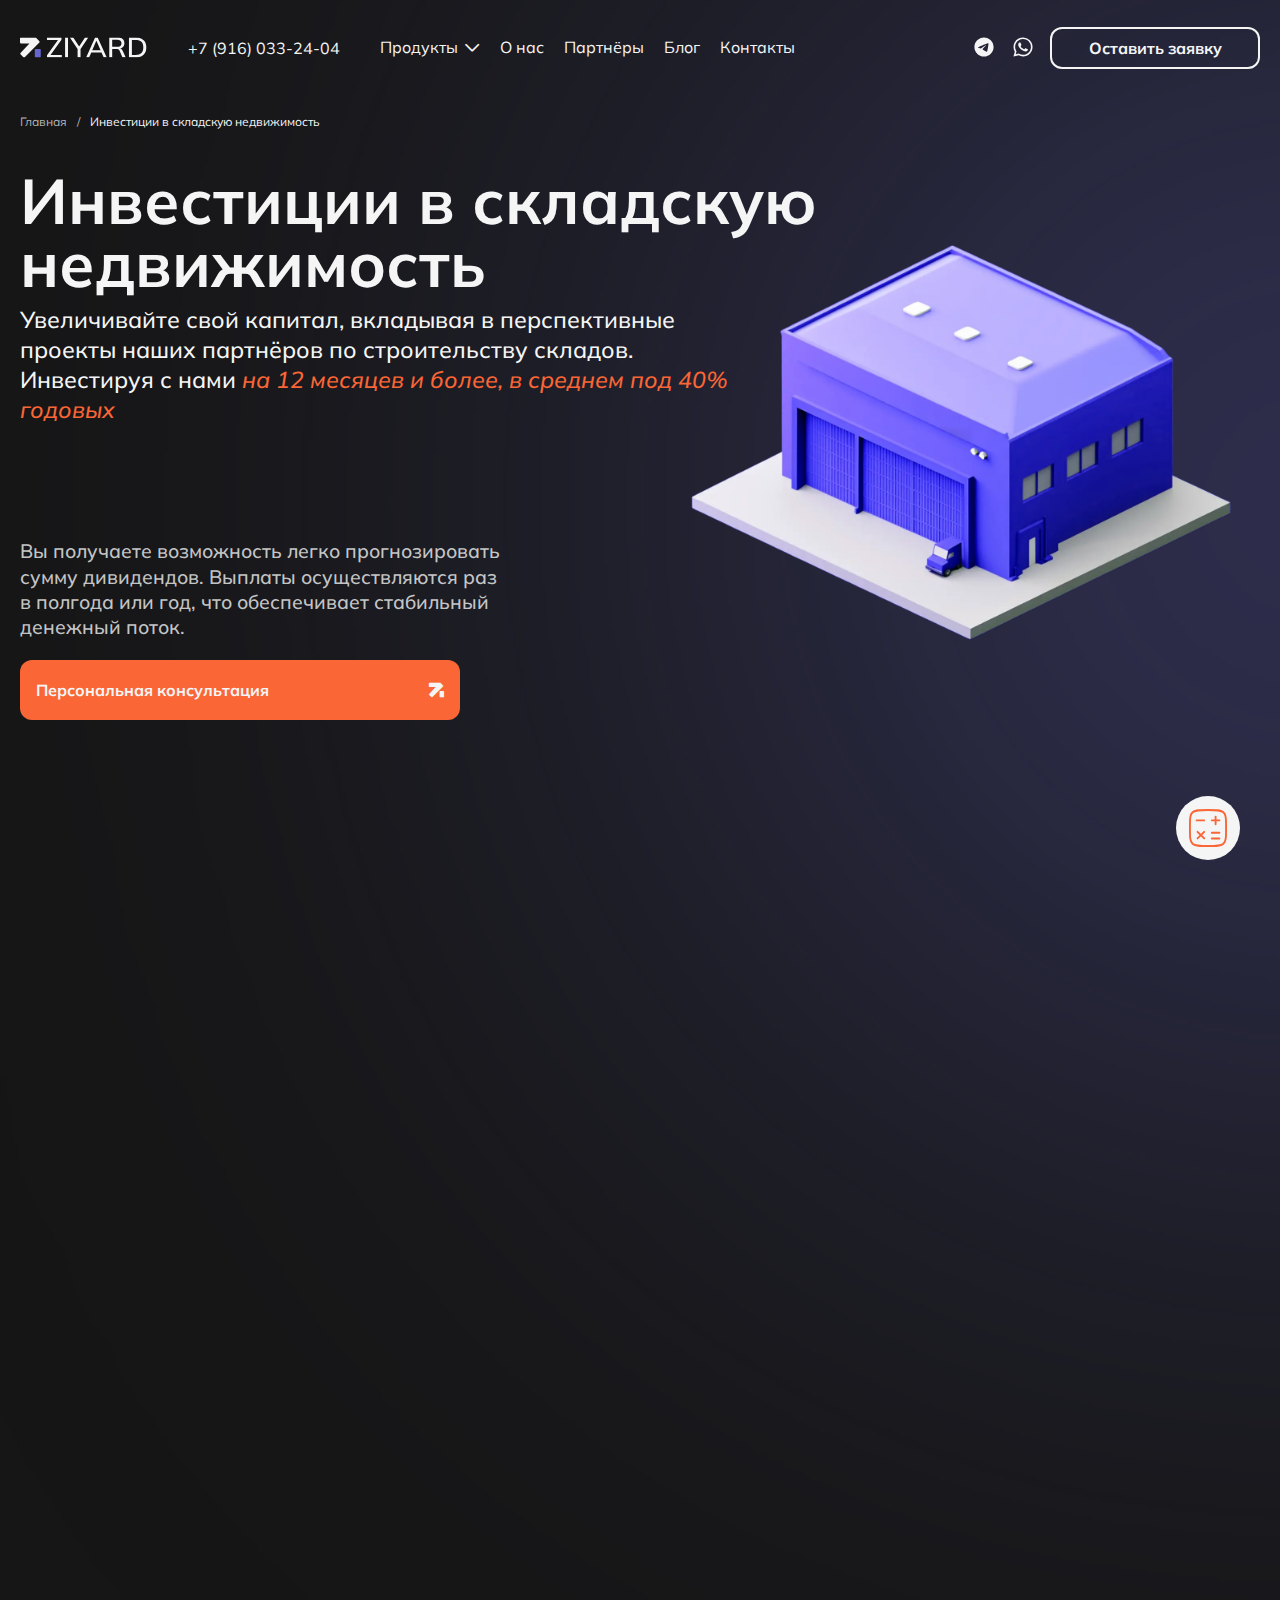
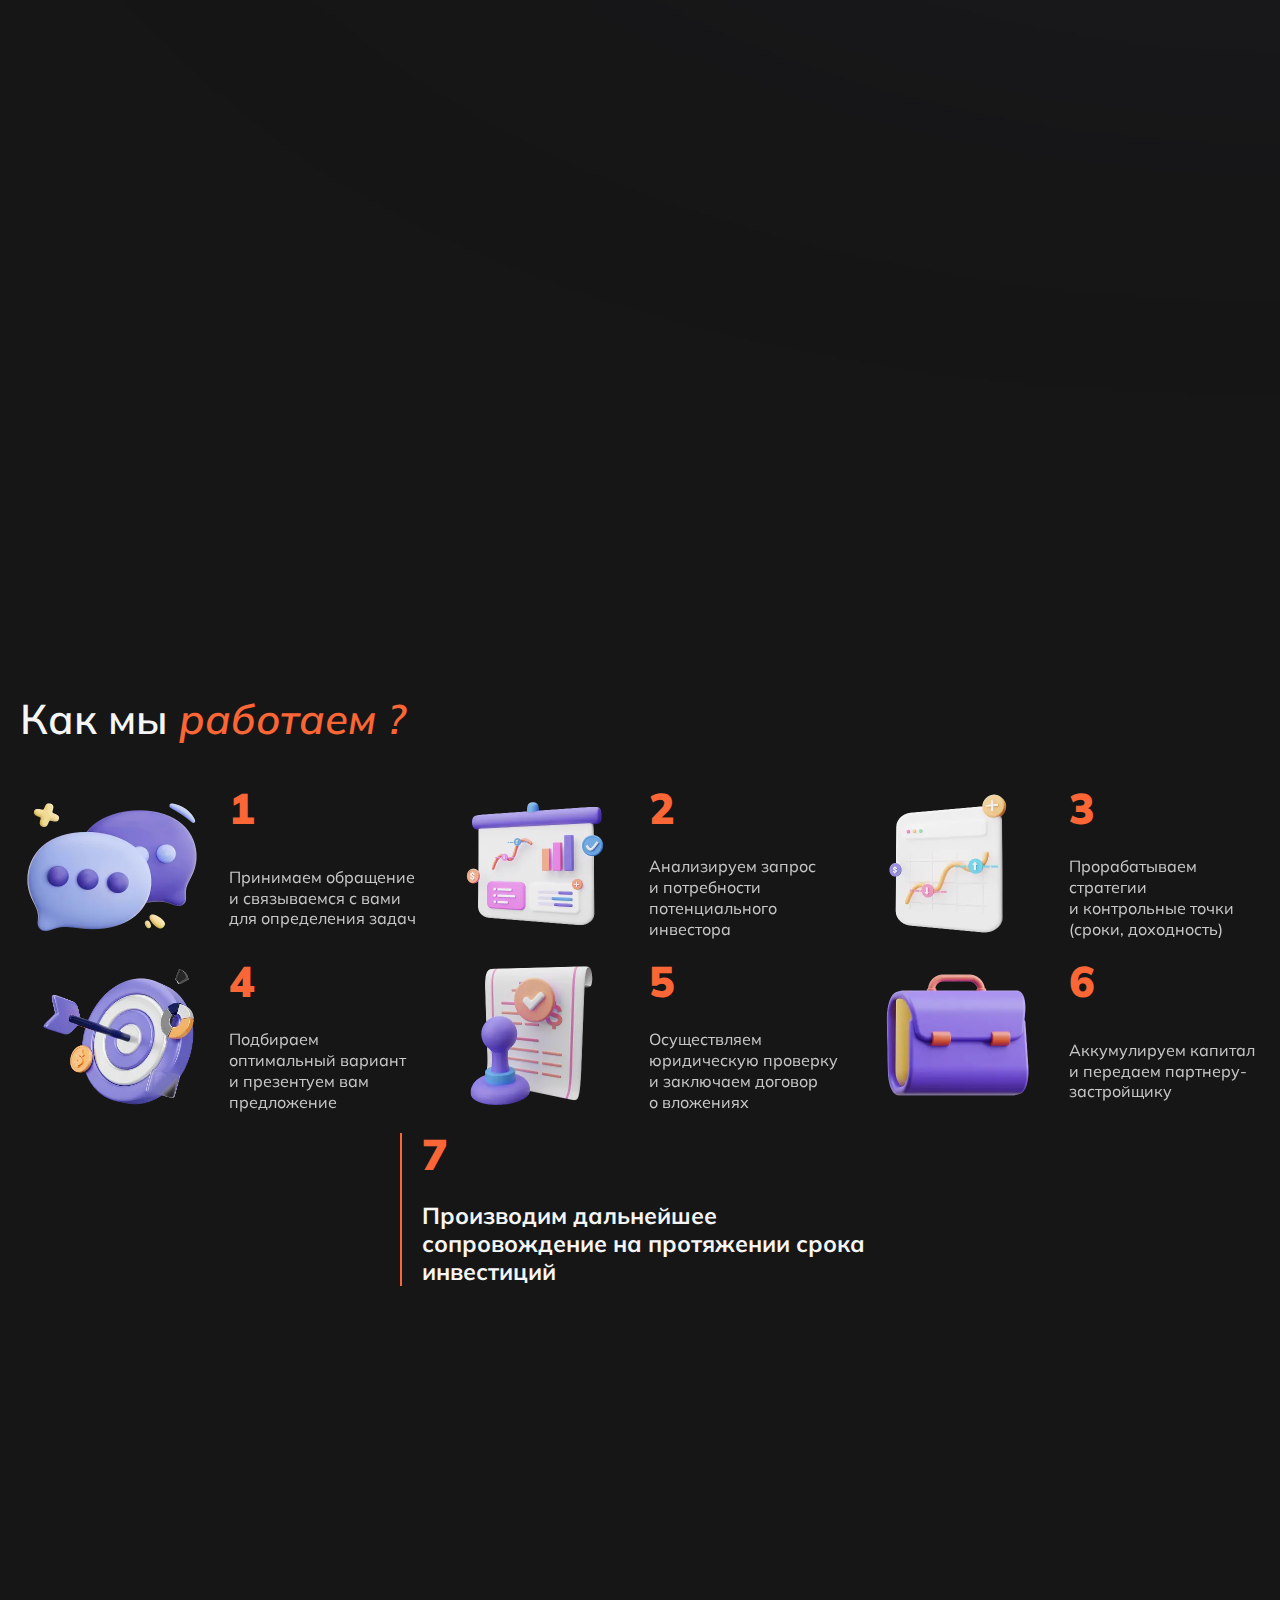
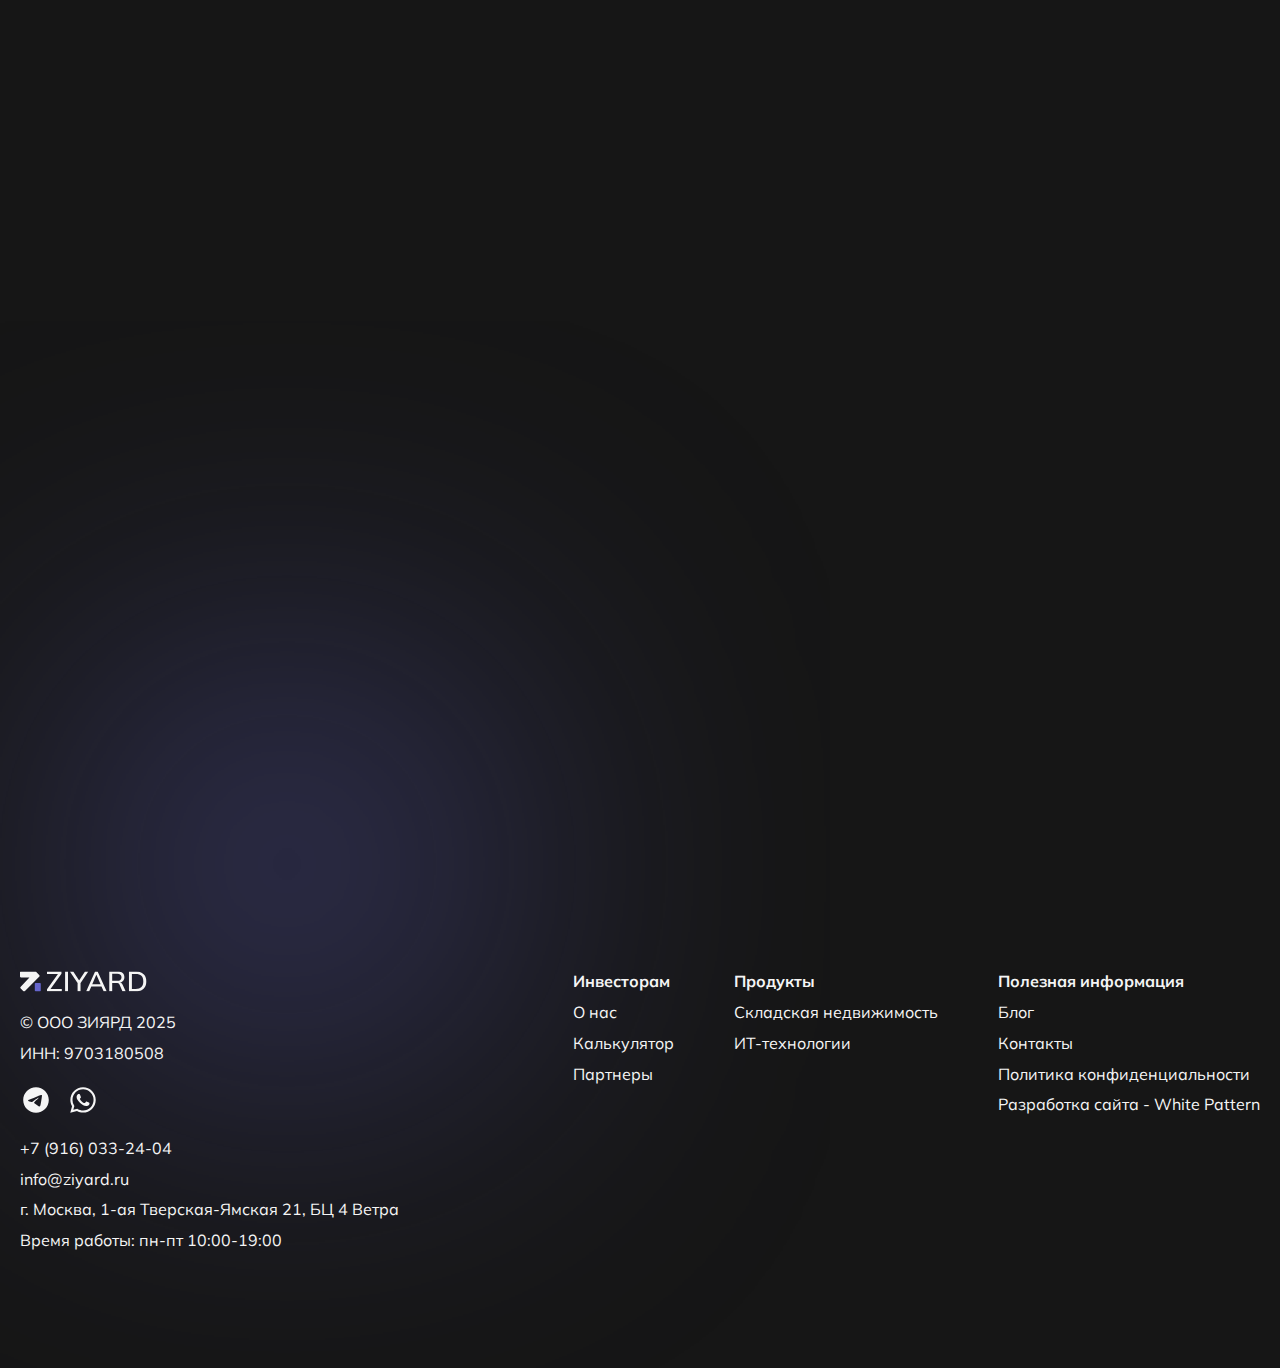
<file: investicii.html>
<!DOCTYPE html>
<html lang="ru">

<head>
	<title>Инвестиции в складскую недвижимость</title>
	<meta charset="UTF-8">
	<meta name="format-detection" content="telephone=no">
	<link rel="stylesheet" href="css/style.min.css">
	<link rel="shortcut icon" href="favicon.ico">
	<!-- <meta name="robots" content="noindex, nofollow"> -->
	<meta name="viewport" content="width=device-width, initial-scale=1.0">
	<!--	 <style>body{opacity: 0;}</style>-->
	<style>
		/* Начальное состояние */
		body {
			opacity: 0;
			transition: opacity 0.5s ease-in-out;
		}

		/* Класс, добавляемый после загрузки */
		html.loaded body {
			opacity: 1;
		}
	</style>
</head>

<body>
	<div class="wrapper">
		<header class="header wow animate__fadeInDown" data-scroll="220">
			<div class="header__container">
				<div class="header__left">
					<a href="/" class="header__logo logo"><img src="img/logo.svg" alt="Logo"></a>
					<a class="header__tel" href="tel:+7 (916) 033-24-04">+7 (916) 033-24-04</a>
					<div class="header__menu menu">
						<nav class="menu__body">
							<ul class="menu__list">
								<li class="menu__item has-submenu" data-spoilers="991.98">
									<a href="#" class="menu__link _icon-dropdown" data-spoiler>Продукты</a>
									<ul class="submenu">
										<li><a href="">Инвестиции в&nbsp;складскую недвижимость</a></li>
										<li><a href="">Стратегии прибыльных вложений в&nbsp;коммерческую недвижимость</a></li>
									</ul>
								</li>
								<li class="menu__item"><a href="#" class="menu__link">О нас</a></li>
								<li class="menu__item"><a href="#" class="menu__link">Партнёры</a></li>
								<li class="menu__item"><a href="#" class="menu__link">Блог</a></li>
								<li class="menu__item"><a href="#" class="menu__link">Контакты</a></li>
							</ul>
							<div class="menu__body-mobile">
							</div>
						</nav>
					</div>
				</div>
				<div class="header__right">
					<div class="header__social social" data-da=".menu__body-mobile, 991.98,last">
						<a href="" class="social__item">
							<svg>
								<use xlink:href="img/icons/icons.svg#tg"></use>
							</svg>
						</a>
						<a href="" class="social__item">
							<svg>
								<use xlink:href="img/icons/icons.svg#wp"></use>
							</svg>
						</a>
					</div>
					<button class="header__btn button button_outline" data-popup="#call" data-da=".menu__body-mobile, 991.98,last" type="button">Оставить заявку
					</button>
					<button type="button" class="menu__icon icon-menu"><span></span></button>
				</div>
				<div class="header__submenu">
					<div class="solution-inner">
						<div class="solution-inner__item item-solution wow animate__fadeInUp">
							<div class="item-solution__top">
								<div class="item-solution__title title title_h3">Инвестиции в&nbsp;складскую <br>
									недвижимость
								</div>
								<div class="item-solution__text">Это надёжный способ вложения, который обеспечивает
									<span>стабильный доход до&nbsp;45%.</span> Высокий спрос на&nbsp;складские помещения
									даёт гарантии
									востребованности и&nbsp;перспективу роста данного рынка. Работая с&nbsp;проверенными
									застройщиками, мы подбираем лучшие объекты для&nbsp;надёжности и&nbsp;прибыльности ваших
									вложений.
								</div>
							</div>
							<a href="" class="item-solution__link streched-link _icon-arrow"></a>
							<img src="img/solution/01.webp" alt="Image" class="item-solution__img">
						</div>
						<div class="solution-inner__item item-solution wow animate__fadeInUp">
							<div class="item-solution__top">
								<div class="item-solution__title title title_h3">Вложения в&nbsp;ИТ-технологии <br> для
									управления
									недвижимостью
								</div>
								<div class="item-solution__text">
									Мы видим большой потенциал в&nbsp;цифровизации процесса аренды недвижимости. Новые
									технологии
									трансформируют рынок сдачи внаём, упрощая процессы и&nbsp;создавая новые возможности
									для получения дохода. Вложения в&nbsp;эту сферу позволяют диверсифицировать ваш портфель
									и&nbsp;сделать стратегически важный шаг к&nbsp;росту доходности вложений в&nbsp;самой
									трендовой
									отрасли.
								</div>
							</div>
							<a href="" class="item-solution__link streched-link _icon-arrow"></a>
							<img src="img/solution/02.webp" alt="Image" class="item-solution__img">
						</div>
					</div>
				</div>
			</div>
		</header>

		<main class="page">
			<nav class="breadcrumbs wow animate__fadeInUp">
				<div class="breadcrumbs__container">
					<ul class="breadcrumbs__list">
						<li class="breadcrumbs__item"><a href="" class="breadcrumbs__link">Главная</a></li>
						<li class="breadcrumbs__item"><span class="breadcrumbs__current">Инвестиции в&nbsp;складскую недвижимость</span>
						</li>
					</ul>
				</div>
			</nav>
			<section class="hero hero_inner section-bottom">
				<svg class="hero__dec" viewBox="0 0 3508 3508" fill="none" xmlns="http://www.w3.org/2000/svg" preserveAspectRatio="xMidYMid meet">
					<g filter="url(#filter0_f_176_30)">
						<circle cx="1754" cy="1754" r="453" fill="#6666CC" />
					</g>

					<defs>
						<filter id="filter0_f_176_30" x="0.512085" y="0.512085" filterUnits="userSpaceOnUse" color-interpolation-filters="sRGB">
							<feGaussianBlur in="SourceGraphic" stdDeviation="1" />
							<feFlood flood-opacity="0" result="BackgroundImageFix" />
							<feBlend mode="normal" in="SourceGraphic" in2="BackgroundImageFix" result="shape" />
							<feGaussianBlur stdDeviation="550" />
						</filter>
					</defs>
				</svg>
				<div class="hero__container">
					<!--info-hero если длинный заголовок h1 info-hero__title добавляем класс к info-hero -> info-hero_big-->
					<div class="hero__info info-hero info-hero_big">
						<div class="info-hero__top wow animate__fadeInUp">
							<h1 class="info-hero__title">Инвестиции в&nbsp;складскую недвижимость</h1>
							<div class="info-hero__text title _default title_h4">
								Увеличивайте свой капитал, вкладывая в&nbsp;перспективные проекты наших партнёров
								по&nbsp;строительству складов. Инвестируя с&nbsp;нами <span>на&nbsp;12&nbsp;месяцев и&nbsp;более, в&nbsp;среднем под&nbsp;40% годовых</span>
							</div>
						</div>
						<div class="info-hero__bottom wow animate__fadeInUp">
							<div class="text-xl">Вы получаете возможность легко прогнозировать сумму дивидендов. Выплаты
								осуществляются раз в&nbsp;полгода или год, что обеспечивает стабильный денежный поток.
							</div>
							<button class="info-hero__btn button button_icon _icon-arrow" data-popup="#call" type="button">
								Персональная консультация
							</button>
						</div>
					</div>
					<!--end info-hero-->
					<div class="hero__img wow animate__fadeInUp" data-da=".hero__info, 767.98,1">
						<img class="ibg" src="img/investicii/investicii-img.webp" alt="Image">
					</div>
				</div>
			</section>
			<section class="calc section-bottom">
				<div class="calc__container">
					<div class="calc__row">
						<div class="calc__col wow animate__fadeInUp">
							<h2 class="calc__title title title_h2">Оцените потенциал
								<i>роста вашего капитала!</i>
							</h2>
							<div class="calc__text title title_h4">Зарабатывайте до <span>45%</span> в&nbsp;год</div>
						</div>
						<div class="calc__col wow animate__fadeInUp">
							<div class="text-xl">Предлагаем вам уникальную возможность увеличить свой капитал. С&nbsp;нами
								дивиденды будут поступать дважды в&nbsp;год, что позволит вам максимально эффективно
								управлять
								своими финансами.
							</div>
						</div>
					</div>
					<div class="calc__wrapper calculation">
						<div class="calculation__row">
							<div class="calculation__col wow animate__fadeInUp">
								<div class="calculation__title title title_h3">
									Сумма инвестиций, ₽
								</div>
								<div class="calculation__input">
									<input class="input slider-value" type="text" readonly>
									<div class="range"></div>
									<div class="calculation__values">
										<small class="min-value"></small>
										<small class="max-value"></small>
									</div>
								</div>
							</div>
							<div class="calculation__col wow animate__fadeInUp">
								<div class="calculation__title title title_h3">
									Срок вложений, мес
								</div>
								<select name="form[]" data-class-modif="">
									<option value="12">12</option>
									<option value="24" selected>24</option>
									<option value="36">36</option>
									<option value="48">48</option>
									<option value="60">60</option>
								</select>
							</div>
						</div>
						<div class="calculation__row">
							<div class="calculation__result result-calculation">
								<div class="result-calculation__col wow animate__fadeInUp">
									<div class="result-calculation__title title title_h3">Мой ежегодный доход,&nbsp;₽</div>
									<div class="result-calculation__text js-result-every-year">18 583</div>
								</div>
								<div class="result-calculation__col wow animate__fadeInUp">
									<div class="result-calculation__title title title_h3">Мои дивиденды,&nbsp;₽</div>
									<div class="result-calculation__text js-result-dividends">8 583</div>
								</div>
							</div>
						</div>
					</div>
					<div class="calc__row">
						<div class="calc__col wow animate__fadeInUp">
							<button class="calc__btn button button_icon _icon-arrow" type="button" data-popup="#call">
								Заказать обратный
								звонок
							</button>
						</div>
						<div class="calc__col wow animate__fadeInUp">
							<div class="text-main color-txt">
								Свяжитесь с&nbsp;нами, чтобы обсудить выгодные инвестиционные стратегии и&nbsp;получить
								квалифицированную консультацию от&nbsp;экспертов Ziyard. Мы&nbsp;готовы помочь вам достичь
								финансового успеха!
							</div>
						</div>
					</div>
				</div>
			</section>
			<section class="faq section-bottom">
				<div class="faq__container">
					<div class="faq__block block-text wow animate__fadeInUp">
						<h2 class="title title_h2">Преимущества</h2>
					</div>
					<div class="faq__wrapper">
						<div class="faq__img wow animate__fadeInUp">
							<img src="img/investicii/faq-img.webp" alt="Image">
						</div>
						<div data-spollers class="faq__info spollers">
							<details class="spollers__item wow animate__fadeInUp">
								<summary class="spollers__title title title_h3">
									<i class="spollers__icon icon"><img src="img/icons/faq/01.svg" alt="Image"></i>
									<strong>Высокая маржинальность складов</strong>
									<small>01</small>
								</summary>
								<div class="spollers__body">
									<div class="text-main color-txt">
										Ценообразование на&nbsp;готовые объекты обеспечивает минимум 35%-ный прирост на&nbsp;единицу
										вложений для&nbsp;наших инвесторов.
									</div>
								</div>
							</details>
							<details class="spollers__item wow animate__fadeInUp">
								<summary class="spollers__title title title_h3">
									<i class="spollers__icon icon"><img src="img/icons/faq/02.svg" alt="Image"></i>
									<strong>Низкие риски участия</strong>
									<small>02</small>
								</summary>
								<div class="spollers__body">
									<div class="text-main color-txt">
										Ваши вложения работают в&nbsp;реальном сегменте инвестиций, нивелируя волатильность,
										присущую рынкам ценных бумаг.
									</div>
								</div>
							</details>
							<details class="spollers__item wow animate__fadeInUp">
								<summary class="spollers__title title title_h3">
									<i class="spollers__icon icon"><img src="img/icons/faq/03.svg" alt="Image"></i>
									<strong>Ликвидность проектов</strong>
									<small>03</small>
								</summary>
								<div class="spollers__body">
									<div class="text-main color-txt">
										Складские помещения строятся под конкретного заказчика, что минимизирует риск
										невостребованности и&nbsp;гарантирует надежность ваших вложений.
									</div>
								</div>
							</details>
							<details class="spollers__item wow animate__fadeInUp">
								<summary class="spollers__title title title_h3">
									<i class="spollers__icon icon"><img src="img/icons/faq/04.svg" alt="Image"></i>
									<strong>Минимизация порогов входа</strong>
									<small>04</small>
								</summary>
								<div class="spollers__body">
									<div class="text-main color-txt">
										С&nbsp;нами у&nbsp;вас есть возможность вкладывать в&nbsp;недвижимость и&nbsp;участвовать
										в&nbsp;крупном
										бизнесе даже с&nbsp;небольшим капиталом.
									</div>
								</div>
							</details>
						</div>
					</div>

					<div class="block-action wow animate__fadeInUp">
						<div class="block-action__text title title_h3">
							Хотите узнать больше о&nbsp;наших услугах и&nbsp;преимуществах? <br> Закажите персональную
							консультацию.
							Ваш успех — наша цель!
						</div>
						<div class="block-action__btn">
							<button class="button button_icon _icon-arrow button--fw" data-popup="#call" type="button">
								Оставить заявку
							</button>
						</div>
					</div>
				</div>
			</section>
			<section class="how-work section-bottom">
				<div class="how-work__container">
					<h2 class="how-work__title title title_h2 _default">Как мы <i>работаем ?</i></h2>
					<div class="how-work__items">
						<div class="how-work-item">
							<div class="how-work-item__icon">
								<img src="img/icons/how-work/01.webp" alt="Image" class="ibg">
							</div>
							<div class="how-work-item__body">
								<strong>1</strong>
								<div class="how-work-item__text text-main">Принимаем обращение и&nbsp;связываемся с&nbsp;вами для определения задач</div>
							</div>
						</div>
						<div class="how-work-item">
							<div class="how-work-item__icon">
								<img src="img/icons/how-work/02.webp" alt="Image" class="ibg">
							</div>
							<div class="how-work-item__body">
								<strong>2</strong>
								<div class="how-work-item__text text-main">Анализируем запрос и&nbsp;потребности потенциального инвестора</div>
							</div>
						</div>
						<div class="how-work-item">
							<div class="how-work-item__icon">
								<img src="img/icons/how-work/03.webp" alt="Image" class="ibg">
							</div>
							<div class="how-work-item__body">
								<strong>3</strong>
								<div class="how-work-item__text text-main">Прорабатываем стратегии и&nbsp;контрольные точки (сроки, доходность)</div>
							</div>
						</div>
						<div class="how-work-item">
							<div class="how-work-item__icon">
								<img src="img/icons/how-work/04.webp" alt="Image" class="ibg">
							</div>
							<div class="how-work-item__body">
								<strong>4</strong>
								<div class="how-work-item__text text-main">Подбираем оптимальный вариант и&nbsp;презентуем вам предложение </div>
							</div>
						</div>
						<div class="how-work-item">
							<div class="how-work-item__icon">
								<img src="img/icons/how-work/05.webp" alt="Image" class="ibg">
							</div>
							<div class="how-work-item__body">
								<strong>5</strong>
								<div class="how-work-item__text text-main">Осуществляем юридическую проверку и&nbsp;заключаем договор о&nbsp;вложениях </div>
							</div>
						</div>
						<div class="how-work-item">
							<div class="how-work-item__icon">
								<img src="img/icons/how-work/06.webp" alt="Image" class="ibg">
							</div>
							<div class="how-work-item__body">
								<strong>6</strong>
								<div class="how-work-item__text text-main">Аккумулируем капитал и&nbsp;передаем партнеру-застройщику </div>
							</div>
						</div>
						<div class="how-work-item">
							<div class="how-work-item__body">
								<strong>7</strong>
								<div class="how-work-item__text title_h3 title">Производим дальнейшее сопровождение на&nbsp;протяжении срока инвестиций</div>
							</div>
						</div>
					</div>
				</div>
			</section>
			<section class="about-block section-margin-bottom wow animate__fadeInUp" style="background-image: url(img/about/about-block-bg.svg);">
				<div class="about-block__container">
					<h2 class="about-block__title title title_h2">Срок инвестиций от&nbsp;12&nbsp;месяцев <i>с&nbsp;доходностью от&nbsp;35%</i> </h2>
					<div class="about-block__text title title_h4">Эти условия уникальны и&nbsp;доступны только сейчас, в&nbsp;условиях повышенного спроса на&nbsp;складскую недвижимость. Не&nbsp;упустите шанс стать частью успешного тренда&nbsp;— действуйте быстрее, чтобы&nbsp;обеспечить своё место в&nbsp;этом прибыльном сегменте рынка!</div>
					<div class="about-block__action">
						<button class="button button_icon _icon-arrow button--fw" data-popup="#call" type="button">
							Связаться с нами
						</button>
					</div>
				</div>
			</section>


			<section class="feedback">
				<img src="img/feedback-blur.svg" alt="Image" class="feedback__blur">
				<div class="feedback__container">
					<div class="feedback__block wow animate__fadeInUp">
						<h2 class="feedback__title title title_h2">Мы рады вашему <i>интересу к Ziyard!</i></h2>
						<div class="feedback__text text-xl">Оставьте данные, и&nbsp;наш менеджер свяжется с&nbsp;вами в&nbsp;течение
							24&nbsp;часов, чтобы ответить на&nbsp;вопросы и&nbsp;предложить лучшие инвестиционные решения.
						</div>
					</div>
					<div class="feedback__form form">
						<form action="">
							<div class="form__inner">
								<div class="form__row wow animate__fadeInUp">
									<label for="name" class="form__label title title_h3">Имя</label>
									<div class="form__input">
										<input id="name" type="text" placeholder="" class="input">
									</div>
								</div>
								<div class="form__row wow animate__fadeInUp">
									<label for="phone" class="form__label title title_h3">Телефон</label>
									<div class="form__input">
										<input type="text" id="phone" placeholder="+7 (999) 999-99-99" class="input js-tel">
									</div>

								</div>
								<div class="form__row wow animate__fadeInUp">
									<div class="checkbox">
										<input id="c_" data-error="Ошибка" checked class="checkbox__input" type="checkbox" value="1" name="form[]">
										<label for="c_" class="checkbox__label">
											<span class="checkbox__text color-txt">Я согласен(на) с <a href="">Политикой конфиденциальности</a> и&nbsp;даю согласие на&nbsp;обработку персональных данных</span>
										</label>
									</div>
								</div>
								<div class="form__row wow animate__fadeInUp">
									<button class="form__button button button_icon _icon-arrow" data-popup="#call" type="submit">Заказать
										обратный
										звонок
									</button>
								</div>
							</div>
						</form>
					</div>
				</div>
			</section>

		</main>
		<footer class="footer">
			<div class="footer__container">
				<div class="footer__info">
					<a href="/" class="footer__logo logo"><img src="img/logo.svg" alt="Logo"></a>

					<ul class="footer__text text-main">
						<li> © ООО ЗИЯРД 2025</li>
						<li>ИНН: 9703180508</li>
					</ul>
					<div class="footer__social social">
						<a href="" class="social__item">
							<svg>
								<use xlink:href="img/icons/icons.svg#tg"></use>
							</svg>
						</a>
						<a href="" class="social__item">
							<svg>
								<use xlink:href="img/icons/icons.svg#wp"></use>
							</svg>
						</a>
					</div>
					<ul class="footer__text text-main">
						<li>
							<a class="link" href="tel:+79160332404">+7 (916) 033-24-04</a>
						</li>
						<li>
							<a class="link" href="mailto:info@ziyard.ru">info@ziyard.ru</a>
						</li>
						<li>
							г.&nbsp;Москва, 1-ая&nbsp;Тверская-Ямская 21, БЦ 4&nbsp;Ветра
						</li>
						<li>
							Время работы: пн-пт 10:00-19:00
						</li>
					</ul>
				</div>
				<div class="footer__menu menu-footer">
					<div class="menu-footer__col">
						<div class="menu-footer__title text-main">Инвесторам</div>
						<ul>
							<li><a class="link" href="">О нас</a></li>
							<li><a class="link" href="">Калькулятор</a></li>
							<li><a class="link" href="">Партнеры</a></li>
						</ul>
					</div>
					<div class="menu-footer__col">
						<div class="menu-footer__title text-main">Продукты</div>
						<ul>
							<li><a class="link" href="">Складская недвижимость</a></li>
							<li><a class="link" href=""> ИТ-технологии </a></li>
						</ul>
					</div>
					<div class="menu-footer__col">
						<div class="menu-footer__title text-main">Полезная информация</div>
						<ul>
							<li><a class="link" href="">Блог</a></li>
							<li><a class="link" href="">Контакты</a></li>
							<li><a class="link" href="">Политика конфиденциальности</a></li>
							<li><a class="link" href="https://whitepattern.ru/" rel="nofollow" target="_blank">
									Разработка сайта - White Pattern</a></li>
						</ul>
					</div>
				</div>
			</div>
		</footer>

	</div>
	<button class="widget" type="button" data-popup="#calc">
		<svg>
			<use xlink:href="img/icons/icons.svg#calc"></use>
		</svg>
	</button>

	<div id="calc" aria-hidden="true" class="popup popup_calc">
		<div class="popup__wrapper">
			<div class="popup__content">
				<img src="img/popup-blur.svg" alt="Image" class="popup__blur">
				<button data-close type="button" class="popup__close">
					<svg width="30" height="30" viewBox="0 0 30 30" fill="none" xmlns="http://www.w3.org/2000/svg">
						<path d="M15 16.75L8.875 22.875C8.64583 23.1042 8.35417 23.2188 8 23.2188C7.64583 23.2188 7.35417 23.1042 7.125 22.875C6.89583 22.6458 6.78125 22.3542 6.78125 22C6.78125 21.6458 6.89583 21.3542 7.125 21.125L13.25 15L7.125 8.875C6.89583 8.64583 6.78125 8.35417 6.78125 8C6.78125 7.64583 6.89583 7.35417 7.125 7.125C7.35417 6.89583 7.64583 6.78125 8 6.78125C8.35417 6.78125 8.64583 6.89583 8.875 7.125L15 13.25L21.125 7.125C21.3542 6.89583 21.6458 6.78125 22 6.78125C22.3542 6.78125 22.6458 6.89583 22.875 7.125C23.1042 7.35417 23.2188 7.64583 23.2188 8C23.2188 8.35417 23.1042 8.64583 22.875 8.875L16.75 15L22.875 21.125C23.1042 21.3542 23.2188 21.6458 23.2188 22C23.2188 22.3542 23.1042 22.6458 22.875 22.875C22.6458 23.1042 22.3542 23.2188 22 23.2188C21.6458 23.2188 21.3542 23.1042 21.125 22.875L15 16.75Z" fill="#F5F5F5" />
					</svg>
				</button>
				<div class="popup__text">
					<section class="calc">
						<div class="calc__container">
							<div class="calc__row">
								<div class="calc__col">
									<h2 class="calc__title title title_h2">Оцените потенциал
										<i>роста вашего капитала!</i>
									</h2>
									<div class="calc__text title title_h4">Зарабатывайте до <span>45%</span> в&nbsp;год</div>
								</div>
								<div class="calc__col">
									<div class="text-xl">Предлагаем вам уникальную возможность увеличить свой капитал. С&nbsp;нами
										дивиденды будут поступать дважды в&nbsp;год, что позволит вам максимально эффективно
										управлять
										своими финансами.
									</div>
								</div>
							</div>
							<div class="calc__wrapper calculation">
								<div class="calculation__row">
									<div class="calculation__col ">
										<div class="calculation__title title title_h3">
											Сумма инвестиций, ₽
										</div>
										<div class="calculation__input">
											<input class="input slider-value" type="text" readonly>
											<div class="range"></div>
											<div class="calculation__values">
												<small class="min-value"></small>
												<small class="max-value"></small>
											</div>
										</div>
									</div>
									<div class="calculation__col ">
										<div class="calculation__title title title_h3">
											Срок вложений, мес
										</div>
										<select name="form[]" data-class-modif="">
											<option value="12">12</option>
											<option value="24" selected>24</option>
											<option value="36">36</option>
											<option value="48">48</option>
											<option value="60">60</option>
										</select>
									</div>
								</div>
								<div class="calculation__row">
									<div class="calculation__result result-calculation">
										<div class="result-calculation__col ">
											<div class="result-calculation__title title title_h3">Мой ежегодный доход,&nbsp;₽</div>
											<div class="result-calculation__text js-result-every-year">18 583</div>
										</div>
										<div class="result-calculation__col ">
											<div class="result-calculation__title title title_h3">Мои дивиденды,&nbsp;₽</div>
											<div class="result-calculation__text js-result-dividends">8 583</div>
										</div>
									</div>
								</div>
							</div>
							<div class="calc__row">
								<div class="calc__col ">
									<button class="calc__btn button button_icon _icon-arrow" type="button" data-popup="#call">Заказать обратный
										звонок
									</button>
								</div>
								<div class="calc__col ">
									<div class="text-main color-txt">
										Свяжитесь с&nbsp;нами, чтобы обсудить выгодные инвестиционные стратегии и&nbsp;получить
										квалифицированную консультацию от&nbsp;экспертов Ziyard. Мы&nbsp;готовы помочь вам достичь
										финансового успеха!
									</div>
								</div>
							</div>
						</div>
					</section>
				</div>
			</div>
		</div>
	</div>

	<button class="btn-up" type="button" data-goto=".wrapper">
		<svg>
			<use xlink:href="img/icons/icons.svg#ar-up"></use>
		</svg>
	</button>

	<div id="call" aria-hidden="true" class="popup">
		<div class="popup__wrapper">
			<div class="popup__content">
				<img src="img/popup-blur.svg" alt="Image" class="popup__blur">
				<button data-close type="button" class="popup__close">
					<svg width="30" height="30" viewBox="0 0 30 30" fill="none" xmlns="http://www.w3.org/2000/svg">
						<path d="M15 16.75L8.875 22.875C8.64583 23.1042 8.35417 23.2188 8 23.2188C7.64583 23.2188 7.35417 23.1042 7.125 22.875C6.89583 22.6458 6.78125 22.3542 6.78125 22C6.78125 21.6458 6.89583 21.3542 7.125 21.125L13.25 15L7.125 8.875C6.89583 8.64583 6.78125 8.35417 6.78125 8C6.78125 7.64583 6.89583 7.35417 7.125 7.125C7.35417 6.89583 7.64583 6.78125 8 6.78125C8.35417 6.78125 8.64583 6.89583 8.875 7.125L15 13.25L21.125 7.125C21.3542 6.89583 21.6458 6.78125 22 6.78125C22.3542 6.78125 22.6458 6.89583 22.875 7.125C23.1042 7.35417 23.2188 7.64583 23.2188 8C23.2188 8.35417 23.1042 8.64583 22.875 8.875L16.75 15L22.875 21.125C23.1042 21.3542 23.2188 21.6458 23.2188 22C23.2188 22.3542 23.1042 22.6458 22.875 22.875C22.6458 23.1042 22.3542 23.2188 22 23.2188C21.6458 23.2188 21.3542 23.1042 21.125 22.875L15 16.75Z" fill="#F5F5F5" />
					</svg>
				</button>
				<div class="popup__text">
					<div class="popup-inner">
						<div class="popup-inner__title title title_h2">Оцените потенциал <i>роста вашего капитала!</i></div>
						<div class="popup-inner__text title title_h4">
							Зарабатывайте до <span>45%</span> в&nbsp;год
						</div>
						<div class="popup-inner__form form">
							<form action="">
								<div class="form__inner">
									<div class="form__row ">
										<label for="p-name" class="form__label title title_h3">Имя</label>
										<div class="form__input">
											<input id="p-name" type="text" placeholder="" class="input">
										</div>
									</div>
									<div class="form__row ">
										<label for="p-phone" class="form__label title title_h3">Телефон</label>
										<div class="form__input">
											<input type="text" id="p-phone" placeholder="+7 (999) 999-99-99" class="input js-tel">
										</div>

									</div>
									<div class="form__row ">
										<div class="checkbox">
											<input id="pc_0" checked data-error="Ошибка" class="checkbox__input" type="checkbox" value="1" name="form[]">
											<label for="pc_0" class="checkbox__label">
												<span class="checkbox__text color-txt">Я согласен(на) с <a href="">Политикой конфиденциальности</a> и&nbsp;даю согласие на&nbsp;обработку персональных данных</span>
											</label>
										</div>
									</div>
									<div class="form__row ">
										<button class="form__button button button_icon _icon-arrow" data-popup="#call" type="submit">Заказать
											обратный
											звонок
										</button>
									</div>
								</div>
							</form>
						</div>
					</div>
				</div>
			</div>
		</div>
	</div>

	<script src="js/app.min.js"></script>
</body>

</html>
</file>
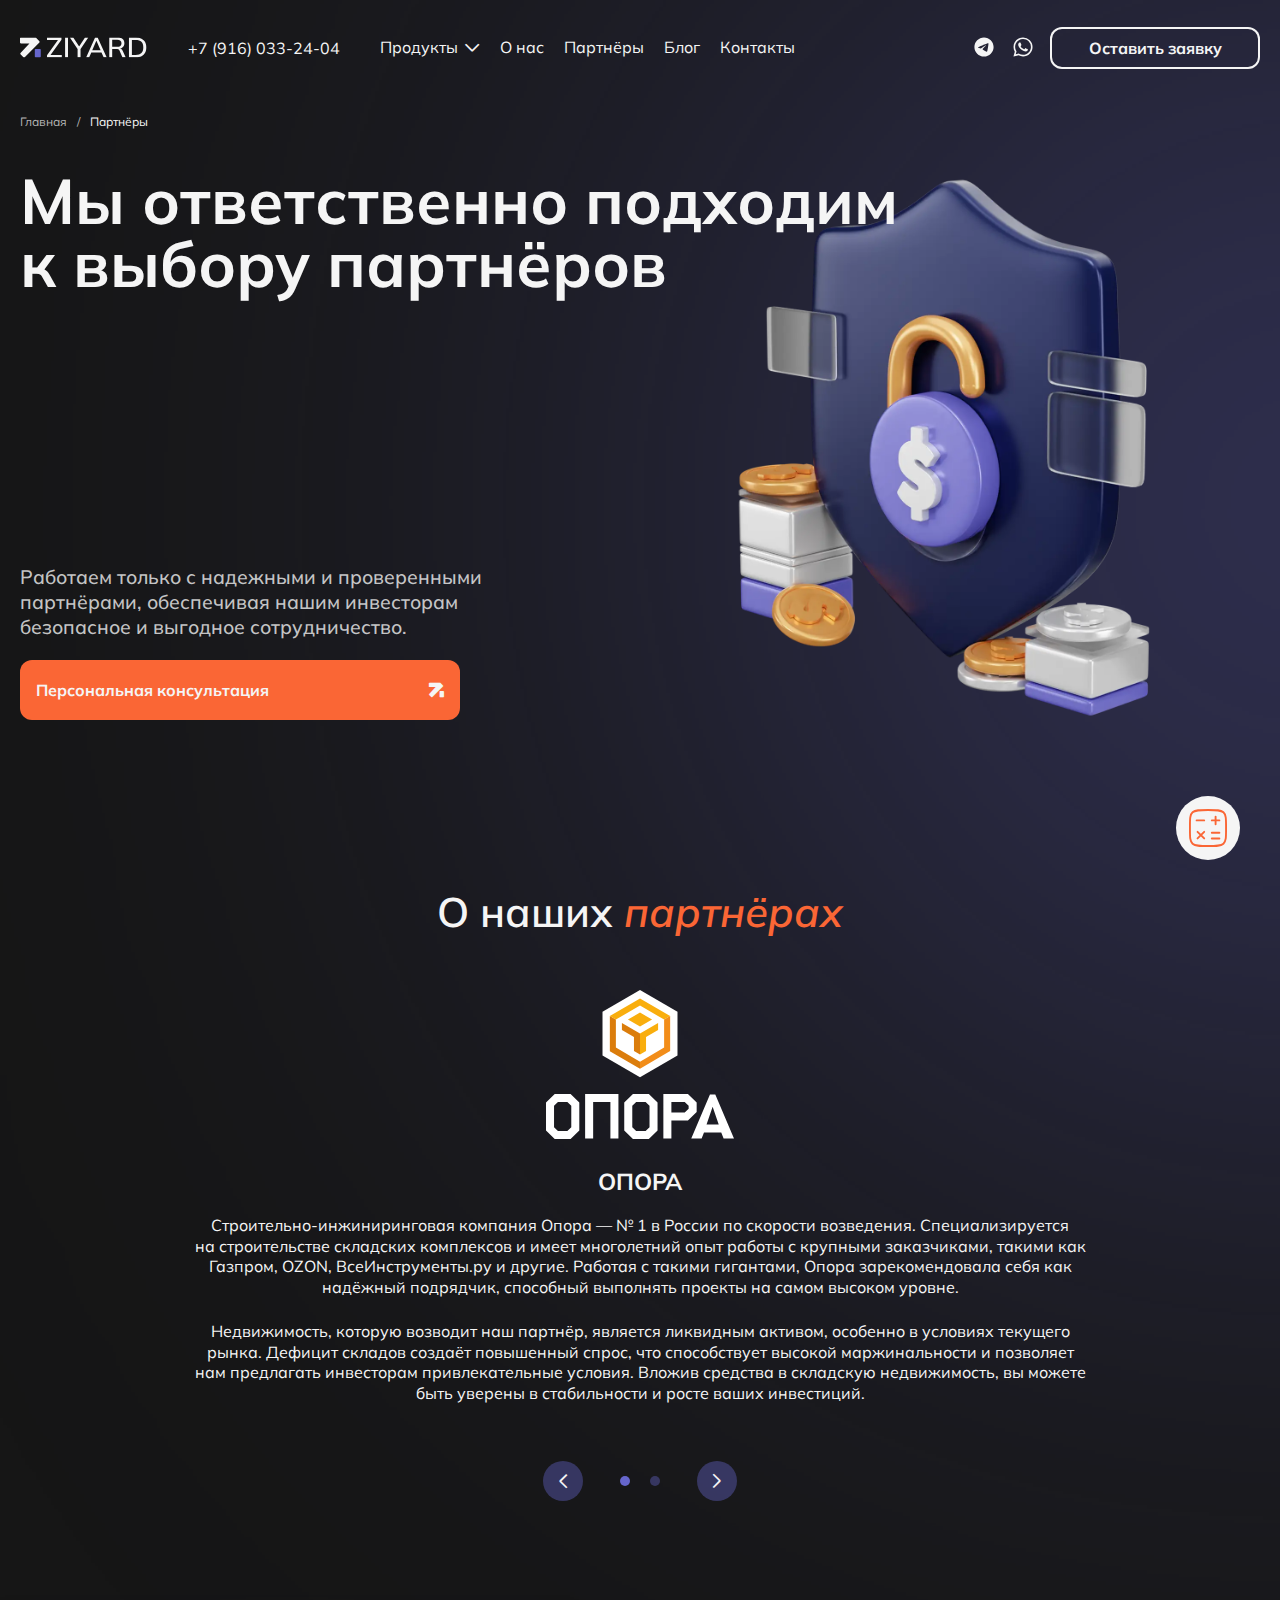
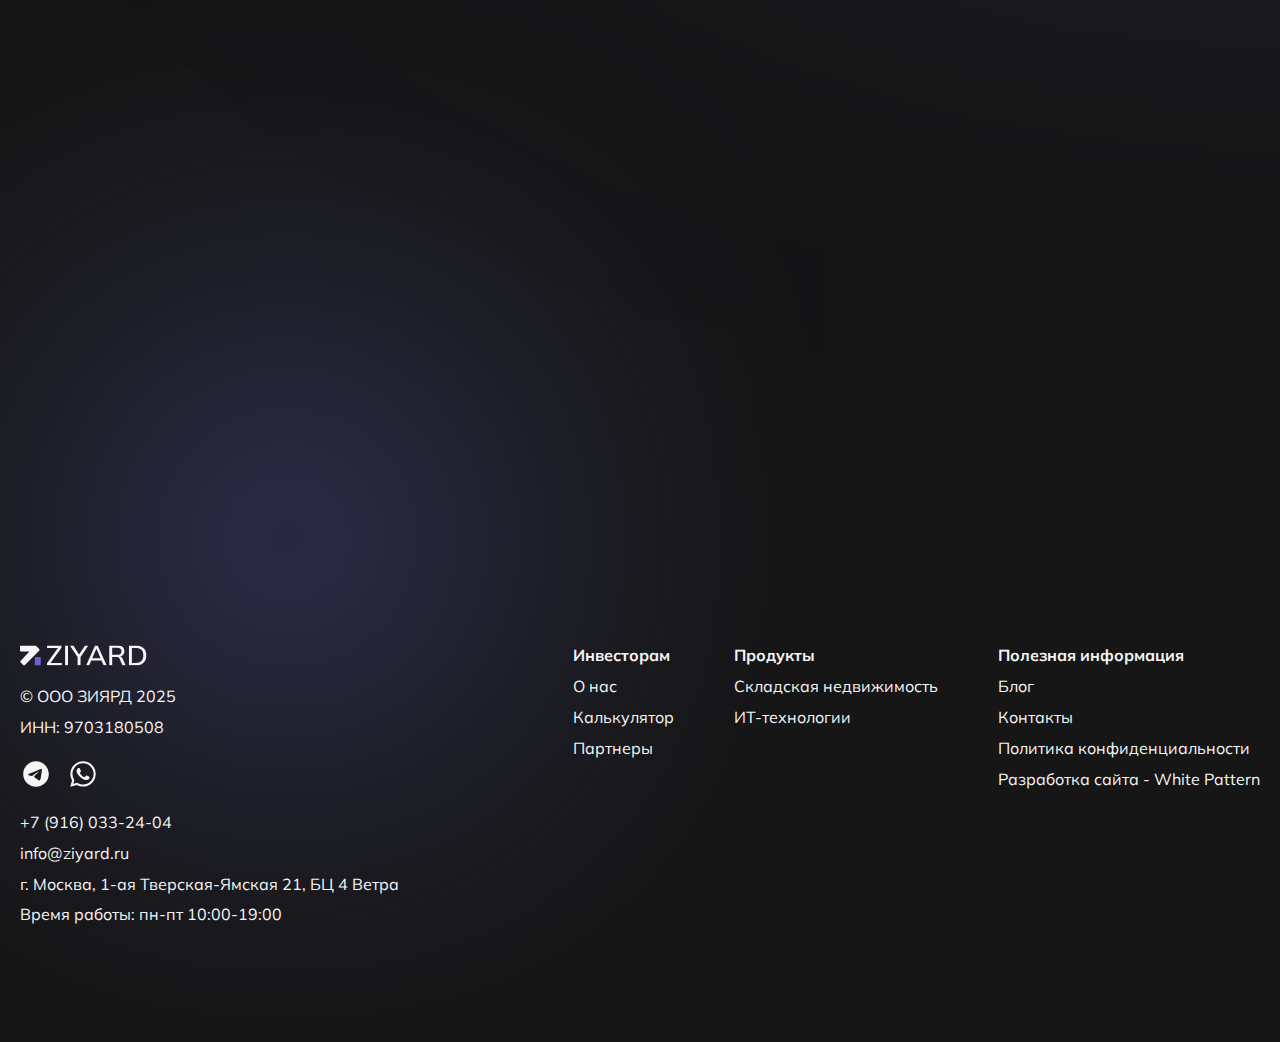
<file: partneram.html>
<!DOCTYPE html>
<html lang="ru">

<head>
	<title>Партнёры</title>
	<meta charset="UTF-8">
	<meta name="format-detection" content="telephone=no">
	<link rel="stylesheet" href="css/style.min.css">
	<link rel="shortcut icon" href="favicon.ico">
	<!-- <meta name="robots" content="noindex, nofollow"> -->
	<meta name="viewport" content="width=device-width, initial-scale=1.0">
	<!--	 <style>body{opacity: 0;}</style>-->
	<style>
		/* Начальное состояние */
		body {
			opacity: 0;
			transition: opacity 0.5s ease-in-out;
		}

		/* Класс, добавляемый после загрузки */
		html.loaded body {
			opacity: 1;
		}
	</style>
</head>

<body>
	<div class="wrapper">
		<header class="header wow animate__fadeInDown" data-scroll="220">
			<div class="header__container">
				<div class="header__left">
					<a href="/" class="header__logo logo"><img src="img/logo.svg" alt="Logo"></a>
					<a class="header__tel" href="tel:+7 (916) 033-24-04">+7 (916) 033-24-04</a>
					<div class="header__menu menu">
						<nav class="menu__body">
							<ul class="menu__list">
								<li class="menu__item has-submenu" data-spoilers="991.98">
									<a href="#" class="menu__link _icon-dropdown" data-spoiler>Продукты</a>
									<ul class="submenu">
										<li><a href="">Инвестиции в&nbsp;складскую недвижимость</a></li>
										<li><a href="">Стратегии прибыльных вложений в&nbsp;коммерческую недвижимость</a></li>
									</ul>
								</li>
								<li class="menu__item"><a href="#" class="menu__link">О нас</a></li>
								<li class="menu__item"><a href="#" class="menu__link">Партнёры</a></li>
								<li class="menu__item"><a href="#" class="menu__link">Блог</a></li>
								<li class="menu__item"><a href="#" class="menu__link">Контакты</a></li>
							</ul>
							<div class="menu__body-mobile">
							</div>
						</nav>
					</div>
				</div>
				<div class="header__right">
					<div class="header__social social" data-da=".menu__body-mobile, 991.98,last">
						<a href="" class="social__item">
							<svg>
								<use xlink:href="img/icons/icons.svg#tg"></use>
							</svg>
						</a>
						<a href="" class="social__item">
							<svg>
								<use xlink:href="img/icons/icons.svg#wp"></use>
							</svg>
						</a>
					</div>
					<button class="header__btn button button_outline" data-popup="#call" data-da=".menu__body-mobile, 991.98,last" type="button">Оставить заявку
					</button>
					<button type="button" class="menu__icon icon-menu"><span></span></button>
				</div>
				<div class="header__submenu">
					<div class="solution-inner">
						<div class="solution-inner__item item-solution wow animate__fadeInUp">
							<div class="item-solution__top">
								<div class="item-solution__title title title_h3">Инвестиции в&nbsp;складскую <br>
									недвижимость
								</div>
								<div class="item-solution__text">Это надёжный способ вложения, который обеспечивает
									<span>стабильный доход до&nbsp;45%.</span> Высокий спрос на&nbsp;складские помещения
									даёт гарантии
									востребованности и&nbsp;перспективу роста данного рынка. Работая с&nbsp;проверенными
									застройщиками, мы подбираем лучшие объекты для&nbsp;надёжности и&nbsp;прибыльности ваших
									вложений.
								</div>
							</div>
							<a href="" class="item-solution__link streched-link _icon-arrow"></a>
							<img src="img/solution/01.webp" alt="Image" class="item-solution__img">
						</div>
						<div class="solution-inner__item item-solution wow animate__fadeInUp">
							<div class="item-solution__top">
								<div class="item-solution__title title title_h3">Вложения в&nbsp;ИТ-технологии <br> для
									управления
									недвижимостью
								</div>
								<div class="item-solution__text">
									Мы видим большой потенциал в&nbsp;цифровизации процесса аренды недвижимости. Новые
									технологии
									трансформируют рынок сдачи внаём, упрощая процессы и&nbsp;создавая новые возможности
									для получения дохода. Вложения в&nbsp;эту сферу позволяют диверсифицировать ваш портфель
									и&nbsp;сделать стратегически важный шаг к&nbsp;росту доходности вложений в&nbsp;самой
									трендовой
									отрасли.
								</div>
							</div>
							<a href="" class="item-solution__link streched-link _icon-arrow"></a>
							<img src="img/solution/02.webp" alt="Image" class="item-solution__img">
						</div>
					</div>
				</div>
			</div>
		</header>

		<main class="page">
			<nav class="breadcrumbs wow animate__fadeInUp">
				<div class="breadcrumbs__container">
					<ul class="breadcrumbs__list">
						<li class="breadcrumbs__item"><a href="" class="breadcrumbs__link">Главная</a></li>
						<li class="breadcrumbs__item"><span class="breadcrumbs__current">Партнёры</span>
						</li>
					</ul>
				</div>
			</nav>
			<section class="hero hero_inner section-bottom">
				<svg class="hero__dec" viewBox="0 0 3508 3508" fill="none" xmlns="http://www.w3.org/2000/svg" preserveAspectRatio="xMidYMid meet">
					<g filter="url(#filter0_f_176_30)">
						<circle cx="1754" cy="1754" r="453" fill="#6666CC" />
					</g>

					<defs>
						<filter id="filter0_f_176_30" x="0.512085" y="0.512085" filterUnits="userSpaceOnUse" color-interpolation-filters="sRGB">
							<feGaussianBlur in="SourceGraphic" stdDeviation="1" />
							<feFlood flood-opacity="0" result="BackgroundImageFix" />
							<feBlend mode="normal" in="SourceGraphic" in2="BackgroundImageFix" result="shape" />
							<feGaussianBlur stdDeviation="550" />
						</filter>
					</defs>
				</svg>
				<div class="hero__container">
					<div class="hero__info info-hero info-hero_big">
						<div class="info-hero__top wow animate__fadeInUp">
							<h1 class="info-hero__title">Мы ответственно подходим к&nbsp;выбору партнёров</h1>
						</div>
						<div class="info-hero__bottom wow animate__fadeInUp">
							<div class="text-xl">Работаем только с&nbsp;надежными и&nbsp;проверенными партнёрами,
								обеспечивая нашим инвесторам безопасное и&nbsp;выгодное сотрудничество.
							</div>
							<button class="info-hero__btn button button_icon _icon-arrow" data-popup="#call" type="button">
								Персональная консультация
							</button>
						</div>
					</div>
					<div class="hero__img wow animate__fadeInUp" data-da=".hero__info, 767.98,1">
						<img class="ibg" src="img/partners/partner-img.webp" alt="Image">
					</div>
				</div>
			</section>
			<section class="about-partners section-bottom">
				<div class="about-partners__container">
					<h2 class="about-partners__title title title_h2 _default">О наших <i>партнёрах</i></h2>
					<div class="about-partners__body swiper">
						<div class="about-partners__wrapper swiper-wrapper">
							<div class="about-partners__slide swiper-slide">
								<div class="partner-item">
									<div class="partner-item__logo">
										<img src="img/partners/slider/01.svg" alt="Image" class="ibg">
									</div>
									<div class="partner-item__title title title_h3">ОПОРА</div>
									<div class="partner-item__text text-main">
										<p>Строительно-инжиниринговая компания Опора — №&nbsp;1&nbsp;в&nbsp;России по&nbsp;скорости
											возведения.
											Специализируется на&nbsp;строительстве складских комплексов и&nbsp;имеет
											многолетний опыт
											работы с&nbsp;крупными заказчиками, такими как Газпром, OZON, ВсеИнструменты.ру
											и&nbsp;другие. Работая с&nbsp;такими гигантами, Опора зарекомендовала себя как
											надёжный
											подрядчик, способный выполнять проекты на&nbsp;самом высоком уровне.</p>
										<p>
											Недвижимость, которую возводит наш партнёр, является ликвидным активом, особенно
											в&nbsp;условиях текущего рынка. Дефицит складов создаёт повышенный спрос,
											что способствует высокой маржинальности и&nbsp;позволяет нам предлагать инвесторам
											привлекательные условия. Вложив средства в&nbsp;складскую недвижимость, вы&nbsp;можете
											быть уверены в&nbsp;стабильности и&nbsp;росте ваших инвестиций.
										</p>
									</div>
								</div>
							</div>
							<div class="about-partners__slide swiper-slide">
								<div class="partner-item">
									<div class="partner-item__logo">
										<img src="img/partners/slider/02.svg" alt="Image" class="ibg">
									</div>
									<div class="partner-item__title title title_h3">Apart Sharing</div>
									<div class="partner-item__text text-main">
										<p>
											ООО "АПАРТ ШЕРИНГ" реализует инновационные решения, создавая удобные инструменты для поиска объектов и&nbsp;анализа рынка недвижимости. Разрабатывают и&nbsp;внедряют сервисы комплексной автоматизации аренды недвижимости. Вложения в&nbsp;сферу дигитализации и&nbsp;ИТ-технологий являются основным трендом во&nbsp;всем мире и&nbsp;приносят инвесторам стабильный доход.
										</p>
									</div>
								</div>
							</div>
						</div>
						<div class="swiper-controls">
							<button type="button" class="swiper-button swiper-button-prev _icon-dropdown"></button>
							<div class="swiper-pagination"></div>
							<button type="button" class="swiper-button swiper-button-next _icon-dropdown"></button>
						</div>
					</div>
					<div class="block-action wow animate__fadeInUp">
						<div class="block-action__text title title_h3">
							Сотрудничая с&nbsp;надежными партнёрами, компания Ziyard гарантирует клиентам высокий сервис, диверсификацию и&nbsp;безопасность инвестиций.
						</div>
						<div class="block-action__btn">
							<button class="button button_icon _icon-arrow button--fw" data-popup="#call" type="button">
								Оставить заявку
							</button>
						</div>
					</div>
				</div>
			</section>
			<section class="feedback">
				<img src="img/feedback-blur.svg" alt="Image" class="feedback__blur">
				<div class="feedback__container">
					<div class="feedback__block wow animate__fadeInUp">
						<h2 class="feedback__title title title_h2">Мы рады вашему <i>интересу к Ziyard!</i></h2>
						<div class="feedback__text text-xl">Оставьте данные, и&nbsp;наш менеджер свяжется с&nbsp;вами в&nbsp;течение
							24&nbsp;часов, чтобы ответить на&nbsp;вопросы и&nbsp;предложить лучшие инвестиционные решения.
						</div>
					</div>
					<div class="feedback__form form">
						<form action="">
							<div class="form__inner">
								<div class="form__row wow animate__fadeInUp">
									<label for="name" class="form__label title title_h3">Имя</label>
									<div class="form__input">
										<input id="name" type="text" placeholder="" class="input">
									</div>
								</div>
								<div class="form__row wow animate__fadeInUp">
									<label for="phone" class="form__label title title_h3">Телефон</label>
									<div class="form__input">
										<input type="text" id="phone" placeholder="+7 (999) 999-99-99" class="input js-tel">
									</div>

								</div>
								<div class="form__row wow animate__fadeInUp">
									<div class="checkbox">
										<input id="c_" data-error="Ошибка" checked class="checkbox__input" type="checkbox" value="1" name="form[]">
										<label for="c_" class="checkbox__label">
											<span class="checkbox__text color-txt">Я согласен(на) с <a href="">Политикой конфиденциальности</a> и&nbsp;даю согласие на&nbsp;обработку персональных данных</span>
										</label>
									</div>
								</div>
								<div class="form__row wow animate__fadeInUp">
									<button class="form__button button button_icon _icon-arrow" data-popup="#call" type="submit">Заказать
										обратный
										звонок
									</button>
								</div>
							</div>
						</form>
					</div>
				</div>
			</section>

		</main>
		<footer class="footer">
			<div class="footer__container">
				<div class="footer__info">
					<a href="/" class="footer__logo logo"><img src="img/logo.svg" alt="Logo"></a>

					<ul class="footer__text text-main">
						<li> © ООО ЗИЯРД 2025</li>
						<li>ИНН: 9703180508</li>
					</ul>
					<div class="footer__social social">
						<a href="" class="social__item">
							<svg>
								<use xlink:href="img/icons/icons.svg#tg"></use>
							</svg>
						</a>
						<a href="" class="social__item">
							<svg>
								<use xlink:href="img/icons/icons.svg#wp"></use>
							</svg>
						</a>
					</div>
					<ul class="footer__text text-main">
						<li>
							<a class="link" href="tel:+79160332404">+7 (916) 033-24-04</a>
						</li>
						<li>
							<a class="link" href="mailto:info@ziyard.ru">info@ziyard.ru</a>
						</li>
						<li>
							г.&nbsp;Москва, 1-ая&nbsp;Тверская-Ямская 21, БЦ 4&nbsp;Ветра
						</li>
						<li>
							Время работы: пн-пт 10:00-19:00
						</li>
					</ul>
				</div>
				<div class="footer__menu menu-footer">
					<div class="menu-footer__col">
						<div class="menu-footer__title text-main">Инвесторам</div>
						<ul>
							<li><a class="link" href="">О нас</a></li>
							<li><a class="link" href="">Калькулятор</a></li>
							<li><a class="link" href="">Партнеры</a></li>
						</ul>
					</div>
					<div class="menu-footer__col">
						<div class="menu-footer__title text-main">Продукты</div>
						<ul>
							<li><a class="link" href="">Складская недвижимость</a></li>
							<li><a class="link" href=""> ИТ-технологии </a></li>
						</ul>
					</div>
					<div class="menu-footer__col">
						<div class="menu-footer__title text-main">Полезная информация</div>
						<ul>
							<li><a class="link" href="">Блог</a></li>
							<li><a class="link" href="">Контакты</a></li>
							<li><a class="link" href="">Политика конфиденциальности</a></li>
							<li><a class="link" href="https://whitepattern.ru/" rel="nofollow" target="_blank">
									Разработка сайта - White Pattern</a></li>
						</ul>
					</div>
				</div>
			</div>
		</footer>

	</div>
	<button class="widget" type="button" data-popup="#calc">
		<svg>
			<use xlink:href="img/icons/icons.svg#calc"></use>
		</svg>
	</button>

	<div id="calc" aria-hidden="true" class="popup popup_calc">
		<div class="popup__wrapper">
			<div class="popup__content">
				<img src="img/popup-blur.svg" alt="Image" class="popup__blur">
				<button data-close type="button" class="popup__close">
					<svg width="30" height="30" viewBox="0 0 30 30" fill="none" xmlns="http://www.w3.org/2000/svg">
						<path d="M15 16.75L8.875 22.875C8.64583 23.1042 8.35417 23.2188 8 23.2188C7.64583 23.2188 7.35417 23.1042 7.125 22.875C6.89583 22.6458 6.78125 22.3542 6.78125 22C6.78125 21.6458 6.89583 21.3542 7.125 21.125L13.25 15L7.125 8.875C6.89583 8.64583 6.78125 8.35417 6.78125 8C6.78125 7.64583 6.89583 7.35417 7.125 7.125C7.35417 6.89583 7.64583 6.78125 8 6.78125C8.35417 6.78125 8.64583 6.89583 8.875 7.125L15 13.25L21.125 7.125C21.3542 6.89583 21.6458 6.78125 22 6.78125C22.3542 6.78125 22.6458 6.89583 22.875 7.125C23.1042 7.35417 23.2188 7.64583 23.2188 8C23.2188 8.35417 23.1042 8.64583 22.875 8.875L16.75 15L22.875 21.125C23.1042 21.3542 23.2188 21.6458 23.2188 22C23.2188 22.3542 23.1042 22.6458 22.875 22.875C22.6458 23.1042 22.3542 23.2188 22 23.2188C21.6458 23.2188 21.3542 23.1042 21.125 22.875L15 16.75Z" fill="#F5F5F5" />
					</svg>
				</button>
				<div class="popup__text">
					<section class="calc">
						<div class="calc__container">
							<div class="calc__row">
								<div class="calc__col">
									<h2 class="calc__title title title_h2">Оцените потенциал
										<i>роста вашего капитала!</i>
									</h2>
									<div class="calc__text title title_h4">Зарабатывайте до <span>45%</span> в&nbsp;год</div>
								</div>
								<div class="calc__col">
									<div class="text-xl">Предлагаем вам уникальную возможность увеличить свой капитал. С&nbsp;нами
										дивиденды будут поступать дважды в&nbsp;год, что позволит вам максимально эффективно
										управлять
										своими финансами.
									</div>
								</div>
							</div>
							<div class="calc__wrapper calculation">
								<div class="calculation__row">
									<div class="calculation__col ">
										<div class="calculation__title title title_h3">
											Сумма инвестиций, ₽
										</div>
										<div class="calculation__input">
											<input class="input slider-value" type="text" readonly>
											<div class="range"></div>
											<div class="calculation__values">
												<small class="min-value"></small>
												<small class="max-value"></small>
											</div>
										</div>
									</div>
									<div class="calculation__col ">
										<div class="calculation__title title title_h3">
											Срок вложений, мес
										</div>
										<select name="form[]" data-class-modif="">
											<option value="12">12</option>
											<option value="24" selected>24</option>
											<option value="36">36</option>
											<option value="48">48</option>
											<option value="60">60</option>
										</select>
									</div>
								</div>
								<div class="calculation__row">
									<div class="calculation__result result-calculation">
										<div class="result-calculation__col ">
											<div class="result-calculation__title title title_h3">Мой ежегодный доход,&nbsp;₽</div>
											<div class="result-calculation__text js-result-every-year">18 583</div>
										</div>
										<div class="result-calculation__col ">
											<div class="result-calculation__title title title_h3">Мои дивиденды,&nbsp;₽</div>
											<div class="result-calculation__text js-result-dividends">8 583</div>
										</div>
									</div>
								</div>
							</div>
							<div class="calc__row">
								<div class="calc__col ">
									<button class="calc__btn button button_icon _icon-arrow" type="button" data-popup="#call">Заказать обратный
										звонок
									</button>
								</div>
								<div class="calc__col ">
									<div class="text-main color-txt">
										Свяжитесь с&nbsp;нами, чтобы обсудить выгодные инвестиционные стратегии и&nbsp;получить
										квалифицированную консультацию от&nbsp;экспертов Ziyard. Мы&nbsp;готовы помочь вам достичь
										финансового успеха!
									</div>
								</div>
							</div>
						</div>
					</section>
				</div>
			</div>
		</div>
	</div>

	<button class="btn-up" type="button" data-goto=".wrapper">
		<svg>
			<use xlink:href="img/icons/icons.svg#ar-up"></use>
		</svg>
	</button>

	<div id="call" aria-hidden="true" class="popup">
		<div class="popup__wrapper">
			<div class="popup__content">
				<img src="img/popup-blur.svg" alt="Image" class="popup__blur">
				<button data-close type="button" class="popup__close">
					<svg width="30" height="30" viewBox="0 0 30 30" fill="none" xmlns="http://www.w3.org/2000/svg">
						<path d="M15 16.75L8.875 22.875C8.64583 23.1042 8.35417 23.2188 8 23.2188C7.64583 23.2188 7.35417 23.1042 7.125 22.875C6.89583 22.6458 6.78125 22.3542 6.78125 22C6.78125 21.6458 6.89583 21.3542 7.125 21.125L13.25 15L7.125 8.875C6.89583 8.64583 6.78125 8.35417 6.78125 8C6.78125 7.64583 6.89583 7.35417 7.125 7.125C7.35417 6.89583 7.64583 6.78125 8 6.78125C8.35417 6.78125 8.64583 6.89583 8.875 7.125L15 13.25L21.125 7.125C21.3542 6.89583 21.6458 6.78125 22 6.78125C22.3542 6.78125 22.6458 6.89583 22.875 7.125C23.1042 7.35417 23.2188 7.64583 23.2188 8C23.2188 8.35417 23.1042 8.64583 22.875 8.875L16.75 15L22.875 21.125C23.1042 21.3542 23.2188 21.6458 23.2188 22C23.2188 22.3542 23.1042 22.6458 22.875 22.875C22.6458 23.1042 22.3542 23.2188 22 23.2188C21.6458 23.2188 21.3542 23.1042 21.125 22.875L15 16.75Z" fill="#F5F5F5" />
					</svg>
				</button>
				<div class="popup__text">
					<div class="popup-inner">
						<div class="popup-inner__title title title_h2">Оцените потенциал <i>роста вашего капитала!</i></div>
						<div class="popup-inner__text title title_h4">
							Зарабатывайте до <span>45%</span> в&nbsp;год
						</div>
						<div class="popup-inner__form form">
							<form action="">
								<div class="form__inner">
									<div class="form__row ">
										<label for="p-name" class="form__label title title_h3">Имя</label>
										<div class="form__input">
											<input id="p-name" type="text" placeholder="" class="input">
										</div>
									</div>
									<div class="form__row ">
										<label for="p-phone" class="form__label title title_h3">Телефон</label>
										<div class="form__input">
											<input type="text" id="p-phone" placeholder="+7 (999) 999-99-99" class="input js-tel">
										</div>

									</div>
									<div class="form__row ">
										<div class="checkbox">
											<input id="pc_0" checked data-error="Ошибка" class="checkbox__input" type="checkbox" value="1" name="form[]">
											<label for="pc_0" class="checkbox__label">
												<span class="checkbox__text color-txt">Я согласен(на) с <a href="">Политикой конфиденциальности</a> и&nbsp;даю согласие на&nbsp;обработку персональных данных</span>
											</label>
										</div>
									</div>
									<div class="form__row ">
										<button class="form__button button button_icon _icon-arrow" data-popup="#call" type="submit">Заказать
											обратный
											звонок
										</button>
									</div>
								</div>
							</form>
						</div>
					</div>
				</div>
			</div>
		</div>
	</div>

	<script src="js/app.min.js"></script>
</body>

</html>
</file>
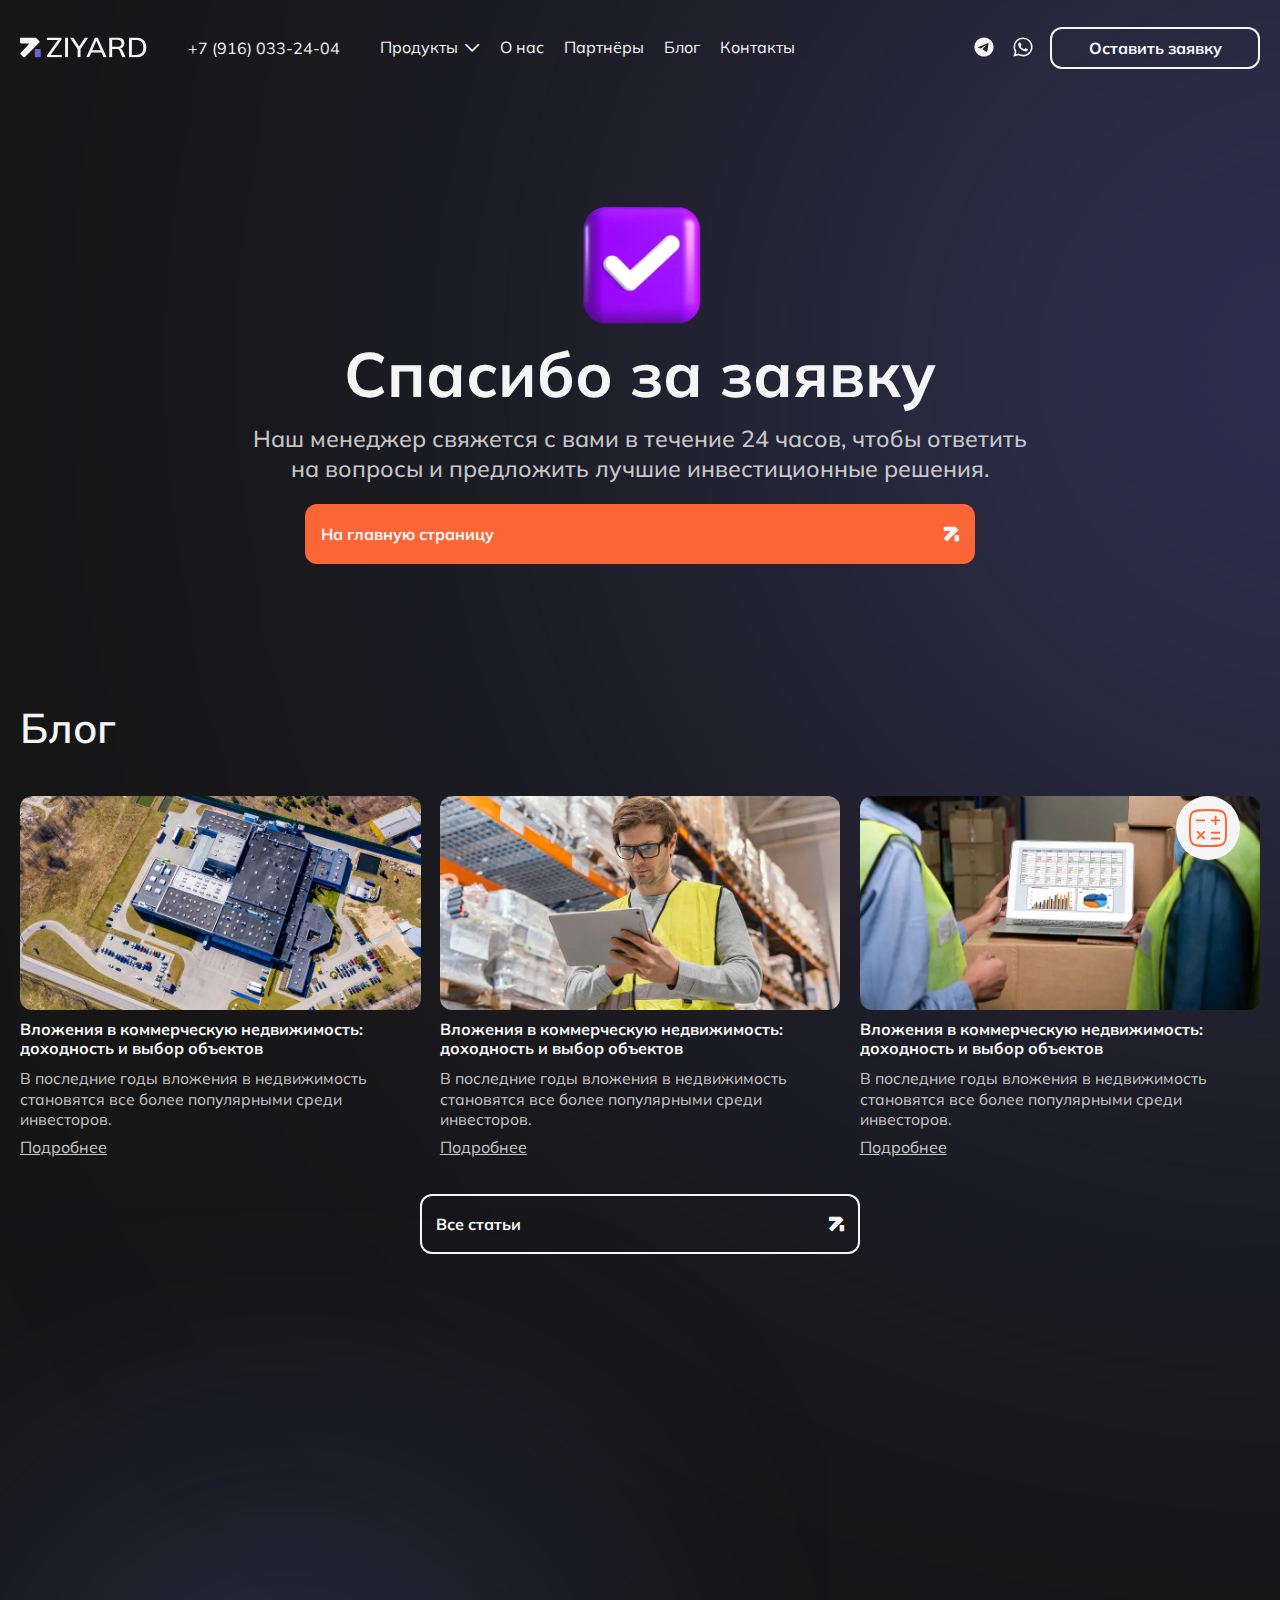
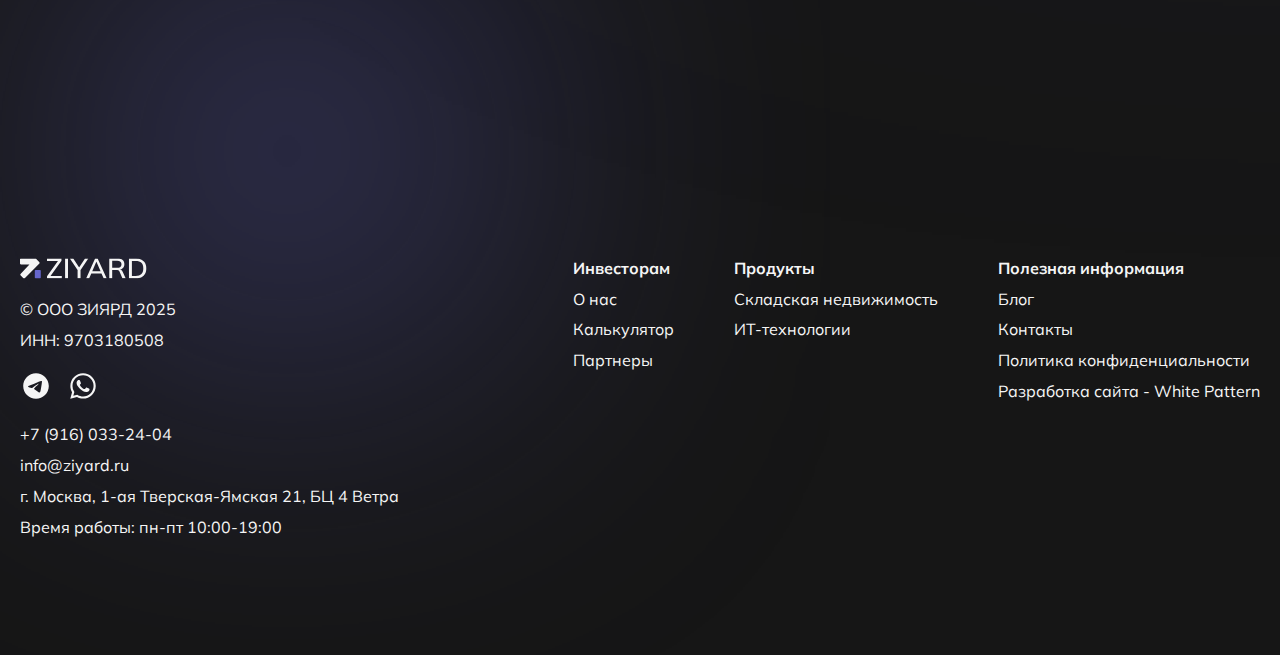
<file: thanks.html>
<!DOCTYPE html>
<html lang="ru">

<head>
	<title>Спасибо за заявку</title>
	<meta charset="UTF-8">
	<meta name="format-detection" content="telephone=no">
	<link rel="stylesheet" href="css/style.min.css">
	<link rel="shortcut icon" href="favicon.ico">
	<!-- <meta name="robots" content="noindex, nofollow"> -->
	<meta name="viewport" content="width=device-width, initial-scale=1.0">
	<!--	 <style>body{opacity: 0;}</style>-->
	<style>
		/* Начальное состояние */
		body {
			opacity: 0;
			transition: opacity 0.5s ease-in-out;
		}

		/* Класс, добавляемый после загрузки */
		html.loaded body {
			opacity: 1;
		}
	</style>
</head>

<body>
	<div class="wrapper">
		<header class="header wow animate__fadeInDown" data-scroll="220">
			<div class="header__container">
				<div class="header__left">
					<a href="/" class="header__logo logo"><img src="img/logo.svg" alt="Logo"></a>
					<a class="header__tel" href="tel:+7 (916) 033-24-04">+7 (916) 033-24-04</a>
					<div class="header__menu menu">
						<nav class="menu__body">
							<ul class="menu__list">
								<li class="menu__item has-submenu" data-spoilers="991.98">
									<a href="#" class="menu__link _icon-dropdown" data-spoiler>Продукты</a>
									<ul class="submenu">
										<li><a href="">Инвестиции в&nbsp;складскую недвижимость</a></li>
										<li><a href="">Стратегии прибыльных вложений в&nbsp;коммерческую недвижимость</a></li>
									</ul>
								</li>
								<li class="menu__item"><a href="#" class="menu__link">О нас</a></li>
								<li class="menu__item"><a href="#" class="menu__link">Партнёры</a></li>
								<li class="menu__item"><a href="#" class="menu__link">Блог</a></li>
								<li class="menu__item"><a href="#" class="menu__link">Контакты</a></li>
							</ul>
							<div class="menu__body-mobile">
							</div>
						</nav>
					</div>
				</div>
				<div class="header__right">
					<div class="header__social social" data-da=".menu__body-mobile, 991.98,last">
						<a href="" class="social__item">
							<svg>
								<use xlink:href="img/icons/icons.svg#tg"></use>
							</svg>
						</a>
						<a href="" class="social__item">
							<svg>
								<use xlink:href="img/icons/icons.svg#wp"></use>
							</svg>
						</a>
					</div>
					<button class="header__btn button button_outline" data-popup="#call" data-da=".menu__body-mobile, 991.98,last" type="button">Оставить заявку
					</button>
					<button type="button" class="menu__icon icon-menu"><span></span></button>
				</div>
				<div class="header__submenu">
					<div class="solution-inner">
						<div class="solution-inner__item item-solution wow animate__fadeInUp">
							<div class="item-solution__top">
								<div class="item-solution__title title title_h3">Инвестиции в&nbsp;складскую <br>
									недвижимость
								</div>
								<div class="item-solution__text">Это надёжный способ вложения, который обеспечивает
									<span>стабильный доход до&nbsp;45%.</span> Высокий спрос на&nbsp;складские помещения
									даёт гарантии
									востребованности и&nbsp;перспективу роста данного рынка. Работая с&nbsp;проверенными
									застройщиками, мы подбираем лучшие объекты для&nbsp;надёжности и&nbsp;прибыльности ваших
									вложений.
								</div>
							</div>
							<a href="" class="item-solution__link streched-link _icon-arrow"></a>
							<img src="img/solution/01.webp" alt="Image" class="item-solution__img">
						</div>
						<div class="solution-inner__item item-solution wow animate__fadeInUp">
							<div class="item-solution__top">
								<div class="item-solution__title title title_h3">Вложения в&nbsp;ИТ-технологии <br> для
									управления
									недвижимостью
								</div>
								<div class="item-solution__text">
									Мы видим большой потенциал в&nbsp;цифровизации процесса аренды недвижимости. Новые
									технологии
									трансформируют рынок сдачи внаём, упрощая процессы и&nbsp;создавая новые возможности
									для получения дохода. Вложения в&nbsp;эту сферу позволяют диверсифицировать ваш портфель
									и&nbsp;сделать стратегически важный шаг к&nbsp;росту доходности вложений в&nbsp;самой
									трендовой
									отрасли.
								</div>
							</div>
							<a href="" class="item-solution__link streched-link _icon-arrow"></a>
							<img src="img/solution/02.webp" alt="Image" class="item-solution__img">
						</div>
					</div>
				</div>
			</div>
		</header>

		<main class="page">
			<section class="hero hero_inner hero_one section-bottom">
				<svg class="hero__dec" viewBox="0 0 3508 3508" fill="none" xmlns="http://www.w3.org/2000/svg" preserveAspectRatio="xMidYMid meet">
					<g filter="url(#filter0_f_176_30)">
						<circle cx="1754" cy="1754" r="453" fill="#6666CC" />
					</g>

					<defs>
						<filter id="filter0_f_176_30" x="0.512085" y="0.512085" filterUnits="userSpaceOnUse" color-interpolation-filters="sRGB">
							<feGaussianBlur in="SourceGraphic" stdDeviation="1" />
							<feFlood flood-opacity="0" result="BackgroundImageFix" />
							<feBlend mode="normal" in="SourceGraphic" in2="BackgroundImageFix" result="shape" />
							<feGaussianBlur stdDeviation="550" />
						</filter>
					</defs>
				</svg>
				<div class="hero__container">
					<div class="thanks">
						<div class="thanks__inner">
							<div class="thanks__icon wow animate__fadeInUp">
								<img src="img/check-page.webp" alt="Image" class="ibg">
							</div>
							<h1 class="thanks__title wow animate__fadeInUp">Спасибо за&nbsp;заявку</h1>
							<div class="thanks__text wow animate__fadeInUp">Наш менеджер свяжется с&nbsp;вами в&nbsp;течение 24 часов, чтобы ответить на&nbsp;вопросы и&nbsp;предложить лучшие инвестиционные решения. </div>
							<div class="thanks__action wow animate__fadeInUp">
								<a href="" class="button button_icon _icon-arrow">На главную страницу</a>
							</div>
						</div>
					</div>
				</div>
			</section>
			<section class="posts-block section-bottom">
				<div class="posts-block__container">
					<h2 class="posts-block__title title title_h2">Блог</h2>
					<div class="posts-block__items">
						<div class="posts-item">
							<div class="posts-item__img">
								<img src="img/blog/01.webp" alt="Image" class="ibg">
							</div>
							<div class="posts-item__body">
								<div class="posts-item__title">Вложения в&nbsp;коммерческую недвижимость: доходность и&nbsp;выбор
									объектов
								</div>
								<div class="posts-item__text">В последние годы вложения в&nbsp;недвижимость становятся все
									более популярными среди инвесторов.
								</div>
								<a href="" class="posts-item__link">
									Подробнее
								</a>
							</div>
						</div>
						<div class="posts-item">
							<div class="posts-item__img">
								<img src="img/blog/02.webp" alt="Image" class="ibg">
							</div>
							<div class="posts-item__body">
								<div class="posts-item__title">Вложения в&nbsp;коммерческую недвижимость: доходность и&nbsp;выбор
									объектов
								</div>
								<div class="posts-item__text">В последние годы вложения в&nbsp;недвижимость становятся все
									более популярными среди инвесторов.
								</div>
								<a href="" class="posts-item__link">
									Подробнее
								</a>
							</div>
						</div>
						<div class="posts-item">
							<div class="posts-item__img">
								<img src="img/blog/03.webp" alt="Image" class="ibg">
							</div>
							<div class="posts-item__body">
								<div class="posts-item__title">Вложения в&nbsp;коммерческую недвижимость: доходность и&nbsp;выбор
									объектов
								</div>
								<div class="posts-item__text">В последние годы вложения в&nbsp;недвижимость становятся все
									более популярными среди инвесторов.
								</div>
								<a href="" class="posts-item__link">
									Подробнее
								</a>
							</div>
						</div>
					</div>
					<div class="posts-block__action">
						<a href="" class="posts-block__btn button button_icon button_outline _icon-arrow">Все статьи</a>
					</div>
				</div>
			</section>
			<section class="feedback">
				<img src="img/feedback-blur.svg" alt="Image" class="feedback__blur">
				<div class="feedback__container">
					<div class="feedback__block wow animate__fadeInUp">
						<h2 class="feedback__title title title_h2">Мы рады вашему <i>интересу к Ziyard!</i></h2>
						<div class="feedback__text text-xl">Оставьте данные, и&nbsp;наш менеджер свяжется с&nbsp;вами в&nbsp;течение
							24&nbsp;часов, чтобы ответить на&nbsp;вопросы и&nbsp;предложить лучшие инвестиционные решения.
						</div>
					</div>
					<div class="feedback__form form">
						<form action="">
							<div class="form__inner">
								<div class="form__row wow animate__fadeInUp">
									<label for="name" class="form__label title title_h3">Имя</label>
									<div class="form__input">
										<input id="name" type="text" placeholder="" class="input">
									</div>
								</div>
								<div class="form__row wow animate__fadeInUp">
									<label for="phone" class="form__label title title_h3">Телефон</label>
									<div class="form__input">
										<input type="text" id="phone" placeholder="+7 (999) 999-99-99" class="input js-tel">
									</div>

								</div>
								<div class="form__row wow animate__fadeInUp">
									<div class="checkbox">
										<input id="c_" data-error="Ошибка" checked class="checkbox__input" type="checkbox" value="1" name="form[]">
										<label for="c_" class="checkbox__label">
											<span class="checkbox__text color-txt">Я согласен(на) с <a href="">Политикой конфиденциальности</a> и&nbsp;даю согласие на&nbsp;обработку персональных данных</span>
										</label>
									</div>
								</div>
								<div class="form__row wow animate__fadeInUp">
									<button class="form__button button button_icon _icon-arrow" data-popup="#call" type="submit">Заказать
										обратный
										звонок
									</button>
								</div>
							</div>
						</form>
					</div>
				</div>
			</section>

		</main>
		<footer class="footer">
			<div class="footer__container">
				<div class="footer__info">
					<a href="/" class="footer__logo logo"><img src="img/logo.svg" alt="Logo"></a>

					<ul class="footer__text text-main">
						<li> © ООО ЗИЯРД 2025</li>
						<li>ИНН: 9703180508</li>
					</ul>
					<div class="footer__social social">
						<a href="" class="social__item">
							<svg>
								<use xlink:href="img/icons/icons.svg#tg"></use>
							</svg>
						</a>
						<a href="" class="social__item">
							<svg>
								<use xlink:href="img/icons/icons.svg#wp"></use>
							</svg>
						</a>
					</div>
					<ul class="footer__text text-main">
						<li>
							<a class="link" href="tel:+79160332404">+7 (916) 033-24-04</a>
						</li>
						<li>
							<a class="link" href="mailto:info@ziyard.ru">info@ziyard.ru</a>
						</li>
						<li>
							г.&nbsp;Москва, 1-ая&nbsp;Тверская-Ямская 21, БЦ 4&nbsp;Ветра
						</li>
						<li>
							Время работы: пн-пт 10:00-19:00
						</li>
					</ul>
				</div>
				<div class="footer__menu menu-footer">
					<div class="menu-footer__col">
						<div class="menu-footer__title text-main">Инвесторам</div>
						<ul>
							<li><a class="link" href="">О нас</a></li>
							<li><a class="link" href="">Калькулятор</a></li>
							<li><a class="link" href="">Партнеры</a></li>
						</ul>
					</div>
					<div class="menu-footer__col">
						<div class="menu-footer__title text-main">Продукты</div>
						<ul>
							<li><a class="link" href="">Складская недвижимость</a></li>
							<li><a class="link" href=""> ИТ-технологии </a></li>
						</ul>
					</div>
					<div class="menu-footer__col">
						<div class="menu-footer__title text-main">Полезная информация</div>
						<ul>
							<li><a class="link" href="">Блог</a></li>
							<li><a class="link" href="">Контакты</a></li>
							<li><a class="link" href="">Политика конфиденциальности</a></li>
							<li><a class="link" href="https://whitepattern.ru/" rel="nofollow" target="_blank">
									Разработка сайта - White Pattern</a></li>
						</ul>
					</div>
				</div>
			</div>
		</footer>

	</div>
	<button class="widget" type="button" data-popup="#calc">
		<svg>
			<use xlink:href="img/icons/icons.svg#calc"></use>
		</svg>
	</button>

	<div id="calc" aria-hidden="true" class="popup popup_calc">
		<div class="popup__wrapper">
			<div class="popup__content">
				<img src="img/popup-blur.svg" alt="Image" class="popup__blur">
				<button data-close type="button" class="popup__close">
					<svg width="30" height="30" viewBox="0 0 30 30" fill="none" xmlns="http://www.w3.org/2000/svg">
						<path d="M15 16.75L8.875 22.875C8.64583 23.1042 8.35417 23.2188 8 23.2188C7.64583 23.2188 7.35417 23.1042 7.125 22.875C6.89583 22.6458 6.78125 22.3542 6.78125 22C6.78125 21.6458 6.89583 21.3542 7.125 21.125L13.25 15L7.125 8.875C6.89583 8.64583 6.78125 8.35417 6.78125 8C6.78125 7.64583 6.89583 7.35417 7.125 7.125C7.35417 6.89583 7.64583 6.78125 8 6.78125C8.35417 6.78125 8.64583 6.89583 8.875 7.125L15 13.25L21.125 7.125C21.3542 6.89583 21.6458 6.78125 22 6.78125C22.3542 6.78125 22.6458 6.89583 22.875 7.125C23.1042 7.35417 23.2188 7.64583 23.2188 8C23.2188 8.35417 23.1042 8.64583 22.875 8.875L16.75 15L22.875 21.125C23.1042 21.3542 23.2188 21.6458 23.2188 22C23.2188 22.3542 23.1042 22.6458 22.875 22.875C22.6458 23.1042 22.3542 23.2188 22 23.2188C21.6458 23.2188 21.3542 23.1042 21.125 22.875L15 16.75Z" fill="#F5F5F5" />
					</svg>
				</button>
				<div class="popup__text">
					<section class="calc">
						<div class="calc__container">
							<div class="calc__row">
								<div class="calc__col">
									<h2 class="calc__title title title_h2">Оцените потенциал
										<i>роста вашего капитала!</i>
									</h2>
									<div class="calc__text title title_h4">Зарабатывайте до <span>45%</span> в&nbsp;год</div>
								</div>
								<div class="calc__col">
									<div class="text-xl">Предлагаем вам уникальную возможность увеличить свой капитал. С&nbsp;нами
										дивиденды будут поступать дважды в&nbsp;год, что позволит вам максимально эффективно
										управлять
										своими финансами.
									</div>
								</div>
							</div>
							<div class="calc__wrapper calculation">
								<div class="calculation__row">
									<div class="calculation__col ">
										<div class="calculation__title title title_h3">
											Сумма инвестиций, ₽
										</div>
										<div class="calculation__input">
											<input class="input slider-value" type="text" readonly>
											<div class="range"></div>
											<div class="calculation__values">
												<small class="min-value"></small>
												<small class="max-value"></small>
											</div>
										</div>
									</div>
									<div class="calculation__col ">
										<div class="calculation__title title title_h3">
											Срок вложений, мес
										</div>
										<select name="form[]" data-class-modif="">
											<option value="12">12</option>
											<option value="24" selected>24</option>
											<option value="36">36</option>
											<option value="48">48</option>
											<option value="60">60</option>
										</select>
									</div>
								</div>
								<div class="calculation__row">
									<div class="calculation__result result-calculation">
										<div class="result-calculation__col ">
											<div class="result-calculation__title title title_h3">Мой ежегодный доход,&nbsp;₽</div>
											<div class="result-calculation__text js-result-every-year">18 583</div>
										</div>
										<div class="result-calculation__col ">
											<div class="result-calculation__title title title_h3">Мои дивиденды,&nbsp;₽</div>
											<div class="result-calculation__text js-result-dividends">8 583</div>
										</div>
									</div>
								</div>
							</div>
							<div class="calc__row">
								<div class="calc__col ">
									<button class="calc__btn button button_icon _icon-arrow" type="button" data-popup="#call">Заказать обратный
										звонок
									</button>
								</div>
								<div class="calc__col ">
									<div class="text-main color-txt">
										Свяжитесь с&nbsp;нами, чтобы обсудить выгодные инвестиционные стратегии и&nbsp;получить
										квалифицированную консультацию от&nbsp;экспертов Ziyard. Мы&nbsp;готовы помочь вам достичь
										финансового успеха!
									</div>
								</div>
							</div>
						</div>
					</section>
				</div>
			</div>
		</div>
	</div>

	<button class="btn-up" type="button" data-goto=".wrapper">
		<svg>
			<use xlink:href="img/icons/icons.svg#ar-up"></use>
		</svg>
	</button>

	<div id="call" aria-hidden="true" class="popup">
		<div class="popup__wrapper">
			<div class="popup__content">
				<img src="img/popup-blur.svg" alt="Image" class="popup__blur">
				<button data-close type="button" class="popup__close">
					<svg width="30" height="30" viewBox="0 0 30 30" fill="none" xmlns="http://www.w3.org/2000/svg">
						<path d="M15 16.75L8.875 22.875C8.64583 23.1042 8.35417 23.2188 8 23.2188C7.64583 23.2188 7.35417 23.1042 7.125 22.875C6.89583 22.6458 6.78125 22.3542 6.78125 22C6.78125 21.6458 6.89583 21.3542 7.125 21.125L13.25 15L7.125 8.875C6.89583 8.64583 6.78125 8.35417 6.78125 8C6.78125 7.64583 6.89583 7.35417 7.125 7.125C7.35417 6.89583 7.64583 6.78125 8 6.78125C8.35417 6.78125 8.64583 6.89583 8.875 7.125L15 13.25L21.125 7.125C21.3542 6.89583 21.6458 6.78125 22 6.78125C22.3542 6.78125 22.6458 6.89583 22.875 7.125C23.1042 7.35417 23.2188 7.64583 23.2188 8C23.2188 8.35417 23.1042 8.64583 22.875 8.875L16.75 15L22.875 21.125C23.1042 21.3542 23.2188 21.6458 23.2188 22C23.2188 22.3542 23.1042 22.6458 22.875 22.875C22.6458 23.1042 22.3542 23.2188 22 23.2188C21.6458 23.2188 21.3542 23.1042 21.125 22.875L15 16.75Z" fill="#F5F5F5" />
					</svg>
				</button>
				<div class="popup__text">
					<div class="popup-inner">
						<div class="popup-inner__title title title_h2">Оцените потенциал <i>роста вашего капитала!</i></div>
						<div class="popup-inner__text title title_h4">
							Зарабатывайте до <span>45%</span> в&nbsp;год
						</div>
						<div class="popup-inner__form form">
							<form action="">
								<div class="form__inner">
									<div class="form__row ">
										<label for="p-name" class="form__label title title_h3">Имя</label>
										<div class="form__input">
											<input id="p-name" type="text" placeholder="" class="input">
										</div>
									</div>
									<div class="form__row ">
										<label for="p-phone" class="form__label title title_h3">Телефон</label>
										<div class="form__input">
											<input type="text" id="p-phone" placeholder="+7 (999) 999-99-99" class="input js-tel">
										</div>

									</div>
									<div class="form__row ">
										<div class="checkbox">
											<input id="pc_0" checked data-error="Ошибка" class="checkbox__input" type="checkbox" value="1" name="form[]">
											<label for="pc_0" class="checkbox__label">
												<span class="checkbox__text color-txt">Я согласен(на) с <a href="">Политикой конфиденциальности</a> и&nbsp;даю согласие на&nbsp;обработку персональных данных</span>
											</label>
										</div>
									</div>
									<div class="form__row ">
										<button class="form__button button button_icon _icon-arrow" data-popup="#call" type="submit">Заказать
											обратный
											звонок
										</button>
									</div>
								</div>
							</form>
						</div>
					</div>
				</div>
			</div>
		</div>
	</div>

	<script src="js/app.min.js"></script>
</body>

</html>
</file>
<file: css/style.min.css>
@import url('https://fonts.googleapis.com/css2?family=Mulish:ital,wght@0,200..1000; 1,200..1000&display=swap');@font-face{font-family:icons;font-display:swap;src:url(../fonts/icons.woff2) format("woff2");font-weight:400;font-style:normal}.checkbox__label::after,.select__value:after,[class*=_icon-]::before{font-family:icons;font-style:normal;font-weight:400;font-variant:normal;text-transform:none;line-height:1;-webkit-font-smoothing:antialiased;-moz-osx-font-smoothing:grayscale}._icon-arrow:before{content:""}._icon-check:before{content:""}._icon-dropdown:before{content:""}:root{--primary-font:"Mulish",sans-serif;--primary:#f5f5f5;--black:#161616;--orange:#fa6635;--purple:#66c;--purple40:rgba(102, 102, 204, 0.4);--txt:rgba(245, 245, 245, 0.8);--border:rgba(229, 229, 229, 0.4);--white-inactive:rgba(255, 255, 255, 0.6);--btn-hover:#e65221;--grey:#B5B5B5}*{padding:0;margin:0;border:0}*,*::after,*::before{box-sizing:border-box}*::after,*::before{display:inline-block}body,html{height:100%;min-width:360px}body{color:var(--primary);line-height:1;font-family:var(--primary-font),sans-serif;font-size:1rem;-ms-text-size-adjust:100%;-moz-text-size-adjust:100%;-webkit-text-size-adjust:100%;-webkit-font-smoothing:antialiased;-moz-osx-font-smoothing:grayscale}button,input,textarea{font-family:var(--primary-font),sans-serif;font-size:inherit;line-height:inherit;color:inherit;background-color:rgba(0,0,0,0)}input,textarea{width:100%}label{display:inline-block}button,option,select{cursor:pointer}a{display:inline-block;color:inherit;text-decoration:none}ul li{list-style:none}img{vertical-align:top;display:block;max-width:100%;height:auto}h1,h2,h3,h4,h5,h6{font-weight:inherit;font-size:inherit}body{background-color:var(--black)}.lock body{overflow:hidden;touch-action:none;-ms-scroll-chaining:none;overscroll-behavior:none}.wrapper{min-height:100%;display:flex;flex-direction:column;overflow:hidden}@supports (overflow:clip){.wrapper{overflow:clip}}.wrapper>main{flex:1 1 auto}.wrapper>*{min-width:0}[class*=__container]{max-width:90rem;margin:0 auto;padding:0 1.25rem}[class*="--gc"]{display:grid;min-width:0;grid-template-columns:1.25rem 1fr minmax(auto,87.5rem) 1fr 1.25rem}[class*="--gc"]>*{min-width:0;grid-column:3/4}.form__inner{display:grid;gap:1.875rem}.form__button{min-width:100%}.button{font-weight:700;font-size:1rem;justify-content:center;align-items:center;line-height:1.25;display:inline-flex;padding:1.25rem 1rem;border-radius:.75rem;background-color:var(--orange);transition:all .3s ease-in-out}.button_outline{box-shadow:inset 0 0 0 2px var(--primary);background-color:rgba(0,0,0,0)}.button_icon{display:flex;justify-content:space-between;flex-direction:row-reverse}.button_icon:before{transition:rotate .3s ease-in-out}.button--fw{width:100%}.header .button{padding:.6875rem 1rem}.button.contacts__btn,.button.not-found__btn{color:var(--primary)}input[type=email],input[type=tel],input[type=text],textarea{-webkit-appearance:none;appearance:none}.input{border-radius:.25rem;width:100%;display:block;padding:0 10px;border:1px solid var(--border);caret-color:inherit;height:3.75rem}.input[placeholder]:not([data-placeholder-nohiden])::-webkit-input-placeholder{-webkit-transition:opacity .3s;transition:opacity .3s}.input[placeholder]:not([data-placeholder-nohiden]):-ms-input-placeholder{-ms-transition:opacity .3s;transition:opacity .3s}.input[placeholder]:not([data-placeholder-nohiden])::-ms-input-placeholder{-ms-transition:opacity .3s;transition:opacity .3s}.input[placeholder]:not([data-placeholder-nohiden])::placeholder{transition:opacity .3s}.input[placeholder]:not([data-placeholder-nohiden]):focus::-webkit-input-placeholder{opacity:0}.input[placeholder]:not([data-placeholder-nohiden]):focus:-ms-input-placeholder{opacity:0}.input[placeholder]:not([data-placeholder-nohiden]):focus::-ms-input-placeholder{opacity:0}.input[placeholder]:not([data-placeholder-nohiden]):focus::placeholder{opacity:0}textarea.input{resize:none;padding:0 0}.checkbox{position:relative}.checkbox__input{position:absolute;width:0;height:0;opacity:0}.checkbox__input:focus-visible+.checkbox__label:before{box-shadow:0 0 5px #000}.checkbox__input:checked+.checkbox__label:after{scale:1}.checkbox__label{cursor:pointer;display:inline-flex;position:relative;gap:10px}.checkbox__label:before{content:"";align-self:flex-start;flex:0 0 24px;width:24px;height:24px;border-radius:.25rem;background-color:var(--primary)}.checkbox__label::after{content:"";position:absolute;font-size:.8125rem;top:0;left:0;scale:0;translate:.1875rem .375rem;color:var(--purple);transition:scale .3s ease-in-out}.checkbox__text{align-self:center;line-height:1.3;color:var(--txt)}.checkbox__text a{text-decoration:underline}.select{min-width:0;position:relative}.select__body{position:relative}.select__title{color:inherit;text-align:left;border:1px solid var(--border);background-color:rgba(0,0,0,0);cursor:pointer;width:100%;border-radius:4px}.select__value{display:flex;min-width:0;align-items:center;height:3.75rem;padding:0 .625rem;gap:.625rem}.select__value>*{flex:1 1 auto}.select__value:after{content:"";align-self:stretch;flex:0 0 10px;transition:all .3s ease 0s;display:flex;justify-content:center;align-items:center;font-size:.625rem}._select-open .select__value:after{-webkit-transform:rotate(-180deg);transform:rotate(-180deg)}.select__value._select-pseudo-label::before{content:attr(data-pseudo-label);opacity:.5}.select__content{flex:1 1 auto;overflow:hidden;text-overflow:ellipsis;white-space:nowrap}.select__text{flex:1 1 auto;overflow:hidden;text-overflow:ellipsis;white-space:nowrap}.select__input{width:100%;background-color:rgba(0,0,0,0);height:100%}.select__options{position:absolute;min-width:100%;left:0;border:1px solid var(--border);border-top:0;padding:15px 0;border-radius:8px;background:var(--black)}.select__scroll{overflow-y:auto;overflow-x:hidden;max-height:12.5rem}.select__option{width:100%;text-align:left;cursor:pointer;padding:5px 10px;color:inherit}.select__option._select-selected{background-color:#eee}.select__row{display:inline-flex;align-items:center}.select--show-top .select__options{top:auto;bottom:calc(100% - .0625rem);border:1px solid #d9d9d9;border-bottom:0;border-radius:4px 4px 0 0;padding:5px 0 10px 0}._select-tag{cursor:pointer}.calculator{position:absolute;width:100%;top:calc(0% + 60px);left:0}.noUi-target,.noUi-target *{-webkit-touch-callout:none;-webkit-tap-highlight-color:transparent;-webkit-user-select:none;touch-action:none;-ms-user-select:none;user-select:none;box-sizing:border-box}.noUi-target{position:relative}.noUi-base,.noUi-connects{width:100%;height:100%;position:relative;z-index:1}.noUi-connects{overflow:hidden;z-index:0}.noUi-connect,.noUi-origin{will-change:transform;position:absolute;z-index:1;top:0;right:0;height:100%;width:100%;-ms-transform-origin:0 0;-webkit-transform-origin:0 0;-webkit-transform-style:preserve-3d;transform-origin:0 0;-webkit-transform-style:flat;transform-style:flat}.noUi-txt-dir-rtl.noUi-horizontal .noUi-origin{left:0;right:auto}.noUi-vertical .noUi-origin{top:-100%;width:0}.noUi-horizontal .noUi-origin{height:0}.noUi-handle{-webkit-backface-visibility:hidden;backface-visibility:hidden;position:absolute}.noUi-touch-area{height:100%;width:100%}.noUi-state-tap .noUi-connect,.noUi-state-tap .noUi-origin{transition:-webkit-transform .3s;transition:transform .3s;transition:transform .3s,-webkit-transform .3s}.noUi-state-drag *{cursor:inherit!important}.noUi-horizontal{height:1px;padding-right:1.125rem}.noUi-horizontal .noUi-handle{width:1.125rem;height:1.125rem;border-radius:50%;border:1px solid var(--primary);background-color:var(--orange);right:-1.125rem;top:-9px}.noUi-target{background:rgba(0,0,0,0)}.noUi-connects{border-radius:3px}.noUi-connect{background:var(--orange)}.noUi-draggable{cursor:ew-resize}.noUi-vertical .noUi-draggable{cursor:ns-resize}[disabled] .noUi-connect{background:#b8b8b8}[disabled] .noUi-handle,[disabled].noUi-handle,[disabled].noUi-target{cursor:not-allowed}.noUi-pips,.noUi-pips *{box-sizing:border-box}.noUi-pips{position:absolute;color:#999}.noUi-value{position:absolute;white-space:nowrap;text-align:center}.noUi-value-sub{color:#ccc;font-size:10px}.noUi-marker{position:absolute;background:#ccc}.noUi-marker-sub{background:#aaa}.noUi-marker-large{background:#aaa}.noUi-pips-horizontal{padding:10px 0;height:80px;top:100%;left:0;width:100%}.noUi-value-horizontal{-webkit-transform:translate(-50%,50%);transform:translate(-50%,50%)}.noUi-rtl .noUi-value-horizontal{-webkit-transform:translate(50%,50%);transform:translate(50%,50%)}.noUi-marker-horizontal.noUi-marker{margin-left:-1px;width:2px;height:5px}.noUi-marker-horizontal.noUi-marker-sub{height:10px}.noUi-marker-horizontal.noUi-marker-large{height:15px}.noUi-tooltip{display:block;position:absolute;border:1px solid #d9d9d9;border-radius:3px;background:#fff;color:#000;padding:5px;text-align:center;white-space:nowrap}.noUi-horizontal .noUi-tooltip{-webkit-transform:translate(-50%,0);transform:translate(-50%,0);left:50%;bottom:120%}.noUi-horizontal .noUi-origin>.noUi-tooltip{-webkit-transform:translate(50%,0);transform:translate(50%,0);left:auto;bottom:10px}.menu{display:flex;align-items:center}.menu__list{display:flex}.menu__item{position:relative}.menu__link{line-height:1.3;position:relative}.has-submenu .menu__link{display:inline-flex;flex-direction:row-reverse;gap:.375rem;align-items:center}.has-submenu .menu__link:before{font-size:.625rem;transition:rotate .3s ease-in-out}.has-submenu .menu__link._spoiler-active:before{rotate:180deg}.icon-menu{display:none}.breadcrumbs{padding-bottom:.625rem;font-size:.75rem}.breadcrumbs__list{display:flex;flex-wrap:wrap}.breadcrumbs__item{line-height:1.5}.breadcrumbs__link{color:var(--grey);display:flex;align-items:center}.breadcrumbs__link::after{content:"/";font-size:.75rem;margin:0 .8333333333em}body::after{content:"";background-color:var(--black);position:fixed;width:100%;height:100%;top:0;left:0;opacity:0;transition:opacity .8s ease 0s;pointer-events:none;z-index:149}.popup-show body::after{opacity:.6}.popup{position:fixed;top:0;left:0;bottom:0;right:0;padding:30px 10px;transition:visibility .8s ease 0s;visibility:hidden;pointer-events:none}.popup__blur{position:absolute;width:100%;height:100%;top:0;right:0}.popup_show{z-index:150;visibility:visible;overflow:auto;pointer-events:auto}.popup_show .popup__content{visibility:visible;-webkit-transform:scale(1);transform:scale(1)}.popup__wrapper{display:flex;flex-direction:column;align-items:center;min-height:100%;flex:1 1 auto;width:100%;justify-content:center}.popup__content{overflow:hidden;visibility:hidden;-webkit-transform:scale(0);transform:scale(0);transition:-webkit-transform .3s ease 0s;transition:transform .3s ease 0s;transition:transform .3s ease 0s,-webkit-transform .3s ease 0s;background-color:var(--black);padding:20px;width:100%;max-width:64rem;border-radius:12px;position:relative}.lock .popup__content{visibility:visible}.popup_calc .popup__content{max-width:87.5rem}.popup__close{position:absolute;top:1.25rem;right:1.25rem}.popup-inner{position:relative;z-index:2;display:grid;justify-content:center;justify-items:center}.popup-inner__title{text-align:center}.popup-inner__text{text-align:center}.popup-inner__form{max-width:27.5rem}.spollers{display:grid;gap:15px}.spollers_benefits{gap:1.25rem}.spollers__item{font-size:1.25rem}.spollers__title{display:flex;align-items:center;gap:.625rem;width:100%;cursor:default;text-align:left;position:relative;list-style:none;padding-bottom:1.25rem;border-bottom:2px solid var(--white-inactive);color:var(--white-inactive);transition:all .3s ease-in-out}.spollers__title small{font-weight:400;margin-left:auto;font-size:1rem;color:var(--white-inactive);transition:color .3s ease-in-out}.spollers__title::-webkit-details-marker,.spollers__title::marker{display:none}._spoller-init .spollers__title{cursor:pointer}._spoller-init .spollers__title._spoller-active{color:var(--primary);border-color:transparent}._spoller-init .spollers__title._spoller-active small{color:var(--primary)}.spollers_benefits .spollers__title{color:var(--primary);border-color:transparent}.spollers_benefits .spollers__title small{color:var(--primary)}.spollers__body{padding:0 0 1.25rem;border-bottom:2px solid var(--primary)}.tabs__navigation{flex:0 0 32%;display:flex}.tabs__title{text-align:left;line-height:1.2;font-weight:700;color:var(--white-inactive);padding:.6875rem .3125rem .6875rem 0;border-right:.125rem solid var(--white-inactive);transition:all .3s ease-in-out;position:relative}.tabs__title._tab-active{color:var(--primary)}.tabs__title._tab-active:before{opacity:1}.tabs__body._active-body{-webkit-animation-duration:1.5s;animation-duration:1.5s;-webkit-animation-fill-mode:both;animation-fill-mode:both;-webkit-animation-name:fadeIn;animation-name:fadeIn}[data-showmore-button] span:last-child{display:none}._showmore-active [data-showmore-button] span{display:none}._showmore-active [data-showmore-button] span:last-child{display:block}.ibg{width:100%;height:100%;-o-object-fit:cover;object-fit:cover}.ibg--top{-o-object-position:top;object-position:top}.ibg--bottom{-o-object-position:bottom;object-position:bottom}.ibg--left{-o-object-position:left;object-position:left}.ibg--right{-o-object-position:right;object-position:right}.ibg--contain{-o-object-fit:contain;object-fit:contain}.spollers{list-style-type:none;counter-reset:item}.spollers li{position:relative}.spollers li:before{counter-increment:item;content:counter(item);position:absolute;left:0;top:0}.item-solution__link::after{position:absolute;top:0;right:0;bottom:0;left:0;z-index:1;pointer-events:auto;content:"";background-color:rgba(0,0,0,0)}.header__submenu .item-solution__link{visibility:hidden}.header__submenu._submenu-active .item-solution__link{visibility:visible}.text-main{line-height:1.3;font-size:1rem}.text-main.color-txt{color:var(--txt)}.text-xl{font-weight:500;line-height:1.3;color:var(--txt)}.text-xl.white-text{color:var(--primary)}.title{line-height:1.3}.title i,.title span{color:var(--orange);display:block}.title span{font-style:italic}.title._default i,.title._default span{display:initial}.title.calc__text span,.title.popup-inner__text span{display:inline}.title.spollers__title i{display:flex}.title_h2{line-height:1.1;font-weight:600}.title_h3{line-height:1.2;font-weight:700}.title_h4{font-weight:500}.social{display:flex;gap:.9375rem}.social__item{flex:0 0 1.25rem}.footer .social__item{flex:0 0 2rem}.social__item svg{width:1.5rem;height:1.5rem}.footer .social__item svg{width:2rem;height:2rem}.icon{width:4rem;height:4rem;border-radius:.625rem;display:flex;align-items:center;justify-content:center;background:rgba(102,102,204,.1);transition:background-color .3s ease-in-out}.icon img{opacity:.6;transition:opacity .3s ease-in-out}._spoller-active .icon{background:rgba(102,102,204,.2)}._spoller-active .icon img{opacity:1}.block-action{display:flex;align-items:center;gap:1.25rem;justify-content:space-between}.block-action__text{flex:1 1 auto}.block-text{display:flex;align-items:center;gap:.9375rem;justify-content:space-between}.block-text__title{flex:1 1 50%}.block-text__text{flex:0 0 40%}.widget{position:fixed;width:4rem;height:4rem;border-radius:50%;background-color:var(--primary);color:var(--orange);display:flex;align-items:center;justify-content:center;z-index:4;transition:all .3s ease-in-out;bottom:2.5rem;right:2.5rem}.widget svg{width:2.375rem;height:2.375rem}.btn-up{position:fixed;width:4rem;height:4rem;background-color:rgba(250,102,53,.6);border-radius:.5rem;visibility:hidden;opacity:0;left:2.5rem;bottom:2.5rem;transition:all .3s ease-in-out;z-index:4}.btn-up svg{width:.875rem;height:1.375rem}.btn-up._btn-up-active{visibility:visible;opacity:1}.link{position:relative}.link::after{position:absolute;content:"";left:0;bottom:0;display:block;height:1px;background:var(--primary);width:0;transition:width .3s ease-in-out}.thanks__inner{display:grid;justify-items:center;text-align:center}.thanks__title{margin-bottom:1.125rem;font-weight:700}.thanks__text{font-weight:500;margin-bottom:1.25rem;line-height:1.3;color:var(--txt)}.thanks__action{min-width:100%}.not-found__inner{color:var(--black);padding:6.25rem;background-color:var(--primary);border-radius:.75rem;display:grid;justify-items:center}.not-found__title{text-align:center}.not-found__action{display:flex;flex-wrap:wrap;justify-content:center}.not-found__text{line-height:1.3;opacity:.8}.header{position:absolute;width:100%;top:0;left:0;z-index:5;transition:all .3s ease-in-out}.header._header-scroll{position:fixed;background-color:var(--black)}@supports (backdrop-filter:blur(5px)){.header._header-scroll{background:rgba(22,22,22,.8);backdrop-filter:blur(5px)}}.header__container{position:relative;display:flex;align-items:center;justify-content:space-between}.header__left{display:flex;align-items:center}.header__logo{position:relative;z-index:5}.header__tel{position:relative;z-index:5}.header__right{position:relative;z-index:5;flex:1 1 auto;display:flex;justify-content:flex-end;gap:.9375rem;align-items:center}.header__btn{flex:0 0 13.125rem}.header__submenu{display:none}.header__submenu._submenu-active{translate:0 .625rem;opacity:1;visibility:visible;pointer-events:auto}.submenu li{font-weight:700;font-size:1.125rem;line-height:1.3}.submenu li a{transition:all .3s ease-in-out}.submenu li+li{margin-top:.9375rem}.footer__container{display:flex;justify-content:space-between;gap:1.875rem}.footer__info{display:grid;gap:1.25rem}.footer ul li{line-height:1.3}.footer ul li+li{margin-top:.625rem}.menu-footer{display:flex}.menu-footer__title{font-weight:700}.menu-footer__title:not(:last-child){margin-bottom:.625rem}.about-block{border-radius:.75rem;display:grid;background:no-repeat center/cover}.about-block__container{text-align:center;max-width:53.75rem}.about-block__title{margin-bottom:.9375rem}.about-block__text:not(:last-child){margin-bottom:1.875rem}.about-block__action{justify-self:center}:root{--animate-duration:1.5s;--animate-delay:1s;--animate-repeat:1}.animate__animated{-webkit-animation-duration:1s;animation-duration:1s;-webkit-animation-duration:var(--animate-duration);animation-duration:var(--animate-duration);-webkit-animation-fill-mode:both;animation-fill-mode:both}.animate__animated.animate__delay-1s{-webkit-animation-delay:1s;animation-delay:1s;-webkit-animation-delay:var(--animate-delay);animation-delay:var(--animate-delay)}.animate__animated.animate__delay-2s{-webkit-animation-delay:2s;animation-delay:2s;-webkit-animation-delay:calc(var(--animate-delay)*2);animation-delay:calc(var(--animate-delay)*2)}.animate__animated.animate__faster{-webkit-animation-duration:.5s;animation-duration:.5s;-webkit-animation-duration:calc(var(--animate-duration)/2);animation-duration:calc(var(--animate-duration)/2)}.animate__animated.animate__fast{-webkit-animation-duration:.8s;animation-duration:.8s;-webkit-animation-duration:calc(var(--animate-duration)*.8);animation-duration:calc(var(--animate-duration)*.8)}.animate__animated.animate__slow{-webkit-animation-duration:2s;animation-duration:2s;-webkit-animation-duration:calc(var(--animate-duration)*2);animation-duration:calc(var(--animate-duration)*2)}.animate__animated.animate__slower{-webkit-animation-duration:3s;animation-duration:3s;-webkit-animation-duration:calc(var(--animate-duration)*3);animation-duration:calc(var(--animate-duration)*3)}@-webkit-keyframes fadeInDown{from{opacity:0;-webkit-transform:translate3d(0,-100px,0);transform:translate3d(0,-100px,0)}to{opacity:1;-webkit-transform:translate3d(0,0,0);transform:translate3d(0,0,0)}}@keyframes fadeInDown{from{opacity:0;-webkit-transform:translate3d(0,-100px,0);transform:translate3d(0,-100px,0)}to{opacity:1;-webkit-transform:translate3d(0,0,0);transform:translate3d(0,0,0)}}.animate__fadeInDown{-webkit-animation-name:fadeInDown;animation-name:fadeInDown}@-webkit-keyframes fadeInUp{from{opacity:0;-webkit-transform:translate3d(0,100px,0);transform:translate3d(0,100px,0)}to{opacity:1;-webkit-transform:translate3d(0,0,0);transform:translate3d(0,0,0)}}@keyframes fadeInUp{from{opacity:0;-webkit-transform:translate3d(0,100px,0);transform:translate3d(0,100px,0)}to{opacity:1;-webkit-transform:translate3d(0,0,0);transform:translate3d(0,0,0)}}.animate__fadeInUp{-webkit-animation-name:fadeInUp;animation-name:fadeInUp}@-webkit-keyframes fadeIn{from{opacity:0}to{opacity:1}}@keyframes fadeIn{from{opacity:0}to{opacity:1}}.animate__fadeIn{-webkit-animation-name:fadeIn;animation-name:fadeIn}.hero{padding-top:5rem;position:relative}.hero_inner{padding-top:0}.hero__dec{position:absolute;z-index:-1}.hero__container{position:relative;display:flex;justify-content:space-between;gap:1.25rem}.hero_one .hero__container{display:block}.hero__img{flex:0 0 49%}.info-hero{display:flex;flex-direction:column;justify-content:space-between;gap:.625rem}.info-hero__title{font-weight:700}.info-hero__title:not(:last-child){margin-bottom:.625rem}.info-hero_big .info-hero__text{max-width:45rem}.info-hero__bottom{max-width:33.125rem}.info-hero__btn{width:100%;margin-top:1.25rem;max-width:27.5rem}.calc{position:relative;z-index:2}.calc__row{display:flex;gap:1.25rem}.calc__col{flex:1 1 50%}.calc__title{margin-bottom:.9375rem}.calc__wrapper{padding-top:1.875rem}.calc__btn{min-width:100%}.calculation__row{display:flex;gap:1.25rem}.calculation__col{flex:1 1 50%}.calculation__input{position:relative}.calculation__values{margin-top:.75rem;display:flex;justify-content:space-between;color:#5e5e5e}.calculation__values small{line-height:150%;font-size:.75rem}.calculation__result{margin-top:2.5rem}.calculation__btn{margin-top:1.5625rem;min-width:100%}.result-calculation{display:flex;gap:2.5rem}.result-calculation__col{flex:1 1 50%}.result-calculation__title{margin-bottom:.3125rem}.result-calculation__text{font-weight:700}.faq__wrapper{display:flex;gap:1.25rem}.faq__wrapper:not(:last-child){margin-bottom:2.5rem}.faq__img{flex:1 1 50%}.faq__info:not(:last-child){margin-bottom:2.5rem}.faq__wrapper .faq__info{flex:1 1 50%}.why-item{display:flex;flex-direction:column;justify-content:space-between;gap:1.25rem}.why-item__img img{border-radius:1.25rem;height:15rem}.solution__block{margin-bottom:.9375rem}.item-solution{position:relative;border-radius:.75rem;background-color:var(--primary);padding:1.25rem;overflow:hidden;display:flex;justify-content:space-between;flex-direction:column}.item-solution__title{color:var(--black)}.item-solution__title:not(:last-child){margin-bottom:.9375rem}.item-solution__text{font-size:16px;line-height:1.3;color:rgba(22,22,22,.8)}.item-solution__text span{color:var(--orange)}.item-solution__link{width:3rem;height:3rem;border-radius:50%;background-color:#fff;display:flex;align-items:center;justify-content:center;color:var(--orange)}.item-solution__link:before{transition:rotate .3s ease-in-out,color .3s ease-in-out}.item-solution__img{position:absolute;width:19.6875rem;bottom:-2.5rem;right:.9375rem;transition:bottom .3s ease-in-out}.solution-inner{display:flex}.solution-inner__item{flex:1 1 50%}.feedback{position:relative}.feedback .feedback__blur{position:absolute;top:-48%;left:-20%;z-index:-1;width:67.875rem;height:67.875rem}.feedback__container{display:flex;gap:1.875rem}.feedback__title:not(:last-child){margin-bottom:.9375rem}.feedback__form{flex:0 0 50%}.about{position:relative}.about__blur{position:absolute;top:-100%;left:-50%;z-index:-1}.about__container{position:relative;z-index:2;text-align:center}.about__wrapper{max-width:55.25rem;margin:0 auto;display:grid}.about__dec{display:flex;justify-content:center}.info-about{display:flex;text-align:left;gap:1.25rem}.info-about__text{flex:0 0 34%}.info-about__img{flex:1 1 auto}.info-about__img img{border-radius:.75rem}.how-work__items{display:grid;gap:1.25rem;grid-template-columns:repeat(3,1fr)}.how-work-item{display:flex}.how-work-item__icon{flex:0 0 11.875rem}.how-work-item__icon img{-o-object-fit:contain;object-fit:contain}.how-work-item__body{flex:1 1 auto;display:grid}.how-work-item__body strong{font-weight:900;color:var(--orange)}.how-work-item__text{opacity:.8}.how-work-item:last-child{justify-self:center;grid-column:span 3;padding-left:1.25rem;border-left:2px solid var(--orange)}.how-work-item:last-child .how-work-item__text{opacity:1}.about-partners__title{text-align:center}.about-partners__body{max-width:56.25rem;margin:0 auto}.partner-item{display:grid;justify-items:center;text-align:center}.swiper-pagination{display:flex;gap:1.25rem}.swiper-pagination-bullet{width:.625rem;height:.625rem;border-radius:50%;background-color:var(--purple40);transition:background-color .3s ease-in-out}.swiper-pagination-bullet-active{background-color:var(--purple)}.swiper-controls{display:flex;justify-content:center;align-items:center}.swiper-button{display:flex;align-items:center;justify-content:center;width:2.5rem;height:2.5rem;border-radius:50%;background-color:var(--purple40);transition:background-color .3s ease-in-out}.swiper-button:before{font-size:.625rem}.swiper-button-prev:before{rotate:90deg}.swiper-button-next:before{rotate:-90deg}#map{border-radius:1.25rem;overflow:hidden;width:100%;height:37.5rem;-webkit-filter:invert(90%) brightness(80%);filter:invert(90%) brightness(80%)}.map__container{position:relative}.contacts{border-radius:1.25rem;background-color:var(--primary);padding:1.25rem;display:inline-grid;gap:1.25rem;max-width:22.8125rem}.contacts__item{display:grid;gap:.3125rem;opacity:.8;color:var(--black)}.contacts__item span{line-height:1.2}.blog-items__content{display:grid;grid-template-columns:repeat(3,1fr);gap:2.5rem 1.25rem}.blog-items__content:not(:last-child){margin-bottom:2.5rem}.blog-items__more{margin:0 auto}.posts-block__items{display:flex}.posts-block__action{display:flex;justify-content:center}.posts-block__btn{min-width:27.5rem}.posts-item__img{margin-bottom:.625rem}.posts-item__img img{border-radius:.75rem}.posts-item__body{display:grid;gap:.625rem}.posts-item__title{font-weight:700;font-size:1rem;line-height:1.2}.posts-item__text{line-height:1.3;color:var(--txt)}.posts-item__link{color:var(--txt);transition:color .3s ease-in-out;text-decoration:underline}.blog-single{display:grid}.blog-single__item{display:grid;gap:1.25rem}.blog-single__img img{border-radius:.75rem}.blog-single__content{display:grid;gap:1.25rem;justify-self:end}.text-main__item strong{display:block}.blog-single-list{padding-left:1.25rem;margin:1.25rem 0}.text-main__item .blog-single-list{margin:0}.blog-single-list li{list-style:disc}.blog-single-list._no-bullets{padding-left:0}.blog-single-list._no-bullets li{list-style:none}.blog-single-benefits strong{display:initial}.swiper{overflow:hidden}.swiper-initialized{touch-action:pan-y}.swiper-wrapper{width:100%;height:100%;box-sizing:content-box;display:flex;position:relative}.swiper-vertical .swiper-wrapper{flex-direction:column}.swiper-autoheight .swiper-wrapper{align-items:flex-start}.swiper-initialized .swiper-slide{flex-shrink:0}.swiper-android .swiper-slide,.swiper-android .swiper-wrapper{-webkit-transform:translate3d(0,0,0);transform:translate3d(0,0,0)}.swiper-button-lock{display:none!important}@media (min-width:29.99875em){.about-block__action{min-width:27.5rem}}@media (min-width:39.99875em){.how-work-item:last-child{max-width:30rem}}@media (min-width:47.99875em){.thanks__action{min-width:41.875rem}.hero__img{margin-left:auto}.info-hero_big{position:absolute;max-width:57.5rem;height:100%}.contacts{z-index:3;position:absolute;top:6.25rem;left:7.8125rem}}@media (min-width:61.99875em){.menu__body-mobile{display:none}.menu__item:hover .header__submenu{translate:-1.25rem .625rem;opacity:1;visibility:visible}.menu__link::after{content:"";position:absolute;width:0;height:.0625rem;bottom:0;left:0;background-color:var(--primary);transition:width .3s ease-in-out}.spollers_benefits{display:block;-webkit-column-count:2;-moz-column-count:2;column-count:2}.tabs{display:flex;gap:1.875rem}.tabs__navigation{flex-direction:column}.tabs__title::before{content:"";position:absolute;width:.375rem;height:100%;top:0;right:-.25rem;background-color:var(--orange);opacity:0;transition:opacity .3s ease-in-out}.tabs__title+.tabs__title{padding-top:1.875rem}.tabs__body{height:100%}.spollers__body .text-main{max-width:61.25rem}.block-action_revers{flex-direction:row-reverse}.block-action__btn{flex:0 0 27.5rem}.thanks__text{max-width:50.625rem}.header__submenu{display:block;position:absolute;min-width:25rem;width:100%;top:100%;left:0;padding:1.25rem;border-radius:.625rem;background-color:var(--black);translate:-1.25rem -.625rem;opacity:0;visibility:hidden;pointer-events:none;transition:all .3s ease-in-out}.header__submenu::before{content:"";position:absolute;width:100%;height:1.25rem;bottom:100%;left:0}.submenu{display:none}.hero__info{padding:1.75rem 0}.result-calculation{flex:0 1 50%}.why-item{height:100%}.solution__text{max-width:41.875rem}.blog-single__content{max-width:56.25rem}}@media (min-width:75em){.menu__list{gap:1.25rem}.not-found__btn{min-width:27.5rem}.header__container{gap:2.5rem}.header__left{gap:2.5rem}.menu-footer{gap:3.75rem}.how-work-item__icon{flex-basis:11.875rem}.blog-items__more{min-width:27.5rem}}@media (min-width:90em){[class*=__container]{padding:0 2.5rem}.form__label{margin-bottom:1.25rem}.checkbox__text{font-size:.75rem}.breadcrumbs{padding-top:7.5rem}.popup__content{padding-top:6.25rem}.popup__content{padding-bottom:6.25rem}.popup-inner__title{margin-bottom:.9375rem}.popup-inner__text{margin-bottom:1.875rem}.spollers__icon{flex-basis:4rem}.tabs__title{font-size:1.5rem}.text-main p+p{margin-top:1.5rem}.text-xl{font-size:1.25rem}.title_h2{font-size:2.75rem}.title_h3{font-size:1.5rem}.popup_calc .title_h3{font-size:1.5rem}.title_h4{font-size:1.5rem}.section-bottom{padding-bottom:9.375rem}.section-margin-bottom{margin-bottom:9.375rem}.icon{width:4rem}.icon{height:4rem}.icon img{width:3rem}.btn-up{width:3.75rem}.btn-up{height:3.75rem}.thanks{padding-top:12.5rem}.thanks__icon{width:12.5rem}.thanks__title{font-size:4.25rem}.thanks__text{font-size:1.5rem}.not-found{padding-top:8.125rem}.not-found__inner{padding-top:6.25rem}.not-found__inner{padding-bottom:6.25rem}.not-found__inner{padding-left:1.25rem}.not-found__inner{padding-right:1.25rem}.not-found__inner{gap:1.875rem}.not-found__img{width:57.5rem}.not-found__action{gap:1.25rem}.not-found__text{font-size:1.25rem}.header{padding-top:1.75rem}.header{padding-bottom:1.75rem}.header._header-scroll{padding-top:1.125rem}.header._header-scroll{padding-bottom:1.125rem}.header__menu{padding-left:2.8125rem}.footer{margin-top:4.6875rem}.footer{padding-bottom:7.5rem}.about-block{padding-top:7.1875rem}.about-block{padding-bottom:7.1875rem}.hero__dec{top:-87.5rem}.hero__dec{right:-112.5rem}.hero__dec{width:219.25rem}.hero__dec{height:219.25rem}.hero_inner .hero__info{padding:0 0 1.75rem}.info-hero__title{font-size:4.25rem}.hero_one .info-hero__title{margin-bottom:3.125rem}.calc__wrapper{padding-bottom:2.5rem}.calculation__title{margin-bottom:1.25rem}.result-calculation__text{font-size:2.25rem}.faq__block:not(:last-child){margin-bottom:3rem}.why__title{margin-bottom:2.5rem}.solution__text{margin-bottom:2.5rem}.item-solution{min-height:27.5rem}.solution-inner{gap:1.25rem}.solution-inner:not(:last-child){margin-bottom:2.5rem}.about__blur{width:219.25rem}.about__blur{height:219.25rem}.about__wrapper{gap:1.25rem}.about__dec{padding-top:2.5rem}.about__dec{padding-bottom:2.5rem}.how-work__title{margin-bottom:3.125rem}.how-work-item{gap:1.25rem}.how-work-item__body{gap:1.875rem}.how-work-item__body strong{font-size:2.75rem}.about-partners__title{margin-bottom:3.75rem}.about-partners__body{margin-bottom:3.75rem}.about-partners__wrapper{margin-bottom:3.75rem}.partner-item__logo{width:12.5rem}.partner-item__logo{margin-bottom:1.875rem}.partner-item__title{margin-bottom:1.25rem}.swiper-controls{gap:2.5rem}#map{height:37.5rem}.posts-block__title{margin-bottom:3.125rem}.posts-block__items{gap:1.25rem}.posts-block__items{margin-bottom:2.5rem}.posts-item__text{font-size:1rem}.blog-single{gap:4.6875rem}.blog-single__img{min-height:37.5rem}.text-main__item+.text-main__item{margin-top:1.5rem}.text-main__item strong{margin-bottom:1.5rem}.blog-single-benefits li+li{margin-top:1rem}}@media (max-width:62em){.menu__list{gap:.9375rem}.header__container{gap:.9375rem}.how-work-item__icon{flex-basis:6.25rem}.blog-items__more{min-width:22.125rem}}@media (max-width:48em){.not-found__btn{min-width:22.125rem}.header__left{gap:.9375rem}}@media (max-width:30em){.menu-footer{gap:1.875rem}}@media (max-width:74.99875em){.not-found__text{flex:1 1 100%;text-align:center}.not-found__text br{display:none}}@media (max-width:61.99875em){.menu__body{position:fixed;width:100%;height:100vh;left:-100%;top:0;overflow:auto;padding:6.25rem 1.25rem 1.25rem 1.25rem;background-color:var(--black);z-index:2;transition:left .3s;display:flex;flex-direction:column;justify-content:space-between;gap:1.875rem}.menu__body::before{content:"";position:fixed;width:100%;height:3.75rem;left:-100%;top:0;transition:left .3s;z-index:2;background-color:var(--black)}.menu-open .menu__body{left:0}.menu-open .menu__body::before{left:0}.menu__list{flex-direction:column}.menu__link{font-size:1rem}.has-submenu .menu__link{justify-content:flex-end}.icon-menu{margin-left:.9375rem;display:block;position:relative;width:1.4375rem;height:.9375rem;z-index:5}.icon-menu span,.icon-menu::after,.icon-menu::before{content:"";transition:all .3s ease 0s;right:0;position:absolute;width:100%;height:.125rem;background-color:var(--primary)}.icon-menu::before{top:0}.icon-menu::after{bottom:0}.icon-menu span{top:calc(50% - .0625rem)}.menu-open .icon-menu span{width:0}.menu-open .icon-menu::before{top:calc(50% - .0625rem);-webkit-transform:rotate(-45deg);transform:rotate(-45deg)}.menu-open .icon-menu::after{bottom:calc(50% - .0625rem);-webkit-transform:rotate(45deg);transform:rotate(45deg)}.tabs__navigation{overflow:auto;gap:1.25rem;scrollbar-width:none;-ms-overflow-style:none}.tabs__navigation::-webkit-scrollbar{display:none}.tabs__title{white-space:nowrap;border-left:.375rem solid transparent;padding-left:.9375rem;border-right:0}.tabs__title._tab-active{border-color:var(--orange)}.tabs__content{margin-top:1.875rem}.social__item{flex:0 0 2rem}.social__item svg{width:2rem;height:2rem}.block-action{flex-wrap:wrap}.block-action__btn{flex:0 0 22.125rem}.block-text{flex-wrap:wrap}.block-text__text{flex:1 1 100%}.header__container{gap:1.875rem}.header__social{margin-bottom:.9375rem}.submenu{padding-top:.9375rem}.footer__container{flex-wrap:wrap}.footer__menu{flex:1 1 100%}.menu-footer{justify-content:space-between}.hero__container{min-height:27.1875rem}.hero_one .hero__container{min-height:initial}.hero__img{align-self:flex-end}.info-hero_big .info-hero__bottom{max-width:26.25rem}.calc__row:first-child{flex-wrap:wrap}.calculation__row:nth-child(2){flex-wrap:wrap}.calculation__row:nth-child(2) .calculation__col:first-child{display:none}.result-calculation{flex:1 1 100%;gap:1.25rem}.faq__wrapper{flex-wrap:wrap;justify-content:center}.faq__img{flex:0 0 60%}.faq__wrapper .faq__info{flex:1 1 100%}.solution-inner{flex-wrap:wrap}.solution-inner__item{flex:1 1 100%}.feedback .feedback__blur{left:auto;right:-50%;top:-100%}.feedback__container{flex-wrap:wrap}.feedback__form{flex:1 1 100%}.info-about{flex-wrap:wrap}.info-about__text{flex:1 1 100%}.info-about__img{order:-1}.how-work__items{grid-template-columns:repeat(2,1fr)}.how-work-item:last-child{grid-column:span 2}.contacts{top:2.5rem;left:1.25rem;max-width:20.625rem}.posts-block__action{justify-content:flex-start}}@media (max-width:61.99875em)and (any-hover:none){.icon-menu{cursor:default}}@media (max-width:47.99875em){.icon-menu{margin-left:0}.text-xl br{display:none}.title br{display:none}.widget{bottom:1.25rem;right:.9375rem}.btn-up{bottom:1.25rem;left:.9375rem}.footer__info{flex:1 1 100%}.footer__logo{order:-1}.hero__container{min-height:initial}.hero__img{margin:0 auto;width:60%}.info-hero__bottom{max-width:100%}.info-hero_big .info-hero__bottom{max-width:initial}.calc__row{flex-wrap:wrap}.calc__col{flex:1 1 100%}.calculation__row{flex-wrap:wrap}.calculation__col{flex:1 1 100%}.contacts{width:100%;max-width:100%}.contacts__item:last-child{justify-self:start}.contacts__btn{min-width:18.75rem}.blog-items__content{grid-template-columns:repeat(2,1fr)}.posts-block__items{overflow-x:auto;margin-right:-1.25rem}.posts-item{flex:0 0 27.5rem}}@media (max-width:39.99875em){.how-work__items{grid-template-columns:1fr}.how-work-item:last-child{grid-column:span 1}}@media (max-width:29.99875em){.popup .input{height:3.125rem}.popup .select__value{height:3.125rem}.tabs__title{border-width:3px}.block-action__text span{display:block}.block-action__text br{display:none}.block-action__btn{flex:1 1 100%}.block-text__text span{display:block}.not-found__btn{min-width:100%}.header__logo{flex:0 0 6.375rem}.header__tel{font-size:.875rem}.header__btn{min-width:100%}.menu-footer{flex-wrap:wrap}.menu-footer__col{flex:1 1 100%}.about-block__action{min-width:100%}.hero__img{width:100%}.result-calculation__title{margin-bottom:.5rem}.faq__img{flex:1 1 100%}.item-solution__img{right:-26%}.feedback .feedback__blur{right:-30%;top:-100%}.about__blur{display:none}.contacts__item:last-child{justify-self:stretch}.contacts__btn{min-width:100%}.blog-items__content{grid-template-columns:1fr}.posts-block__action{justify-content:stretch}.posts-block__btn{min-width:100%}.posts-item{flex:0 0 16.875rem}}@media (max-width:22.5em){.form__label{margin-bottom:.9375rem}.checkbox__text{font-size:.625rem}.breadcrumbs{padding-top:4.375rem}.popup__content{padding-top:3.75rem}.popup__content{padding-bottom:3.75rem}.popup-inner__title{margin-bottom:.5rem}.popup-inner__text{margin-bottom:1.25rem}.spollers__icon{flex-basis:3.625rem}.tabs__title{font-size:1rem}.text-main p+p{margin-top:1rem}.text-xl{font-size:1rem}.title_h2{font-size:1.625rem}.title_h3{font-size:1.125rem}.popup_calc .title_h3{font-size:.875rem}.title_h4{font-size:1.125rem}.section-bottom{padding-bottom:5.625rem}.section-margin-bottom{margin-bottom:5.625rem}.icon{width:3.625rem}.icon{height:3.625rem}.icon img{width:2.25rem}.btn-up{width:3.125rem}.btn-up{height:3.125rem}.thanks{padding-top:9.375rem}.thanks__icon{width:7.5rem}.thanks__title{font-size:2rem}.thanks__text{font-size:1.125rem}.not-found{padding-top:5rem}.not-found__inner{padding-top:5.625rem}.not-found__inner{padding-bottom:5.625rem}.not-found__inner{padding-left:.9375rem}.not-found__inner{padding-right:.9375rem}.not-found__inner{gap:1.25rem}.not-found__img{width:17.5rem}.not-found__action{gap:.9375rem}.not-found__text{font-size:1rem}.header{padding-top:1.25rem}.header{padding-bottom:1.25rem}.header._header-scroll{padding-top:1rem}.header._header-scroll{padding-bottom:1rem}.footer{margin-top:3.75rem}.footer{padding-bottom:6.25rem}.about-block{padding-top:6.0625rem}.about-block{padding-bottom:6.0625rem}.hero__dec{top:-6.25rem}.hero__dec{right:-31.25rem}.hero__dec{width:65.75rem}.hero__dec{height:65.75rem}.info-hero__title{font-size:2.25rem}.hero_one .info-hero__title{margin-bottom:1.25rem}.calc__wrapper{padding-bottom:1.875rem}.calculation__title{margin-bottom:.9375rem}.result-calculation__text{font-size:1.375rem}.faq__block:not(:last-child){margin-bottom:2.5rem}.why__title{margin-bottom:1.875rem}.solution__text{margin-bottom:1.875rem}.item-solution{min-height:34.5625rem}.solution-inner{gap:.9375rem}.solution-inner:not(:last-child){margin-bottom:1.875rem}.about__blur{width:75rem}.about__blur{height:75rem}.about__wrapper{gap:.9375rem}.about__dec{padding-top:1.25rem}.about__dec{padding-bottom:1.25rem}.how-work__title{margin-bottom:1.25rem}.how-work-item{gap:.625rem}.how-work-item__body{gap:.625rem}.how-work-item__body strong{font-size:2.25rem}.about-partners__title{margin-bottom:1.875rem}.about-partners__body{margin-bottom:2.5rem}.about-partners__wrapper{margin-bottom:2.5rem}.partner-item__logo{width:7.5rem}.partner-item__logo{margin-bottom:1.25rem}.partner-item__title{margin-bottom:.9375rem}.swiper-controls{gap:1.25rem}#map{height:22.8125rem}.posts-block__title{margin-bottom:1.25rem}.posts-block__items{gap:.9375rem}.posts-block__items{margin-bottom:1.875rem}.posts-item__text{font-size:.875rem}.blog-single{gap:2.8125rem}.blog-single__img{min-height:18.75rem}.text-main__item+.text-main__item{margin-top:1rem}.text-main__item strong{margin-bottom:1rem}.blog-single-benefits li+li{margin-top:.75rem}}@media (min-width:22.5em)and (max-width:90em){.form__label{margin-bottom:clamp(.9375rem ,.8333333333rem + .462962963vw ,1.25rem)}.checkbox__text{font-size:clamp(.625rem ,.5833333333rem + .1851851852vw ,.75rem)}.breadcrumbs{padding-top:clamp(4.375rem ,3.3333333333rem + 4.6296296296vw ,7.5rem)}.popup__content{padding-top:clamp(3.75rem ,2.9166666667rem + 3.7037037037vw ,6.25rem)}.popup__content{padding-bottom:clamp(3.75rem ,2.9166666667rem + 3.7037037037vw ,6.25rem)}.popup-inner__title{margin-bottom:clamp(.5rem ,.3541666667rem + .6481481481vw ,.9375rem)}.popup-inner__text{margin-bottom:clamp(1.25rem ,1.0416666667rem + .9259259259vw ,1.875rem)}.spollers__icon{flex-basis:clamp(3.625rem ,3.5rem + .5555555556vw ,4rem)}.tabs__title{font-size:clamp(1rem ,.8333333333rem + .7407407407vw ,1.5rem)}.text-main p+p{margin-top:clamp(1rem ,.8333333333rem + .7407407407vw ,1.5rem)}.text-xl{font-size:clamp(1rem ,.9166666667rem + .3703703704vw ,1.25rem)}.title_h2{font-size:clamp(1.625rem ,1.25rem + 1.6666666667vw ,2.75rem)}.title_h3{font-size:clamp(1.125rem ,1rem + .5555555556vw ,1.5rem)}.popup_calc .title_h3{font-size:clamp(.875rem ,.6666666667rem + .9259259259vw ,1.5rem)}.title_h4{font-size:clamp(1.125rem ,1rem + .5555555556vw ,1.5rem)}.section-bottom{padding-bottom:clamp(5.625rem ,4.375rem + 5.5555555556vw ,9.375rem)}.section-margin-bottom{margin-bottom:clamp(5.625rem ,4.375rem + 5.5555555556vw ,9.375rem)}.icon{width:clamp(3.625rem ,3.5rem + .5555555556vw ,4rem)}.icon{height:clamp(3.625rem ,3.5rem + .5555555556vw ,4rem)}.icon img{width:clamp(2.25rem ,2rem + 1.1111111111vw ,3rem)}.btn-up{width:clamp(3.125rem ,2.9166666667rem + .9259259259vw ,3.75rem)}.btn-up{height:clamp(3.125rem ,2.9166666667rem + .9259259259vw ,3.75rem)}.thanks{padding-top:clamp(9.375rem ,8.3333333333rem + 4.6296296296vw ,12.5rem)}.thanks__icon{width:clamp(7.5rem ,5.8333333333rem + 7.4074074074vw ,12.5rem)}.thanks__title{font-size:clamp(2rem ,1.25rem + 3.3333333333vw ,4.25rem)}.thanks__text{font-size:clamp(1.125rem ,1rem + .5555555556vw ,1.5rem)}.not-found{padding-top:clamp(5rem ,3.9583333333rem + 4.6296296296vw ,8.125rem)}.not-found__inner{padding-top:clamp(5.625rem ,5.4166666667rem + .9259259259vw ,6.25rem)}.not-found__inner{padding-bottom:clamp(5.625rem ,5.4166666667rem + .9259259259vw ,6.25rem)}.not-found__inner{padding-left:clamp(.9375rem ,.8333333333rem + .462962963vw ,1.25rem)}.not-found__inner{padding-right:clamp(.9375rem ,.8333333333rem + .462962963vw ,1.25rem)}.not-found__inner{gap:clamp(1.25rem ,1.0416666667rem + .9259259259vw ,1.875rem)}.not-found__img{width:clamp(17.5rem ,4.1666666667rem + 59.2592592593vw ,57.5rem)}.not-found__action{gap:clamp(.9375rem ,.8333333333rem + .462962963vw ,1.25rem)}.not-found__text{font-size:clamp(1rem ,.9166666667rem + .3703703704vw ,1.25rem)}.header{padding-top:clamp(1.25rem ,1.0833333333rem + .7407407407vw ,1.75rem)}.header{padding-bottom:clamp(1.25rem ,1.0833333333rem + .7407407407vw ,1.75rem)}.header._header-scroll{padding-top:clamp(1rem ,.9583333333rem + .1851851852vw ,1.125rem)}.header._header-scroll{padding-bottom:clamp(1rem ,.9583333333rem + .1851851852vw ,1.125rem)}.footer{margin-top:clamp(3.75rem ,3.4375rem + 1.3888888889vw ,4.6875rem)}.footer{padding-bottom:clamp(6.25rem ,5.8333333333rem + 1.8518518519vw ,7.5rem)}.about-block{padding-top:clamp(6.0625rem ,5.6875rem + 1.6666666667vw ,7.1875rem)}.about-block{padding-bottom:clamp(6.0625rem ,5.6875rem + 1.6666666667vw ,7.1875rem)}.hero__dec{top:clamp(-87.5rem ,20.8333333333rem + -120.3703703704vw ,-6.25rem)}.hero__dec{right:clamp(-112.5rem ,-4.1666666667rem + -120.3703703704vw ,-31.25rem)}.hero__dec{width:clamp(65.75rem ,14.5833333333rem + 227.4074074074vw ,219.25rem)}.hero__dec{height:clamp(65.75rem ,14.5833333333rem + 227.4074074074vw ,219.25rem)}.info-hero__title{font-size:clamp(2.25rem ,1.5833333333rem + 2.962962963vw ,4.25rem)}.hero_one .info-hero__title{margin-bottom:clamp(1.25rem ,.625rem + 2.7777777778vw ,3.125rem)}.calc__wrapper{padding-bottom:clamp(1.875rem ,1.6666666667rem + .9259259259vw ,2.5rem)}.calculation__title{margin-bottom:clamp(.9375rem ,.8333333333rem + .462962963vw ,1.25rem)}.result-calculation__text{font-size:clamp(1.375rem ,1.0833333333rem + 1.2962962963vw ,2.25rem)}.faq__block:not(:last-child){margin-bottom:clamp(2.5rem ,2.3333333333rem + .7407407407vw ,3rem)}.why__title{margin-bottom:clamp(1.875rem ,1.6666666667rem + .9259259259vw ,2.5rem)}.solution__text{margin-bottom:clamp(1.875rem ,1.6666666667rem + .9259259259vw ,2.5rem)}.item-solution{min-height:clamp(27.5rem ,36.9166666667rem + -10.462962963vw ,34.5625rem)}.solution-inner{gap:clamp(.9375rem ,.8333333333rem + .462962963vw ,1.25rem)}.solution-inner:not(:last-child){margin-bottom:clamp(1.875rem ,1.6666666667rem + .9259259259vw ,2.5rem)}.about__blur{width:clamp(75rem ,26.9166666667rem + 213.7037037037vw ,219.25rem)}.about__blur{height:clamp(75rem ,26.9166666667rem + 213.7037037037vw ,219.25rem)}.about__wrapper{gap:clamp(.9375rem ,.8333333333rem + .462962963vw ,1.25rem)}.about__dec{padding-top:clamp(1.25rem ,.8333333333rem + 1.8518518519vw ,2.5rem)}.about__dec{padding-bottom:clamp(1.25rem ,.8333333333rem + 1.8518518519vw ,2.5rem)}.how-work__title{margin-bottom:clamp(1.25rem ,.625rem + 2.7777777778vw ,3.125rem)}.how-work-item{gap:clamp(.625rem ,.4166666667rem + .9259259259vw ,1.25rem)}.how-work-item__body{gap:clamp(.625rem ,.2083333333rem + 1.8518518519vw ,1.875rem)}.how-work-item__body strong{font-size:clamp(2.25rem ,2.0833333333rem + .7407407407vw ,2.75rem)}.about-partners__title{margin-bottom:clamp(1.875rem ,1.25rem + 2.7777777778vw ,3.75rem)}.about-partners__body{margin-bottom:clamp(2.5rem ,2.0833333333rem + 1.8518518519vw ,3.75rem)}.about-partners__wrapper{margin-bottom:clamp(2.5rem ,2.0833333333rem + 1.8518518519vw ,3.75rem)}.partner-item__logo{width:clamp(7.5rem ,5.8333333333rem + 7.4074074074vw ,12.5rem)}.partner-item__logo{margin-bottom:clamp(1.25rem ,1.0416666667rem + .9259259259vw ,1.875rem)}.partner-item__title{margin-bottom:clamp(.9375rem ,.8333333333rem + .462962963vw ,1.25rem)}.swiper-controls{gap:clamp(1.25rem ,.8333333333rem + 1.8518518519vw ,2.5rem)}#map{height:clamp(22.8125rem ,17.9166666667rem + 21.7592592593vw ,37.5rem)}.posts-block__title{margin-bottom:clamp(1.25rem ,.625rem + 2.7777777778vw ,3.125rem)}.posts-block__items{gap:clamp(.9375rem ,.8333333333rem + .462962963vw ,1.25rem)}.posts-block__items{margin-bottom:clamp(1.875rem ,1.6666666667rem + .9259259259vw ,2.5rem)}.posts-item__text{font-size:clamp(.875rem ,.8333333333rem + .1851851852vw ,1rem)}.blog-single{gap:clamp(2.8125rem ,2.1875rem + 2.7777777778vw ,4.6875rem)}.blog-single__img{min-height:clamp(18.75rem ,12.5rem + 27.7777777778vw ,37.5rem)}.text-main__item+.text-main__item{margin-top:clamp(1rem ,.8333333333rem + .7407407407vw ,1.5rem)}.text-main__item strong{margin-bottom:clamp(1rem ,.8333333333rem + .7407407407vw ,1.5rem)}.blog-single-benefits li+li{margin-top:clamp(.75rem ,.6666666667rem + .3703703704vw ,1rem)}}@media (min-width:62em)and (max-width:75em){.menu__list{gap:clamp(.9375rem ,-.5528846154rem + 2.4038461538vw ,1.25rem)}.menu__link{font-size:clamp(.875rem ,.2788461538rem + .9615384615vw ,1rem)}.header__container{gap:clamp(.9375rem ,-6.5144230769rem + 12.0192307692vw ,2.5rem)}.header__logo{width:clamp(5.625rem ,-5.7019230769rem + 18.2692307692vw ,8rem)}.header__tel{font-size:clamp(.875rem ,.2788461538rem + .9615384615vw ,1rem)}.header__btn{flex-basis:clamp(11.875rem ,5.9134615385rem + 9.6153846154vw ,13.125rem)}.how-work-item__icon{flex-basis:clamp(6.25rem ,-20.5769230769rem + 43.2692307692vw ,11.875rem)}.blog-items__more{min-width:clamp(22.125rem ,-3.5096153846rem + 41.3461538462vw ,27.5rem)}}@media (min-width:48em)and (max-width:75em){.not-found__btn{min-width:clamp(22.125rem ,12.5694444444rem + 19.9074074074vw ,27.5rem)}.header__left{gap:clamp(.9375rem ,-1.8402777778rem + 5.787037037vw ,2.5rem)}.info-hero_big .info-hero__text{max-width:clamp(23.3125rem ,-15.2430555556rem + 80.3240740741vw ,45rem)}}@media (min-width:30em)and (max-width:75em){.menu-footer{gap:clamp(1.875rem ,.625rem + 4.1666666667vw ,3.75rem)}}@media (any-hover:hover){.button_outline:hover{box-shadow:inset 0 0 0 3px var(--primary)}.button_icon:hover{background-color:var(--btn-hover)}.button_icon:hover:before{rotate:45deg}.button_icon.button_outline:hover{background-color:rgba(0,0,0,0)}.select__option:hover{background:#d9d9d9;color:var(--black)}.menu__link:hover::after{width:100%}._spoller-init .spollers__title:hover{color:var(--primary)}._spoller-init .spollers__title:hover small{color:var(--primary)}.tabs__title:hover{color:var(--primary)}.tabs__title:hover:before{opacity:1}.widget:hover{color:var(--btn-hover)}.btn-up:hover{background-color:var(--orange)}.link:hover:after{width:100%}.submenu li a:hover{color:var(--purple)}.item-solution:hover .item-solution__link{color:var(--btn-hover)}.item-solution:hover .item-solution__link:before{rotate:45deg}.item-solution:hover .item-solution__img{bottom:0}.swiper-pagination-bullet:hover{background-color:var(--purple)}.swiper-button:hover{background-color:var(--purple)}.posts-item__link:hover{color:var(--orange)}}@media (any-hover:none){.btn-up{background-color:var(--orange)}}
</file>
